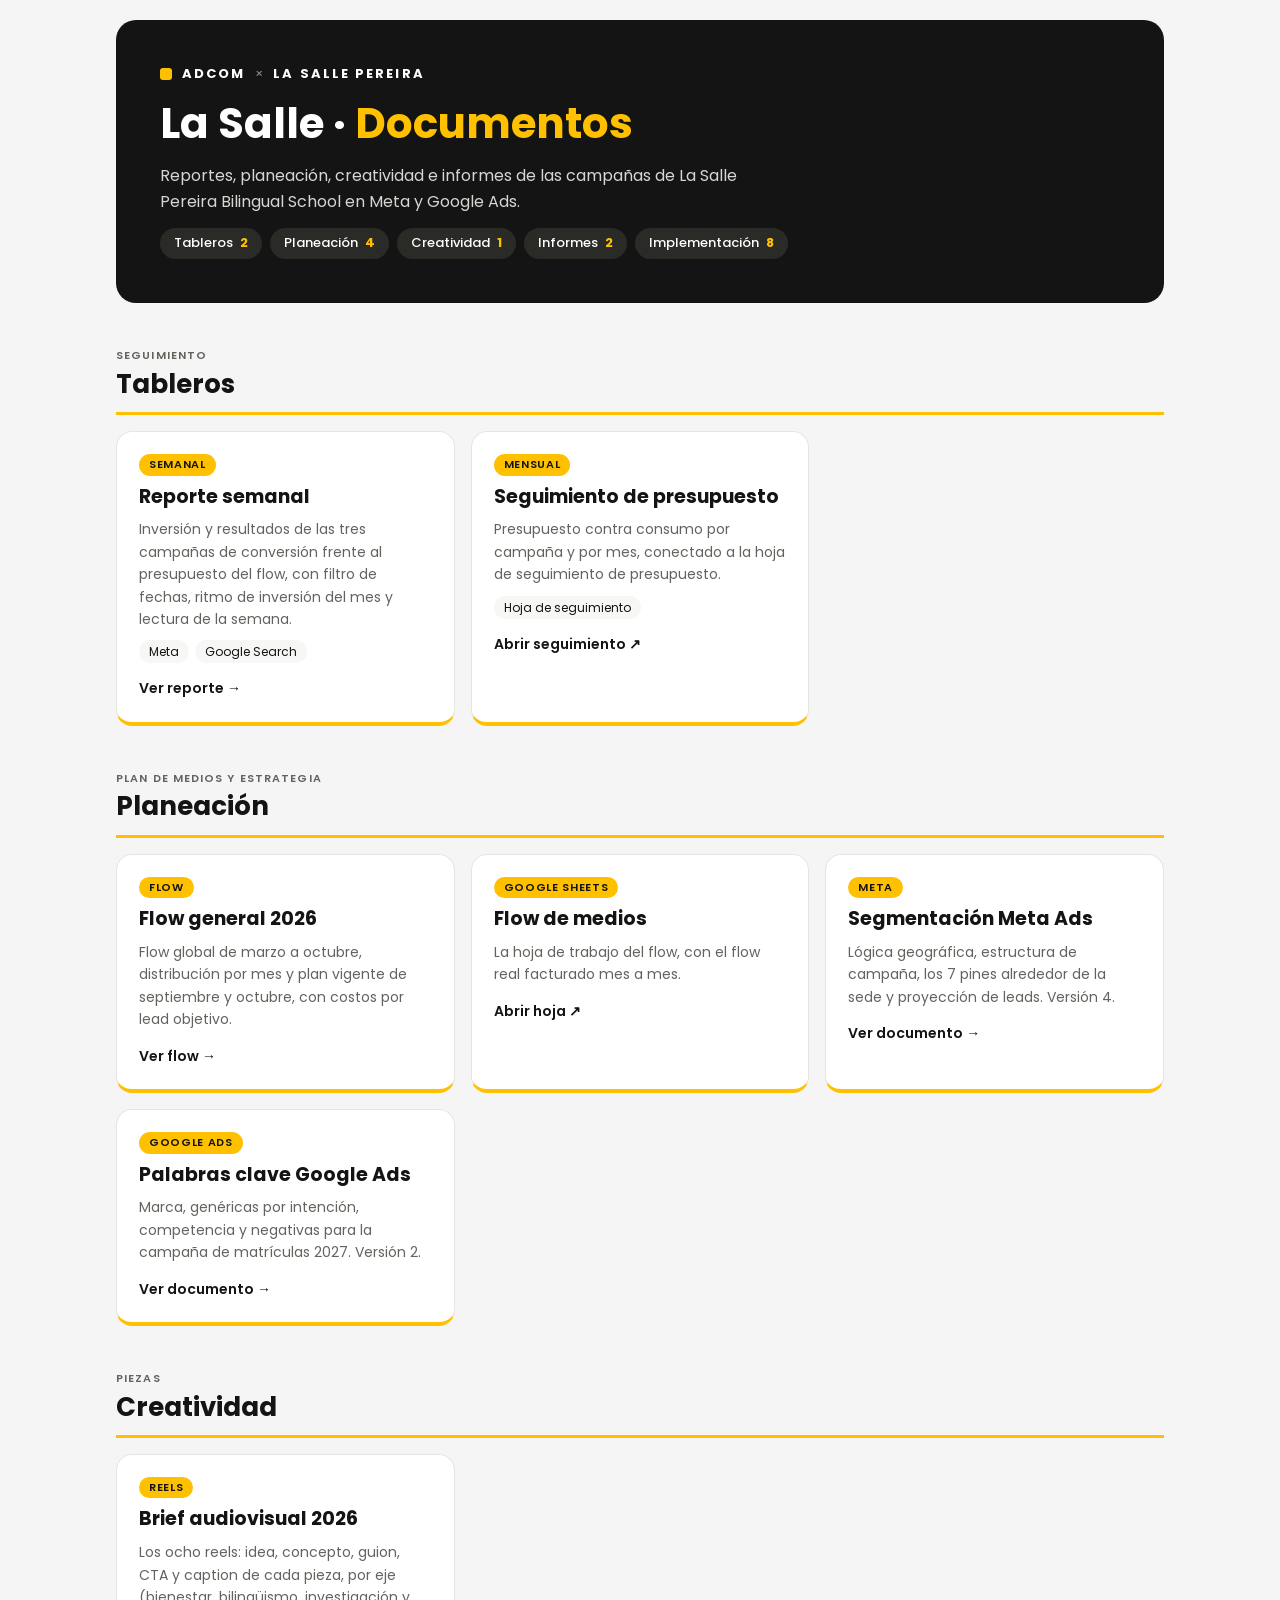
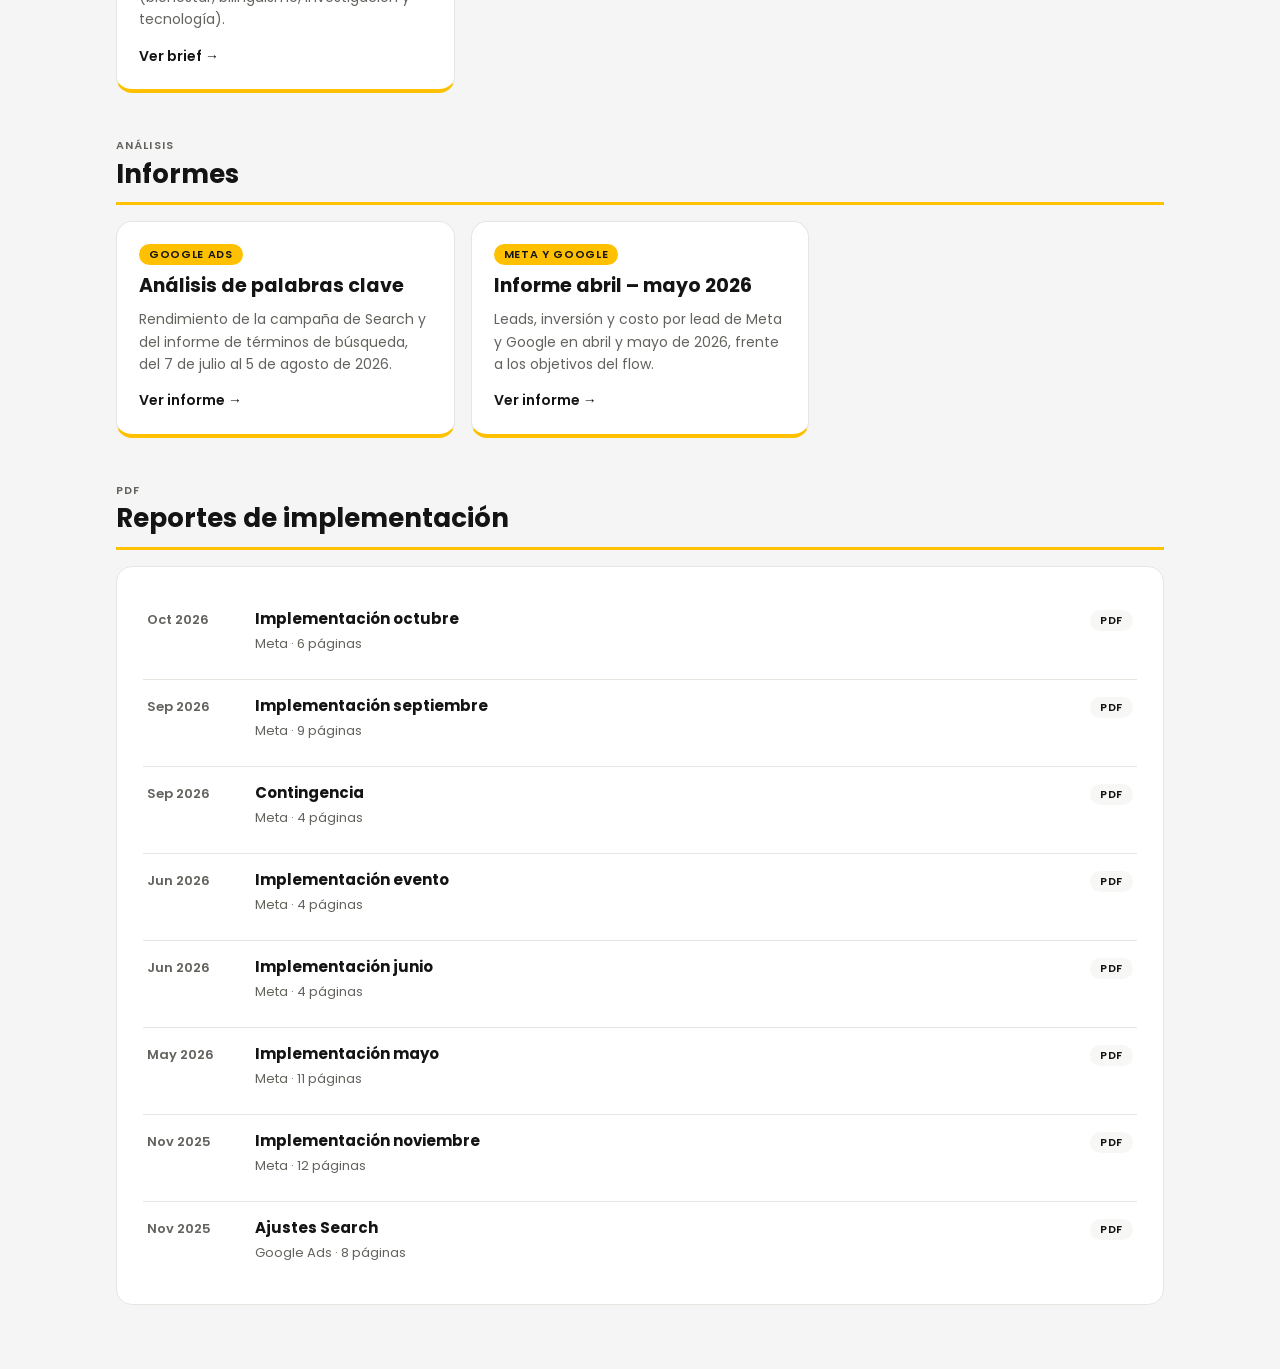
<file: index.html>
<!doctype html>
<html lang="es">
<head>
<meta charset="utf-8">
<meta name="viewport" content="width=device-width, initial-scale=1">
<title>La Salle · Documentos</title>
<link rel="preconnect" href="https://fonts.googleapis.com">
<link rel="stylesheet" href="https://fonts.googleapis.com/css2?family=Poppins:wght@400;500;600;700&display=swap">
<link rel="stylesheet" href="assets/css/adcom.css">
<style>
.jump { display: flex; flex-wrap: wrap; gap: 8px; }
.jump a { font-size: 13px; font-weight: 500; text-decoration: none; background: #2A2A27; color: var(--head-ink); border-radius: 99px; padding: 5px 14px; }
.jump a:hover, .jump a:focus-visible { background: var(--accent); color: var(--ink); outline: none; }
.jump b { color: var(--accent); margin-left: 4px; }
.jump a:hover b, .jump a:focus-visible b { color: var(--ink); }
.files { display: grid; }
.file { display: grid; grid-template-columns: 92px 1fr auto; gap: 4px 16px; align-items: baseline; padding: 14px 4px; border-top: 1px solid var(--line); text-decoration: none; color: var(--ink); }
.file:first-child { border-top: 0; }
.file:hover, .file:focus-visible { background: var(--accent-soft); outline: none; border-radius: 10px; }
.file .when { font-size: 13px; font-weight: 600; color: var(--muted); font-variant-numeric: tabular-nums; }
.file .what b { display: block; font-size: 15px; }
.file .what span { font-size: 13px; color: var(--muted); }
.file .kind { font-size: 11px; font-weight: 600; letter-spacing: .06em; background: var(--panel); border-radius: 99px; padding: 2px 10px; }
@media (max-width: 560px) { .file { grid-template-columns: 1fr auto; } .file .when { grid-column: 1 / -1; } }
</style>
</head>
<body>
<div class="wrap">

<header class="top">
  <div class="brand"><i></i>ADCOM <span class="sep">×</span> LA SALLE PEREIRA</div>
  <h1>La Salle · <span>Documentos</span></h1>
  <p>Reportes, planeación, creatividad e informes de las campañas de La Salle Pereira Bilingual School en Meta y Google Ads.</p>
  <nav class="jump" aria-label="Secciones">
    <a href="#tableros">Tableros <b>2</b></a>
    <a href="#planeacion">Planeación <b>4</b></a>
    <a href="#creatividad">Creatividad <b>1</b></a>
    <a href="#informes">Informes <b>2</b></a>
    <a href="#implementacion">Implementación <b>8</b></a>
  </nav>
</header>

<section class="section" id="tableros">
  <div class="section-head">
    <p class="eyebrow">Seguimiento</p>
    <h2>Tableros</h2>
  </div>
  <div class="grid">
    <a class="card" href="reporte-semanal.html">
      <span class="tag">Semanal</span>
      <h3>Reporte semanal</h3>
      <p>Inversión y resultados de las tres campañas de conversión frente al presupuesto del flow, con filtro de fechas, ritmo de inversión del mes y lectura de la semana.</p>
      <ul class="facts"><li>Meta</li><li>Google Search</li></ul>
      <span class="go">Ver reporte →</span>
    </a>
    <a class="card" href="https://adcomgroupco.github.io/seguimientos-eros/seguimiento-lasalle" target="_blank" rel="noopener">
      <span class="tag">Mensual</span>
      <h3>Seguimiento de presupuesto</h3>
      <p>Presupuesto contra consumo por campaña y por mes, conectado a la hoja de seguimiento de presupuesto.</p>
      <ul class="facts"><li>Hoja de seguimiento</li></ul>
      <span class="go">Abrir seguimiento ↗</span>
    </a>
  </div>
</section>

<section class="section" id="planeacion">
  <div class="section-head">
    <p class="eyebrow">Plan de medios y estrategia</p>
    <h2>Planeación</h2>
  </div>
  <div class="grid">
    <a class="card" href="flow-general.html">
      <span class="tag">Flow</span>
      <h3>Flow general 2026</h3>
      <p>Flow global de marzo a octubre, distribución por mes y plan vigente de septiembre y octubre, con costos por lead objetivo.</p>
      <span class="go">Ver flow →</span>
    </a>
    <a class="card" href="https://docs.google.com/spreadsheets/d/1eItWY7G0UAMiy8FIjpqEUT_m43j5wFbPhaVgrjh6Rvk/edit" target="_blank" rel="noopener">
      <span class="tag">Google Sheets</span>
      <h3>Flow de medios</h3>
      <p>La hoja de trabajo del flow, con el flow real facturado mes a mes.</p>
      <span class="go">Abrir hoja ↗</span>
    </a>
    <a class="card" href="segmentacion-meta.html">
      <span class="tag">Meta</span>
      <h3>Segmentación Meta Ads</h3>
      <p>Lógica geográfica, estructura de campaña, los 7 pines alrededor de la sede y proyección de leads. Versión 4.</p>
      <span class="go">Ver documento →</span>
    </a>
    <a class="card" href="palabras-clave-google-ads.html">
      <span class="tag">Google Ads</span>
      <h3>Palabras clave Google Ads</h3>
      <p>Marca, genéricas por intención, competencia y negativas para la campaña de matrículas 2027. Versión 2.</p>
      <span class="go">Ver documento →</span>
    </a>
  </div>
</section>

<section class="section" id="creatividad">
  <div class="section-head">
    <p class="eyebrow">Piezas</p>
    <h2>Creatividad</h2>
  </div>
  <div class="grid">
    <a class="card" href="brief-audiovisual.html">
      <span class="tag">Reels</span>
      <h3>Brief audiovisual 2026</h3>
      <p>Los ocho reels: idea, concepto, guion, CTA y caption de cada pieza, por eje (bienestar, bilingüismo, investigación y tecnología).</p>
      <span class="go">Ver brief →</span>
    </a>
  </div>
</section>

<section class="section" id="informes">
  <div class="section-head">
    <p class="eyebrow">Análisis</p>
    <h2>Informes</h2>
  </div>
  <div class="grid">
    <a class="card" href="analisis-palabras-clave-search.html">
      <span class="tag">Google Ads</span>
      <h3>Análisis de palabras clave</h3>
      <p>Rendimiento de la campaña de Search y del informe de términos de búsqueda, del 7 de julio al 5 de agosto de 2026.</p>
      <span class="go">Ver informe →</span>
    </a>
    <a class="card" href="informe-abril-mayo-2026.html">
      <span class="tag">Meta y Google</span>
      <h3>Informe abril – mayo 2026</h3>
      <p>Leads, inversión y costo por lead de Meta y Google en abril y mayo de 2026, frente a los objetivos del flow.</p>
      <span class="go">Ver informe →</span>
    </a>
  </div>
</section>

<section class="section" id="implementacion">
  <div class="section-head">
    <p class="eyebrow">PDF</p>
    <h2>Reportes de implementación</h2>
  </div>
  <div class="panel files">
    <a class="file" href="informes/2026-10-implementacion.pdf" target="_blank" rel="noopener"><span class="when">Oct 2026</span><span class="what"><b>Implementación octubre</b><span>Meta · 6 páginas</span></span><span class="kind">PDF</span></a>
    <a class="file" href="informes/2026-09-implementacion.pdf" target="_blank" rel="noopener"><span class="when">Sep 2026</span><span class="what"><b>Implementación septiembre</b><span>Meta · 9 páginas</span></span><span class="kind">PDF</span></a>
    <a class="file" href="informes/2026-09-contingencia.pdf" target="_blank" rel="noopener"><span class="when">Sep 2026</span><span class="what"><b>Contingencia</b><span>Meta · 4 páginas</span></span><span class="kind">PDF</span></a>
    <a class="file" href="informes/2026-06-implementacion-evento-meta.pdf" target="_blank" rel="noopener"><span class="when">Jun 2026</span><span class="what"><b>Implementación evento</b><span>Meta · 4 páginas</span></span><span class="kind">PDF</span></a>
    <a class="file" href="informes/2026-06-implementacion-meta.pdf" target="_blank" rel="noopener"><span class="when">Jun 2026</span><span class="what"><b>Implementación junio</b><span>Meta · 4 páginas</span></span><span class="kind">PDF</span></a>
    <a class="file" href="informes/2026-05-implementacion-meta.pdf" target="_blank" rel="noopener"><span class="when">May 2026</span><span class="what"><b>Implementación mayo</b><span>Meta · 11 páginas</span></span><span class="kind">PDF</span></a>
    <a class="file" href="informes/2025-11-implementacion-meta.pdf" target="_blank" rel="noopener"><span class="when">Nov 2025</span><span class="what"><b>Implementación noviembre</b><span>Meta · 12 páginas</span></span><span class="kind">PDF</span></a>
    <a class="file" href="informes/2025-11-ajustes-search.pdf" target="_blank" rel="noopener"><span class="when">Nov 2025</span><span class="what"><b>Ajustes Search</b><span>Google Ads · 8 páginas</span></span><span class="kind">PDF</span></a>
  </div>
</section>

</div>
</body>
</html>
</file>
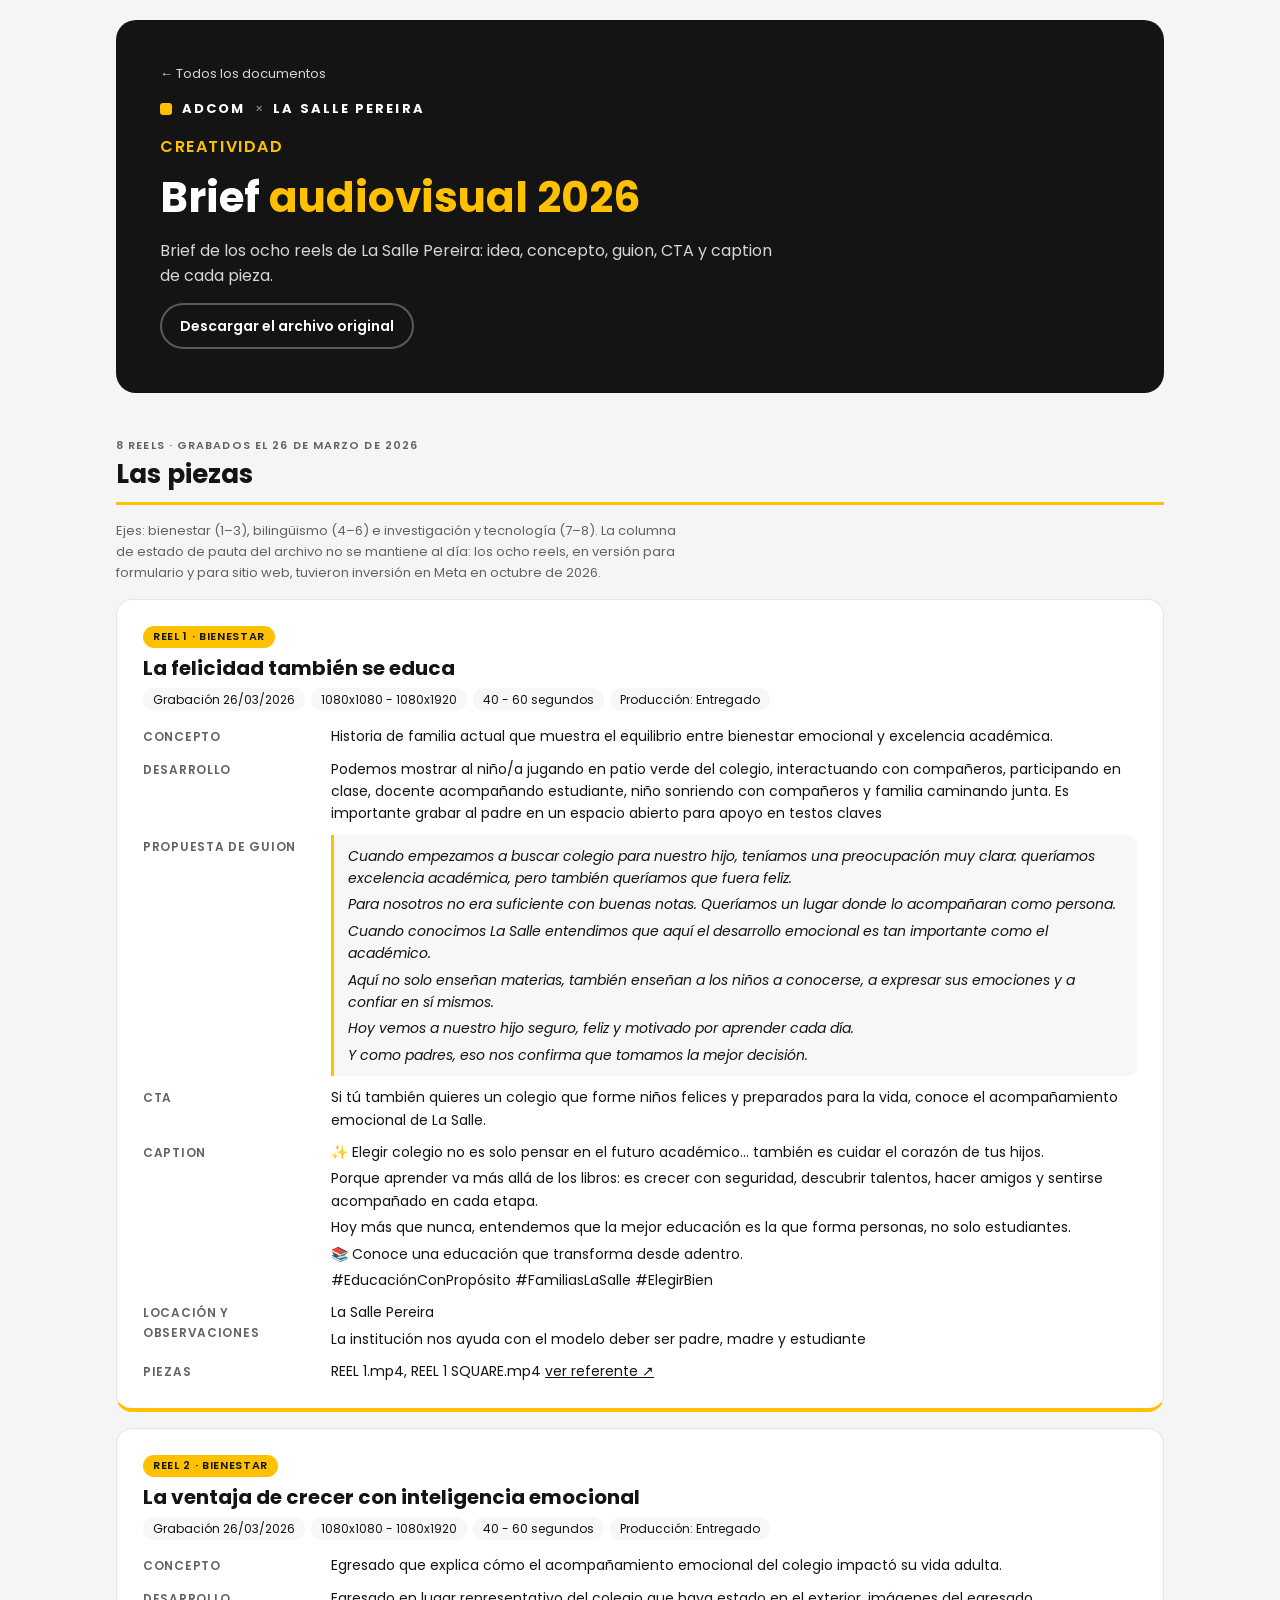
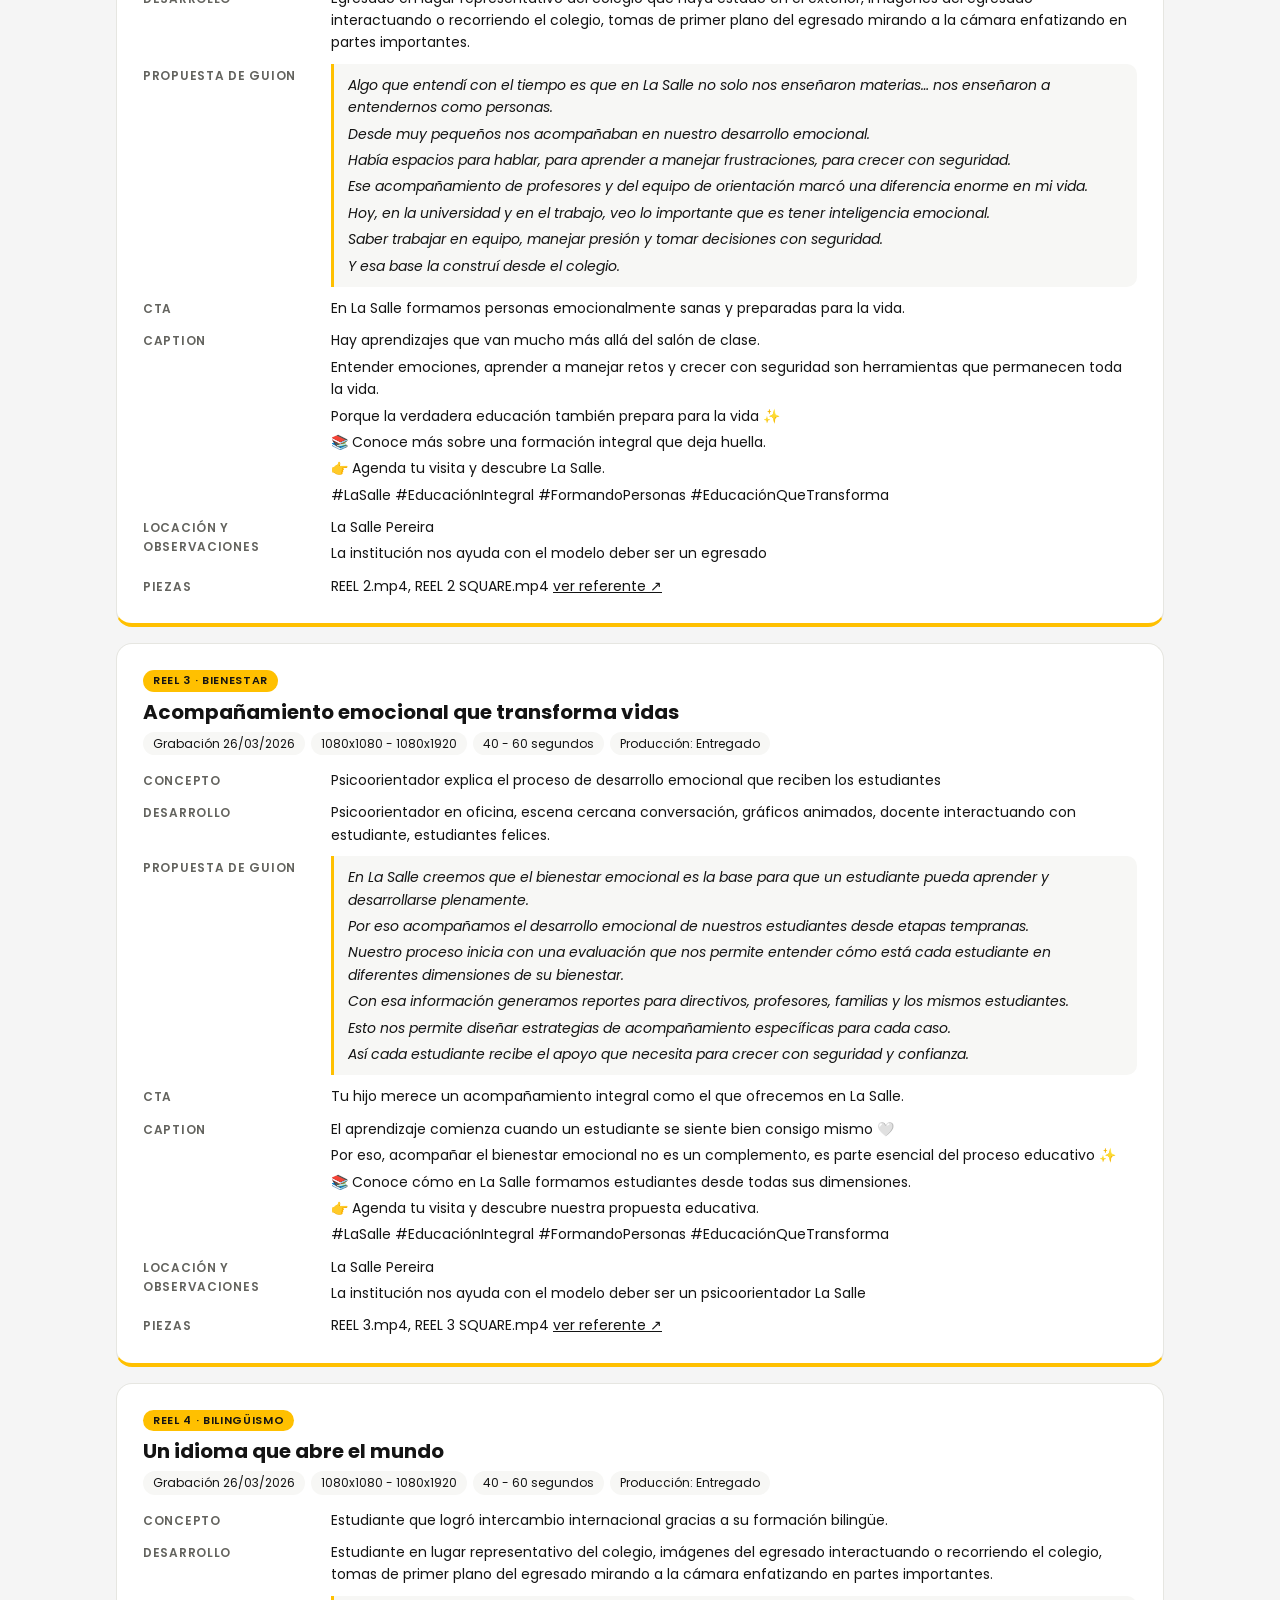
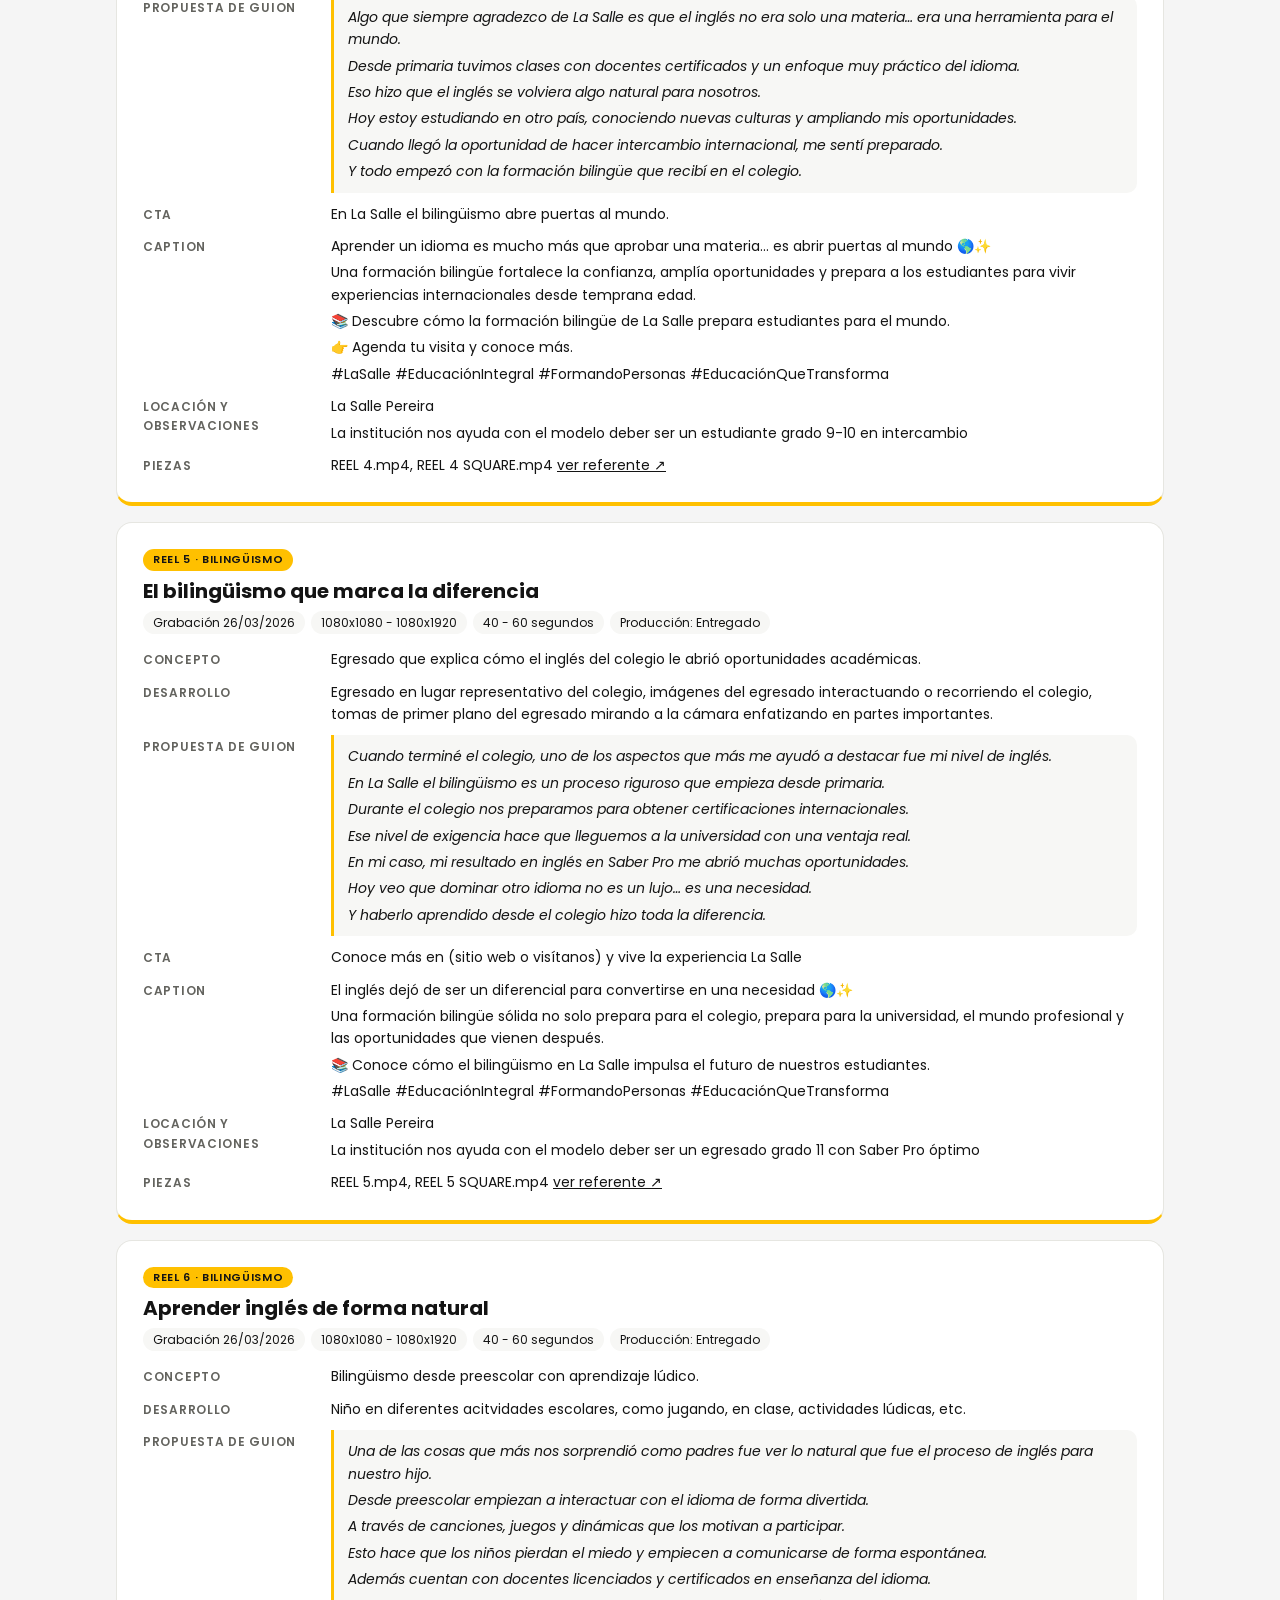
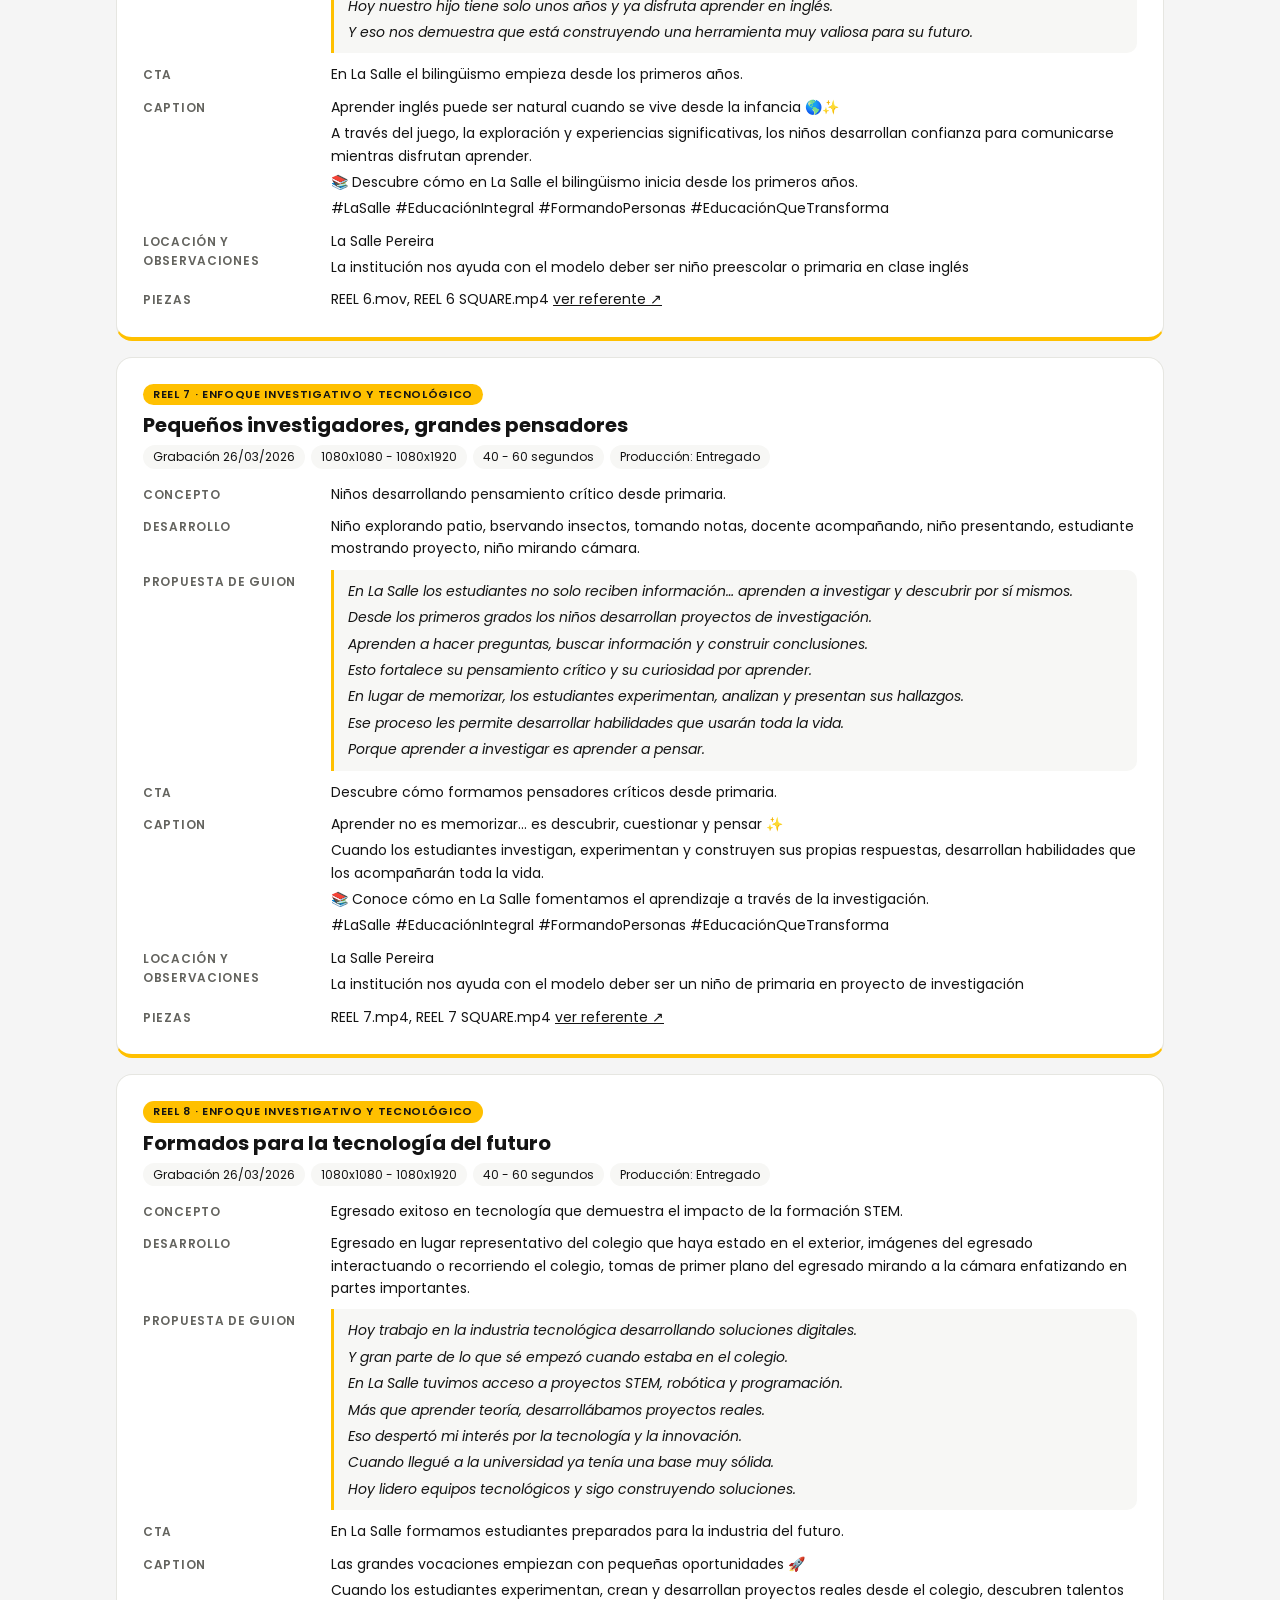
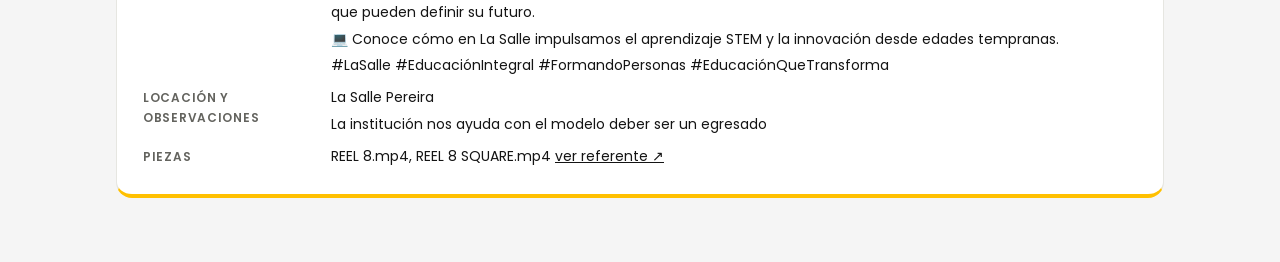
<file: brief-audiovisual.html>
<!doctype html>
<html lang="es">
<head>
<meta charset="utf-8">
<meta name="viewport" content="width=device-width, initial-scale=1">
<title>La Salle · Brief audiovisual</title>
<link rel="preconnect" href="https://fonts.googleapis.com">
<link rel="stylesheet" href="https://fonts.googleapis.com/css2?family=Poppins:wght@400;500;600;700&display=swap">
<link rel="stylesheet" href="assets/css/adcom.css">
<link rel="stylesheet" href="assets/css/documento.css">
</head>
<body>
<div class="wrap">

<header class="top">
  <a class="back" href="index.html">← Todos los documentos</a>
  <div class="brand"><i></i>ADCOM <span class="sep">×</span> LA SALLE PEREIRA</div>
  <p class="eyebrow on-dark">Creatividad</p>
  <h1>Brief <span>audiovisual 2026</span></h1>
  <p>Brief de los ocho reels de La Salle Pereira: idea, concepto, guion, CTA y caption de cada pieza.</p>
  <div class="actions"><a class="btn ghost" href="archivos/brief-audiovisual-2026.xlsx" download>Descargar el archivo original</a></div>
</header>


<section class="section">
  <div class="section-head"><p class="eyebrow">8 reels · grabados el 26 de marzo de 2026</p><h2>Las piezas</h2></div>
  <p class="note">Ejes: bienestar (1–3), bilingüismo (4–6) e investigación y tecnología (7–8). La columna de estado de pauta del archivo no se mantiene al día: los ocho reels, en versión para formulario y para sitio web, tuvieron inversión en Meta en octubre de 2026.</p>
  <div class="reels">
<article class="reel">
  <header>
    <span class="tag">Reel 1 · Bienestar</span>
    <h3>La felicidad también se educa</h3>
    <ul class="facts"><li>Grabación 26/03/2026</li><li>1080x1080 - 1080x1920</li><li>40 - 60 segundos</li><li>Producción: Entregado</li></ul>
  </header>
  <dl>
    <dt>Concepto</dt><dd><p>Historia de familia actual que muestra el equilibrio entre bienestar emocional y excelencia académica.</p></dd>
    <dt>Desarrollo</dt><dd><p>Podemos mostrar al niño/a jugando en patio verde del colegio, interactuando con compañeros, participando en clase, docente acompañando estudiante, niño sonriendo con compañeros y familia caminando junta. Es importante grabar al padre en un espacio abierto para apoyo en testos claves</p></dd>
    <dt>Propuesta de guion</dt><dd class="script"><p>Cuando empezamos a buscar colegio para nuestro hijo, teníamos una preocupación muy clara: queríamos excelencia académica, pero también queríamos que fuera feliz.</p><p>Para nosotros no era suficiente con buenas notas. Queríamos un lugar donde lo acompañaran como persona.</p><p>Cuando conocimos La Salle entendimos que aquí el desarrollo emocional es tan importante como el académico.</p><p>Aquí no solo enseñan materias, también enseñan a los niños a conocerse, a expresar sus emociones y a confiar en sí mismos.</p><p>Hoy vemos a nuestro hijo seguro, feliz y motivado por aprender cada día.</p><p>Y como padres, eso nos confirma que tomamos la mejor decisión.</p></dd>
    <dt>CTA</dt><dd><p>Si tú también quieres un colegio que forme niños felices y preparados para la vida, conoce el acompañamiento emocional de La Salle.</p></dd>
    <dt>Caption</dt><dd><p>✨ Elegir colegio no es solo pensar en el futuro académico… también es cuidar el corazón de tus hijos.</p><p>Porque aprender va más allá de los libros: es crecer con seguridad, descubrir talentos, hacer amigos y sentirse acompañado en cada etapa.</p><p>Hoy más que nunca, entendemos que la mejor educación es la que forma personas, no solo estudiantes.</p><p>📚 Conoce una educación que transforma desde adentro.</p><p>#EducaciónConPropósito #FamiliasLaSalle #ElegirBien</p></dd>
    <dt>Locación y observaciones</dt><dd><p>La Salle Pereira</p><p>La institución nos ayuda con el modelo deber ser padre, madre y estudiante</p></dd>
    <dt>Piezas</dt><dd><p>REEL 1.mp4, REEL 1  SQUARE.mp4 <a href="https://www.instagram.com/reel/DUYuj3pj6hJ/?utm_source=ig_web_copy_link&amp;igsh=MzRlODBiNWFlZA==" target="_blank" rel="noopener">ver referente ↗</a></p></dd>
  </dl>
</article>
<article class="reel">
  <header>
    <span class="tag">Reel 2 · Bienestar</span>
    <h3>La ventaja de crecer con inteligencia emocional</h3>
    <ul class="facts"><li>Grabación 26/03/2026</li><li>1080x1080 - 1080x1920</li><li>40 - 60 segundos</li><li>Producción: Entregado</li></ul>
  </header>
  <dl>
    <dt>Concepto</dt><dd><p>Egresado que explica cómo el acompañamiento emocional del colegio impactó su vida adulta.</p></dd>
    <dt>Desarrollo</dt><dd><p>Egresado en lugar representativo del colegio que haya estado en el exterior, imágenes del egresado interactuando o recorriendo el colegio, tomas de primer plano del egresado mirando a la cámara enfatizando en partes importantes.</p></dd>
    <dt>Propuesta de guion</dt><dd class="script"><p>Algo que entendí con el tiempo es que en La Salle no solo nos enseñaron materias… nos enseñaron a entendernos como personas.</p><p>Desde muy pequeños nos acompañaban en nuestro desarrollo emocional.</p><p>Había espacios para hablar, para aprender a manejar frustraciones, para crecer con seguridad.</p><p>Ese acompañamiento de profesores y del equipo de orientación marcó una diferencia enorme en mi vida.</p><p>Hoy, en la universidad y en el trabajo, veo lo importante que es tener inteligencia emocional.</p><p>Saber trabajar en equipo, manejar presión y tomar decisiones con seguridad.</p><p>Y esa base la construí desde el colegio.</p></dd>
    <dt>CTA</dt><dd><p>En La Salle formamos personas emocionalmente sanas y preparadas para la vida.</p></dd>
    <dt>Caption</dt><dd><p>Hay aprendizajes que van mucho más allá del salón de clase.</p><p>Entender emociones, aprender a manejar retos y crecer con seguridad son herramientas que permanecen toda la vida.</p><p>Porque la verdadera educación también prepara para la vida ✨</p><p>📚 Conoce más sobre una formación integral que deja huella.</p><p>👉 Agenda tu visita y descubre La Salle.</p><p>#LaSalle #EducaciónIntegral #FormandoPersonas #EducaciónQueTransforma</p></dd>
    <dt>Locación y observaciones</dt><dd><p>La Salle Pereira</p><p>La institución nos ayuda con el modelo deber ser un egresado</p></dd>
    <dt>Piezas</dt><dd><p>REEL 2.mp4, REEL 2 SQUARE.mp4 <a href="https://www.instagram.com/reel/DU9OlvPiY_e/?utm_source=ig_web_copy_link&amp;igsh=MzRlODBiNWFlZA==" target="_blank" rel="noopener">ver referente ↗</a></p></dd>
  </dl>
</article>
<article class="reel">
  <header>
    <span class="tag">Reel 3 · Bienestar</span>
    <h3>Acompañamiento emocional que transforma vidas</h3>
    <ul class="facts"><li>Grabación 26/03/2026</li><li>1080x1080 - 1080x1920</li><li>40 - 60 segundos</li><li>Producción: Entregado</li></ul>
  </header>
  <dl>
    <dt>Concepto</dt><dd><p>Psicoorientador explica el proceso de desarrollo emocional que reciben los estudiantes</p></dd>
    <dt>Desarrollo</dt><dd><p>Psicoorientador en oficina, escena cercana conversación, gráficos animados, docente interactuando con estudiante, estudiantes felices.</p></dd>
    <dt>Propuesta de guion</dt><dd class="script"><p>En La Salle creemos que el bienestar emocional es la base para que un estudiante pueda aprender y desarrollarse plenamente.</p><p>Por eso acompañamos el desarrollo emocional de nuestros estudiantes desde etapas tempranas.</p><p>Nuestro proceso inicia con una evaluación que nos permite entender cómo está cada estudiante en diferentes dimensiones de su bienestar.</p><p>Con esa información generamos reportes para directivos, profesores, familias y los mismos estudiantes.</p><p>Esto nos permite diseñar estrategias de acompañamiento específicas para cada caso.</p><p>Así cada estudiante recibe el apoyo que necesita para crecer con seguridad y confianza.</p></dd>
    <dt>CTA</dt><dd><p>Tu hijo merece un acompañamiento integral como el que ofrecemos en La Salle.</p></dd>
    <dt>Caption</dt><dd><p>El aprendizaje comienza cuando un estudiante se siente bien consigo mismo 🤍</p><p>Por eso, acompañar el bienestar emocional no es un complemento, es parte esencial del proceso educativo ✨</p><p>📚 Conoce cómo en La Salle formamos estudiantes desde todas sus dimensiones.</p><p>👉 Agenda tu visita y descubre nuestra propuesta educativa.</p><p>#LaSalle #EducaciónIntegral #FormandoPersonas #EducaciónQueTransforma</p></dd>
    <dt>Locación y observaciones</dt><dd><p>La Salle Pereira</p><p>La institución nos ayuda con el modelo deber ser un psicoorientador La Salle</p></dd>
    <dt>Piezas</dt><dd><p>REEL 3.mp4, REEL 3 SQUARE.mp4 <a href="https://www.instagram.com/reel/DUeBl9lkU53/?utm_source=ig_web_copy_link&amp;igsh=MzRlODBiNWFlZA==" target="_blank" rel="noopener">ver referente ↗</a></p></dd>
  </dl>
</article>
<article class="reel">
  <header>
    <span class="tag">Reel 4 · Bilingüismo</span>
    <h3>Un idioma que abre el mundo</h3>
    <ul class="facts"><li>Grabación 26/03/2026</li><li>1080x1080 - 1080x1920</li><li>40 - 60 segundos</li><li>Producción: Entregado</li></ul>
  </header>
  <dl>
    <dt>Concepto</dt><dd><p>Estudiante que logró intercambio internacional gracias a su formación bilingüe.</p></dd>
    <dt>Desarrollo</dt><dd><p>Estudiante en lugar representativo del colegio, imágenes del egresado interactuando o recorriendo el colegio, tomas de primer plano del egresado mirando a la cámara enfatizando en partes importantes.</p></dd>
    <dt>Propuesta de guion</dt><dd class="script"><p>Algo que siempre agradezco de La Salle es que el inglés no era solo una materia… era una herramienta para el mundo.</p><p>Desde primaria tuvimos clases con docentes certificados y un enfoque muy práctico del idioma.</p><p>Eso hizo que el inglés se volviera algo natural para nosotros.</p><p>Hoy estoy estudiando en otro país, conociendo nuevas culturas y ampliando mis oportunidades.</p><p>Cuando llegó la oportunidad de hacer intercambio internacional, me sentí preparado.</p><p>Y todo empezó con la formación bilingüe que recibí en el colegio.</p></dd>
    <dt>CTA</dt><dd><p>En La Salle el bilingüismo abre puertas al mundo.</p></dd>
    <dt>Caption</dt><dd><p>Aprender un idioma es mucho más que aprobar una materia… es abrir puertas al mundo 🌎✨</p><p>Una formación bilingüe fortalece la confianza, amplía oportunidades y prepara a los estudiantes para vivir experiencias internacionales desde temprana edad.</p><p>📚 Descubre cómo la formación bilingüe de La Salle prepara estudiantes para el mundo.</p><p>👉 Agenda tu visita y conoce más.</p><p>#LaSalle #EducaciónIntegral #FormandoPersonas #EducaciónQueTransforma</p></dd>
    <dt>Locación y observaciones</dt><dd><p>La Salle Pereira</p><p>La institución nos ayuda con el modelo deber ser un estudiante grado 9-10 en intercambio</p></dd>
    <dt>Piezas</dt><dd><p>REEL 4.mp4, REEL 4 SQUARE.mp4 <a href="https://www.instagram.com/reel/DRIpEHujztR/?utm_source=ig_web_copy_link&amp;igsh=MzRlODBiNWFlZA==" target="_blank" rel="noopener">ver referente ↗</a></p></dd>
  </dl>
</article>
<article class="reel">
  <header>
    <span class="tag">Reel 5 · Bilingüismo</span>
    <h3>El bilingüismo que marca la diferencia</h3>
    <ul class="facts"><li>Grabación 26/03/2026</li><li>1080x1080 - 1080x1920</li><li>40 - 60 segundos</li><li>Producción: Entregado</li></ul>
  </header>
  <dl>
    <dt>Concepto</dt><dd><p>Egresado que explica cómo el inglés del colegio le abrió oportunidades académicas.</p></dd>
    <dt>Desarrollo</dt><dd><p>Egresado en lugar representativo del colegio, imágenes del egresado interactuando o recorriendo el colegio, tomas de primer plano del egresado mirando a la cámara enfatizando en partes importantes.</p></dd>
    <dt>Propuesta de guion</dt><dd class="script"><p>Cuando terminé el colegio, uno de los aspectos que más me ayudó a destacar fue mi nivel de inglés.</p><p>En La Salle el bilingüismo es un proceso riguroso que empieza desde primaria.</p><p>Durante el colegio nos preparamos para obtener certificaciones internacionales.</p><p>Ese nivel de exigencia hace que lleguemos a la universidad con una ventaja real.</p><p>En mi caso, mi resultado en inglés en Saber Pro me abrió muchas oportunidades.</p><p>Hoy veo que dominar otro idioma no es un lujo… es una necesidad.</p><p>Y haberlo aprendido desde el colegio hizo toda la diferencia.</p></dd>
    <dt>CTA</dt><dd><p>Conoce más en (sitio web o visítanos) y vive la experiencia La Salle</p></dd>
    <dt>Caption</dt><dd><p>El inglés dejó de ser un diferencial para convertirse en una necesidad 🌎✨</p><p>Una formación bilingüe sólida no solo prepara para el colegio, prepara para la universidad, el mundo profesional y las oportunidades que vienen después.</p><p>📚 Conoce cómo el bilingüismo en La Salle impulsa el futuro de nuestros estudiantes.</p><p>#LaSalle #EducaciónIntegral #FormandoPersonas #EducaciónQueTransforma</p></dd>
    <dt>Locación y observaciones</dt><dd><p>La Salle Pereira</p><p>La institución nos ayuda con el modelo deber ser un egresado grado 11 con Saber Pro óptimo</p></dd>
    <dt>Piezas</dt><dd><p>REEL 5.mp4, REEL 5 SQUARE.mp4 <a href="https://www.instagram.com/reel/DTylpGVkU3_/?utm_source=ig_web_copy_link&amp;igsh=MzRlODBiNWFlZA==" target="_blank" rel="noopener">ver referente ↗</a></p></dd>
  </dl>
</article>
<article class="reel">
  <header>
    <span class="tag">Reel 6 · Bilingüismo</span>
    <h3>Aprender inglés de forma natural</h3>
    <ul class="facts"><li>Grabación 26/03/2026</li><li>1080x1080 - 1080x1920</li><li>40 - 60 segundos</li><li>Producción: Entregado</li></ul>
  </header>
  <dl>
    <dt>Concepto</dt><dd><p>Bilingüismo desde preescolar con aprendizaje lúdico.</p></dd>
    <dt>Desarrollo</dt><dd><p>Niño en diferentes acitvidades escolares, como jugando, en clase, actividades lúdicas, etc.</p></dd>
    <dt>Propuesta de guion</dt><dd class="script"><p>Una de las cosas que más nos sorprendió como padres fue ver lo natural que fue el proceso de inglés para nuestro hijo.</p><p>Desde preescolar empiezan a interactuar con el idioma de forma divertida.</p><p>A través de canciones, juegos y dinámicas que los motivan a participar.</p><p>Esto hace que los niños pierdan el miedo y empiecen a comunicarse de forma espontánea.</p><p>Además cuentan con docentes licenciados y certificados en enseñanza del idioma.</p><p>Hoy nuestro hijo tiene solo unos años y ya disfruta aprender en inglés.</p><p>Y eso nos demuestra que está construyendo una herramienta muy valiosa para su futuro.</p></dd>
    <dt>CTA</dt><dd><p>En La Salle el bilingüismo empieza desde los primeros años.</p></dd>
    <dt>Caption</dt><dd><p>Aprender inglés puede ser natural cuando se vive desde la infancia 🌎✨</p><p>A través del juego, la exploración y experiencias significativas, los niños desarrollan confianza para comunicarse mientras disfrutan aprender.</p><p>📚 Descubre cómo en La Salle el bilingüismo inicia desde los primeros años.</p><p>#LaSalle #EducaciónIntegral #FormandoPersonas #EducaciónQueTransforma</p></dd>
    <dt>Locación y observaciones</dt><dd><p>La Salle Pereira</p><p>La institución nos ayuda con el modelo deber ser niño preescolar o primaria en clase inglés</p></dd>
    <dt>Piezas</dt><dd><p>REEL 6.mov, REEL 6 SQUARE.mp4 <a href="https://www.instagram.com/reel/DKKYGEUxSCw/?utm_source=ig_web_copy_link&amp;igsh=MzRlODBiNWFlZA==" target="_blank" rel="noopener">ver referente ↗</a></p></dd>
  </dl>
</article>
<article class="reel">
  <header>
    <span class="tag">Reel 7 · Enfoque investigativo y tecnológico</span>
    <h3>Pequeños investigadores, grandes pensadores</h3>
    <ul class="facts"><li>Grabación 26/03/2026</li><li>1080x1080 - 1080x1920</li><li>40 - 60 segundos</li><li>Producción: Entregado</li></ul>
  </header>
  <dl>
    <dt>Concepto</dt><dd><p>Niños desarrollando pensamiento crítico desde primaria.</p></dd>
    <dt>Desarrollo</dt><dd><p>Niño explorando patio, bservando insectos, tomando notas, docente acompañando, niño presentando, estudiante mostrando proyecto, niño mirando cámara.</p></dd>
    <dt>Propuesta de guion</dt><dd class="script"><p>En La Salle los estudiantes no solo reciben información… aprenden a investigar y descubrir por sí mismos.</p><p>Desde los primeros grados los niños desarrollan proyectos de investigación.</p><p>Aprenden a hacer preguntas, buscar información y construir conclusiones.</p><p>Esto fortalece su pensamiento crítico y su curiosidad por aprender.</p><p>En lugar de memorizar, los estudiantes experimentan, analizan y presentan sus hallazgos.</p><p>Ese proceso les permite desarrollar habilidades que usarán toda la vida.</p><p>Porque aprender a investigar es aprender a pensar.</p></dd>
    <dt>CTA</dt><dd><p>Descubre cómo formamos pensadores críticos desde primaria.</p></dd>
    <dt>Caption</dt><dd><p>Aprender no es memorizar… es descubrir, cuestionar y pensar ✨</p><p>Cuando los estudiantes investigan, experimentan y construyen sus propias respuestas, desarrollan habilidades que los acompañarán toda la vida.</p><p>📚 Conoce cómo en La Salle fomentamos el aprendizaje a través de la investigación.</p><p>#LaSalle #EducaciónIntegral #FormandoPersonas #EducaciónQueTransforma</p></dd>
    <dt>Locación y observaciones</dt><dd><p>La Salle Pereira</p><p>La institución nos ayuda con el modelo deber ser un niño de primaria en proyecto de investigación</p></dd>
    <dt>Piezas</dt><dd><p>REEL 7.mp4, REEL 7 SQUARE.mp4 <a href="https://www.instagram.com/reel/DUy2g9fkRDt/?utm_source=ig_web_copy_link&amp;igsh=MzRlODBiNWFlZA==" target="_blank" rel="noopener">ver referente ↗</a></p></dd>
  </dl>
</article>
<article class="reel">
  <header>
    <span class="tag">Reel 8 · Enfoque investigativo y tecnológico</span>
    <h3>Formados para la tecnología del futuro</h3>
    <ul class="facts"><li>Grabación 26/03/2026</li><li>1080x1080 - 1080x1920</li><li>40 - 60 segundos</li><li>Producción: Entregado</li></ul>
  </header>
  <dl>
    <dt>Concepto</dt><dd><p>Egresado exitoso en tecnología que demuestra el impacto de la formación STEM.</p></dd>
    <dt>Desarrollo</dt><dd><p>Egresado en lugar representativo del colegio que haya estado en el exterior, imágenes del egresado interactuando o recorriendo el colegio, tomas de primer plano del egresado mirando a la cámara enfatizando en partes importantes.</p></dd>
    <dt>Propuesta de guion</dt><dd class="script"><p>Hoy trabajo en la industria tecnológica desarrollando soluciones digitales.</p><p>Y gran parte de lo que sé empezó cuando estaba en el colegio.</p><p>En La Salle tuvimos acceso a proyectos STEM, robótica y programación.</p><p>Más que aprender teoría, desarrollábamos proyectos reales.</p><p>Eso despertó mi interés por la tecnología y la innovación.</p><p>Cuando llegué a la universidad ya tenía una base muy sólida.</p><p>Hoy lidero equipos tecnológicos y sigo construyendo soluciones.</p></dd>
    <dt>CTA</dt><dd><p>En La Salle formamos estudiantes preparados para la industria del futuro.</p></dd>
    <dt>Caption</dt><dd><p>Las grandes vocaciones empiezan con pequeñas oportunidades 🚀</p><p>Cuando los estudiantes experimentan, crean y desarrollan proyectos reales desde el colegio, descubren talentos que pueden definir su futuro.</p><p>💻 Conoce cómo en La Salle impulsamos el aprendizaje STEM y la innovación desde edades tempranas.</p><p>#LaSalle #EducaciónIntegral #FormandoPersonas #EducaciónQueTransforma</p></dd>
    <dt>Locación y observaciones</dt><dd><p>La Salle Pereira</p><p>La institución nos ayuda con el modelo deber ser un egresado</p></dd>
    <dt>Piezas</dt><dd><p>REEL 8.mp4, REEL 8 SQUARE.mp4 <a href="https://www.instagram.com/reel/DTyI-ifCHLQ/?utm_source=ig_web_copy_link&amp;igsh=MzRlODBiNWFlZA==" target="_blank" rel="noopener">ver referente ↗</a></p></dd>
  </dl>
</article></div>
</section>


</div>
</body>
</html>
</file>
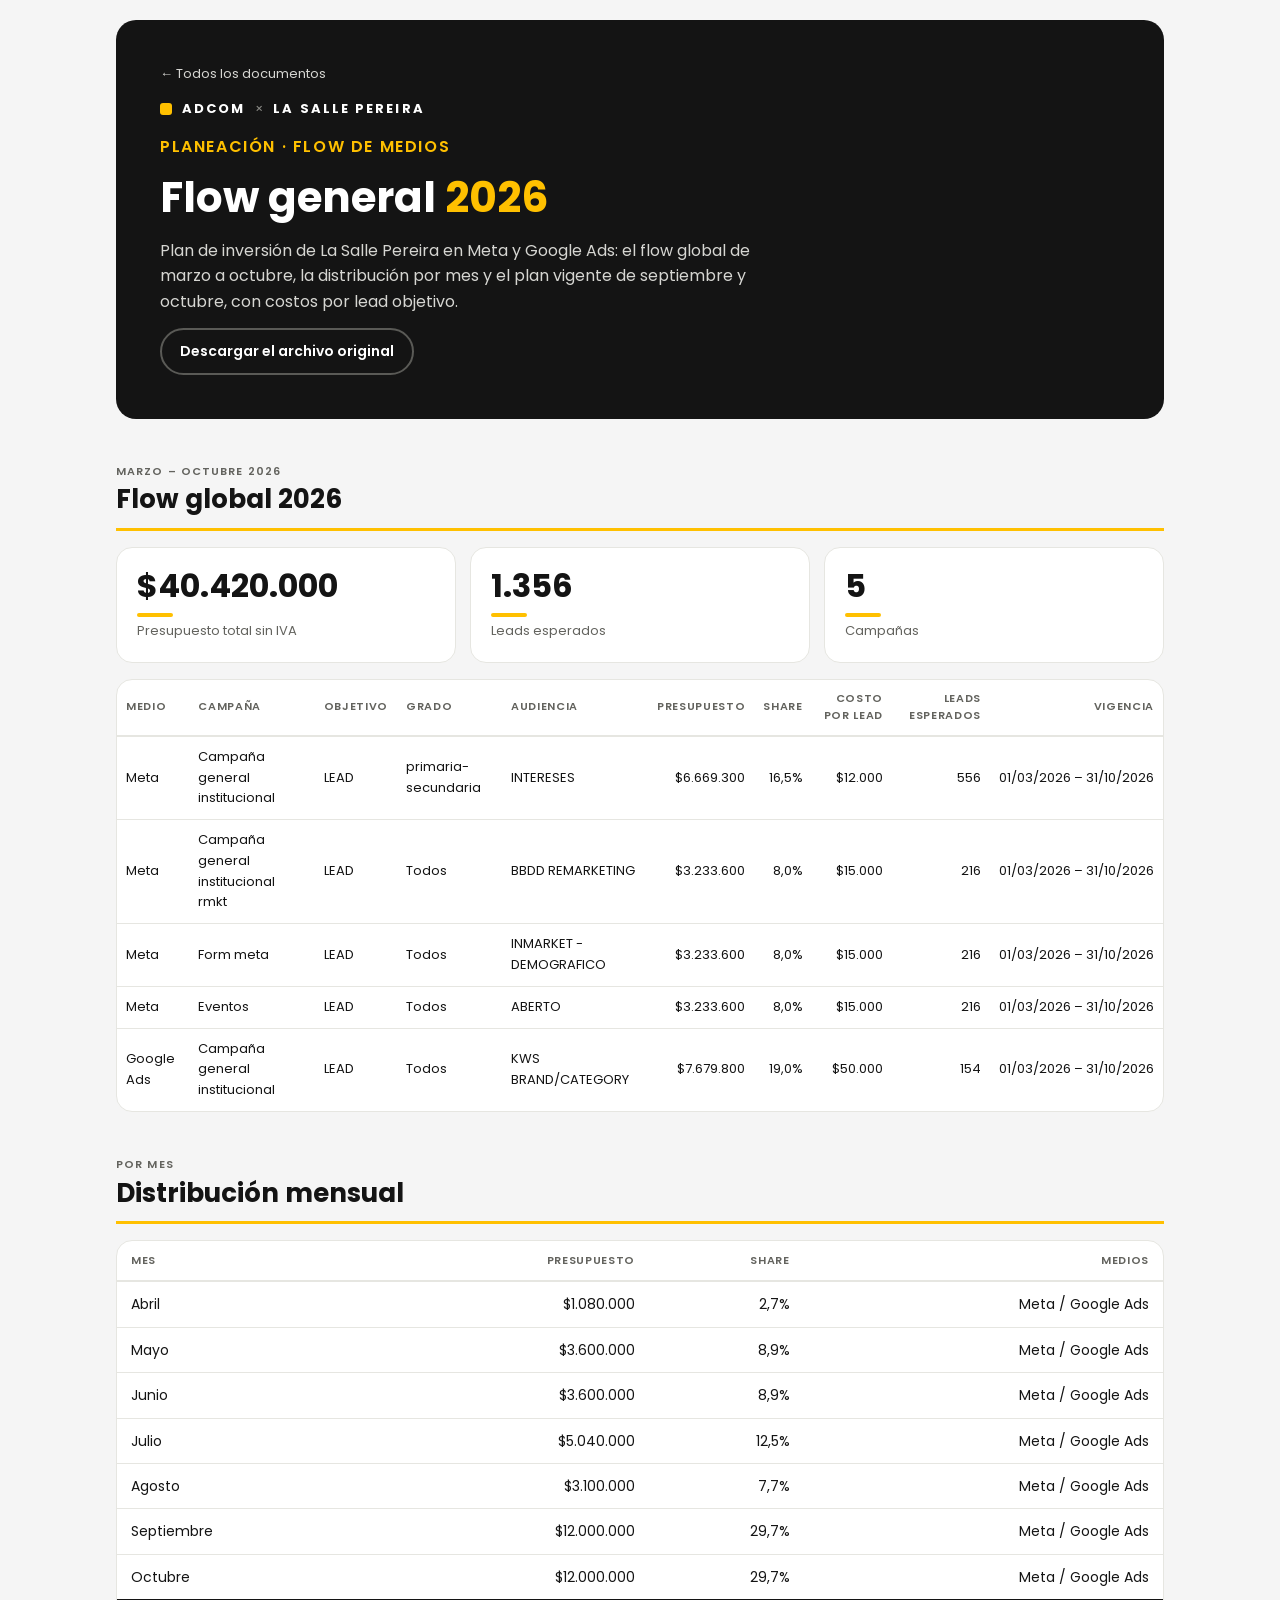
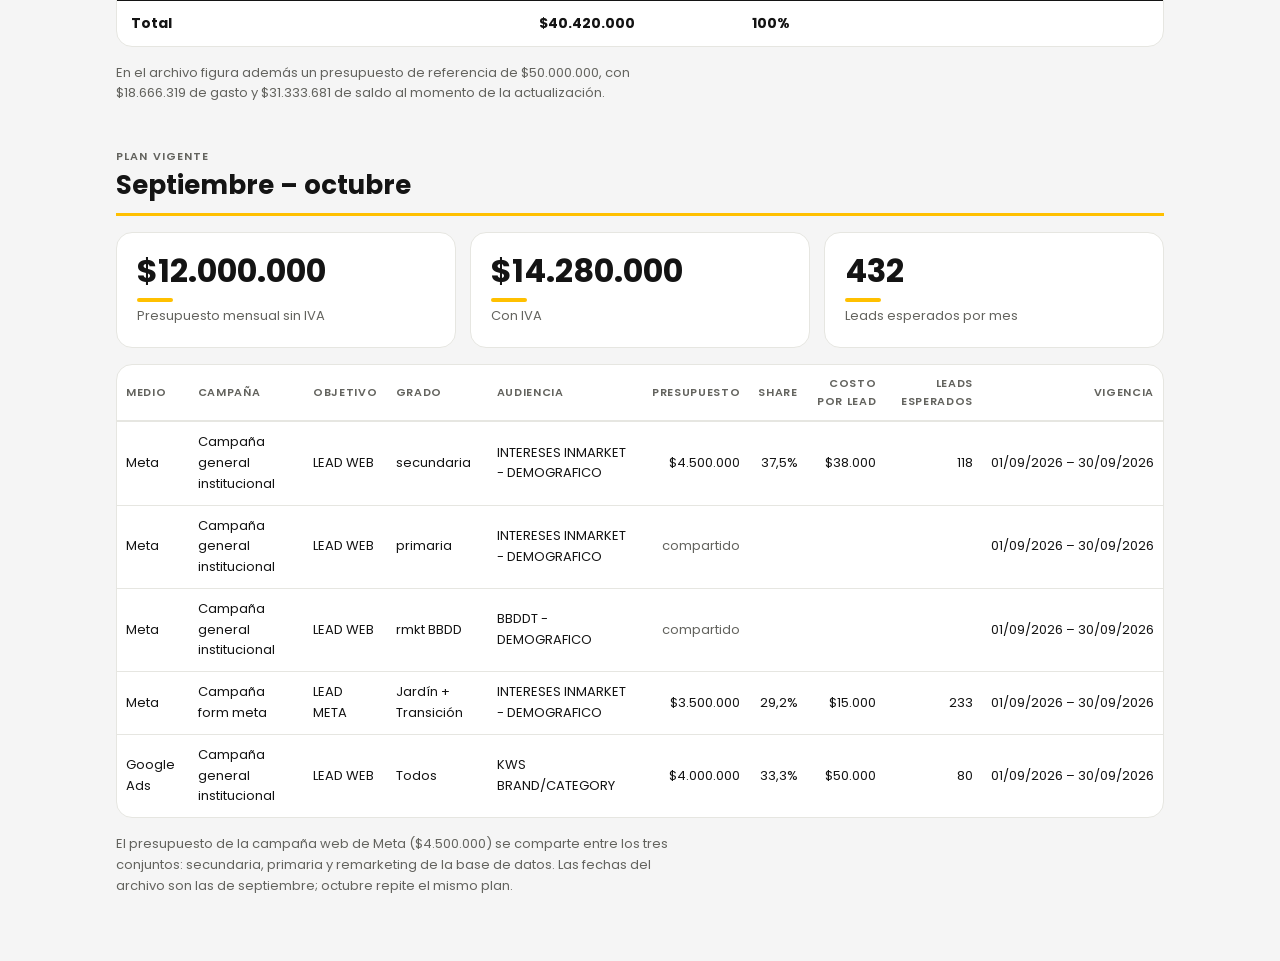
<file: flow-general.html>
<!doctype html>
<html lang="es">
<head>
<meta charset="utf-8">
<meta name="viewport" content="width=device-width, initial-scale=1">
<title>La Salle · Flow general</title>
<link rel="preconnect" href="https://fonts.googleapis.com">
<link rel="stylesheet" href="https://fonts.googleapis.com/css2?family=Poppins:wght@400;500;600;700&display=swap">
<link rel="stylesheet" href="assets/css/adcom.css">
<link rel="stylesheet" href="assets/css/documento.css">
</head>
<body>
<div class="wrap">

<header class="top">
  <a class="back" href="index.html">← Todos los documentos</a>
  <div class="brand"><i></i>ADCOM <span class="sep">×</span> LA SALLE PEREIRA</div>
  <p class="eyebrow on-dark">Planeación · Flow de medios</p>
  <h1>Flow general <span>2026</span></h1>
  <p>Plan de inversión de La Salle Pereira en Meta y Google Ads: el flow global de marzo a octubre, la distribución por mes y el plan vigente de septiembre y octubre, con costos por lead objetivo.</p>
  <div class="actions"><a class="btn ghost" href="archivos/flow-general-2026.xlsx" download>Descargar el archivo original</a></div>
</header>


<section class="section">
  <div class="section-head"><p class="eyebrow">Marzo – octubre 2026</p><h2>Flow global 2026</h2></div>
  <div class="kpis"><div class=kpi><b>$40.420.000</b><span>Presupuesto total sin IVA</span></div><div class=kpi><b>1.356</b><span>Leads esperados</span></div><div class=kpi><b>5</b><span>Campañas</span></div></div>
  <div class="table-wrap"><table class="tight"><thead><tr><th>Medio</th><th>Campaña</th><th>Objetivo</th><th>Grado</th><th>Audiencia</th><th>Presupuesto</th><th>Share</th><th>Costo por lead</th><th>Leads esperados</th><th>Vigencia</th></tr></thead><tbody><tr><td>Meta</td><td>Campaña general institucional</td><td>LEAD</td><td>primaria-secundaria</td><td>INTERESES</td><td>$6.669.300</td><td>16,5%</td><td>$12.000</td><td>556</td><td>01/03/2026 – 31/10/2026</td></tr><tr><td>Meta</td><td>Campaña general institucional rmkt</td><td>LEAD</td><td>Todos</td><td>BBDD REMARKETING</td><td>$3.233.600</td><td>8,0%</td><td>$15.000</td><td>216</td><td>01/03/2026 – 31/10/2026</td></tr><tr><td>Meta</td><td>Form meta</td><td>LEAD</td><td>Todos</td><td>INMARKET - DEMOGRAFICO</td><td>$3.233.600</td><td>8,0%</td><td>$15.000</td><td>216</td><td>01/03/2026 – 31/10/2026</td></tr><tr><td>Meta</td><td>Eventos</td><td>LEAD</td><td>Todos</td><td>ABERTO</td><td>$3.233.600</td><td>8,0%</td><td>$15.000</td><td>216</td><td>01/03/2026 – 31/10/2026</td></tr><tr><td>Google Ads</td><td>Campaña general institucional</td><td>LEAD</td><td>Todos</td><td>KWS  BRAND/CATEGORY</td><td>$7.679.800</td><td>19,0%</td><td>$50.000</td><td>154</td><td>01/03/2026 – 31/10/2026</td></tr></tbody></table></div>
</section>

<section class="section">
  <div class="section-head"><p class="eyebrow">Por mes</p><h2>Distribución mensual</h2></div>
  <div class="table-wrap"><table>
    <thead><tr><th>Mes</th><th>Presupuesto</th><th>Share</th><th>Medios</th></tr></thead>
    <tbody><tr><td>Abril</td><td>$1.080.000</td><td>2,7%</td><td>Meta / Google Ads</td></tr><tr><td>Mayo</td><td>$3.600.000</td><td>8,9%</td><td>Meta / Google Ads</td></tr><tr><td>Junio</td><td>$3.600.000</td><td>8,9%</td><td>Meta / Google Ads</td></tr><tr><td>Julio</td><td>$5.040.000</td><td>12,5%</td><td>Meta / Google Ads</td></tr><tr><td>Agosto</td><td>$3.100.000</td><td>7,7%</td><td>Meta / Google Ads</td></tr><tr><td>Septiembre</td><td>$12.000.000</td><td>29,7%</td><td>Meta / Google Ads</td></tr><tr><td>Octubre</td><td>$12.000.000</td><td>29,7%</td><td>Meta / Google Ads</td></tr></tbody>
    <tfoot><tr><td>Total</td><td>$40.420.000</td><td>100%</td><td></td></tr></tfoot>
  </table></div>
  <p class="note">En el archivo figura además un presupuesto de referencia de $50.000.000, con $18.666.319 de gasto y $31.333.681 de saldo al momento de la actualización.</p>
</section>

<section class="section">
  <div class="section-head"><p class="eyebrow">Plan vigente</p><h2>Septiembre – octubre</h2></div>
  <div class="kpis"><div class=kpi><b>$12.000.000</b><span>Presupuesto mensual sin IVA</span></div><div class=kpi><b>$14.280.000</b><span>Con IVA</span></div><div class=kpi><b>432</b><span>Leads esperados por mes</span></div></div>
  <div class="table-wrap"><table class="tight"><thead><tr><th>Medio</th><th>Campaña</th><th>Objetivo</th><th>Grado</th><th>Audiencia</th><th>Presupuesto</th><th>Share</th><th>Costo por lead</th><th>Leads esperados</th><th>Vigencia</th></tr></thead><tbody><tr><td>Meta</td><td>Campaña general institucional</td><td>LEAD WEB</td><td>secundaria</td><td>INTERESES INMARKET - DEMOGRAFICO</td><td>$4.500.000</td><td>37,5%</td><td>$38.000</td><td>118</td><td>01/09/2026 – 30/09/2026</td></tr><tr><td>Meta</td><td>Campaña general institucional</td><td>LEAD WEB</td><td>primaria</td><td>INTERESES INMARKET - DEMOGRAFICO</td><td><span class=muted>compartido</span></td><td></td><td></td><td></td><td>01/09/2026 – 30/09/2026</td></tr><tr><td>Meta</td><td>Campaña general institucional</td><td>LEAD WEB</td><td>rmkt BBDD</td><td>BBDDT - DEMOGRAFICO</td><td><span class=muted>compartido</span></td><td></td><td></td><td></td><td>01/09/2026 – 30/09/2026</td></tr><tr><td>Meta</td><td>Campaña form meta</td><td>LEAD META</td><td>Jardín + Transición</td><td>INTERESES INMARKET - DEMOGRAFICO</td><td>$3.500.000</td><td>29,2%</td><td>$15.000</td><td>233</td><td>01/09/2026 – 30/09/2026</td></tr><tr><td>Google Ads</td><td>Campaña general institucional</td><td>LEAD WEB</td><td>Todos</td><td>KWS  BRAND/CATEGORY</td><td>$4.000.000</td><td>33,3%</td><td>$50.000</td><td>80</td><td>01/09/2026 – 30/09/2026</td></tr></tbody></table></div>
  <p class="note">El presupuesto de la campaña web de Meta ($4.500.000) se comparte entre los tres conjuntos: secundaria, primaria y remarketing de la base de datos. Las fechas del archivo son las de septiembre; octubre repite el mismo plan.</p>
</section>


</div>
</body>
</html>
</file>
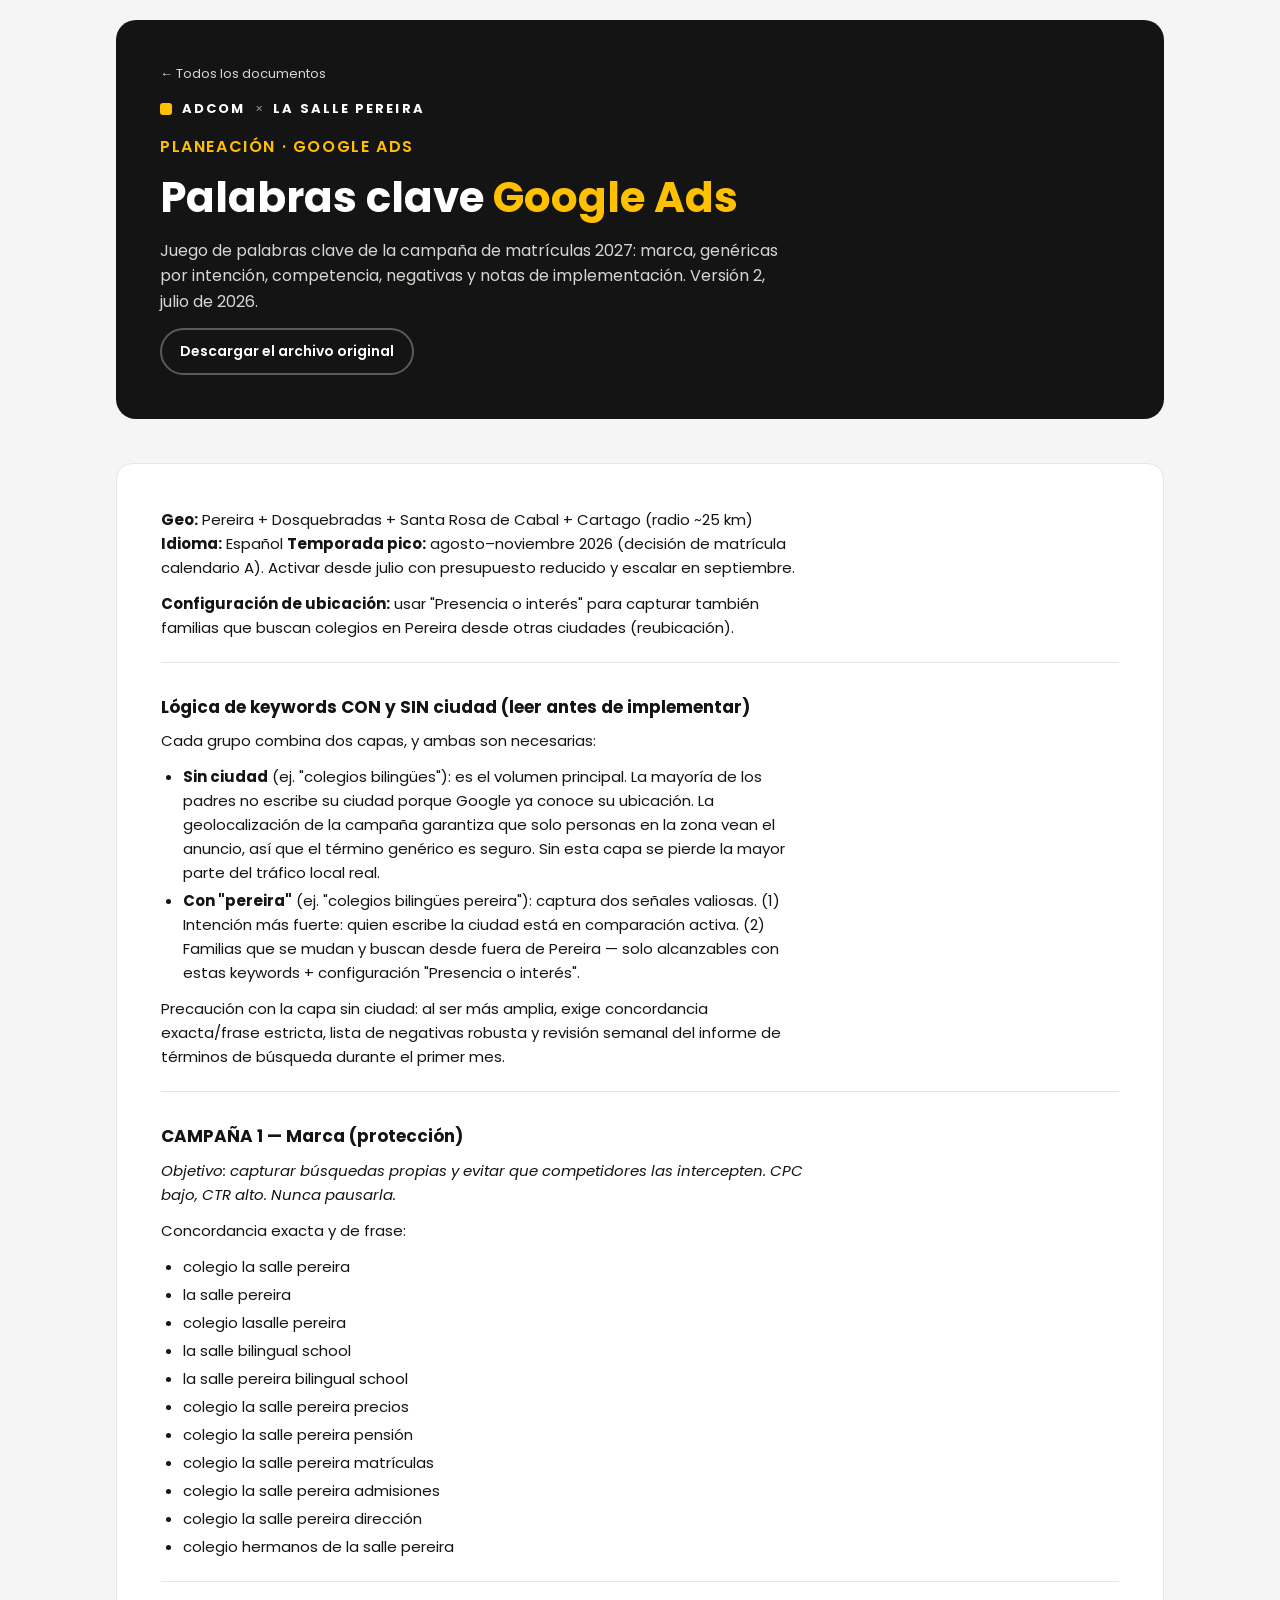
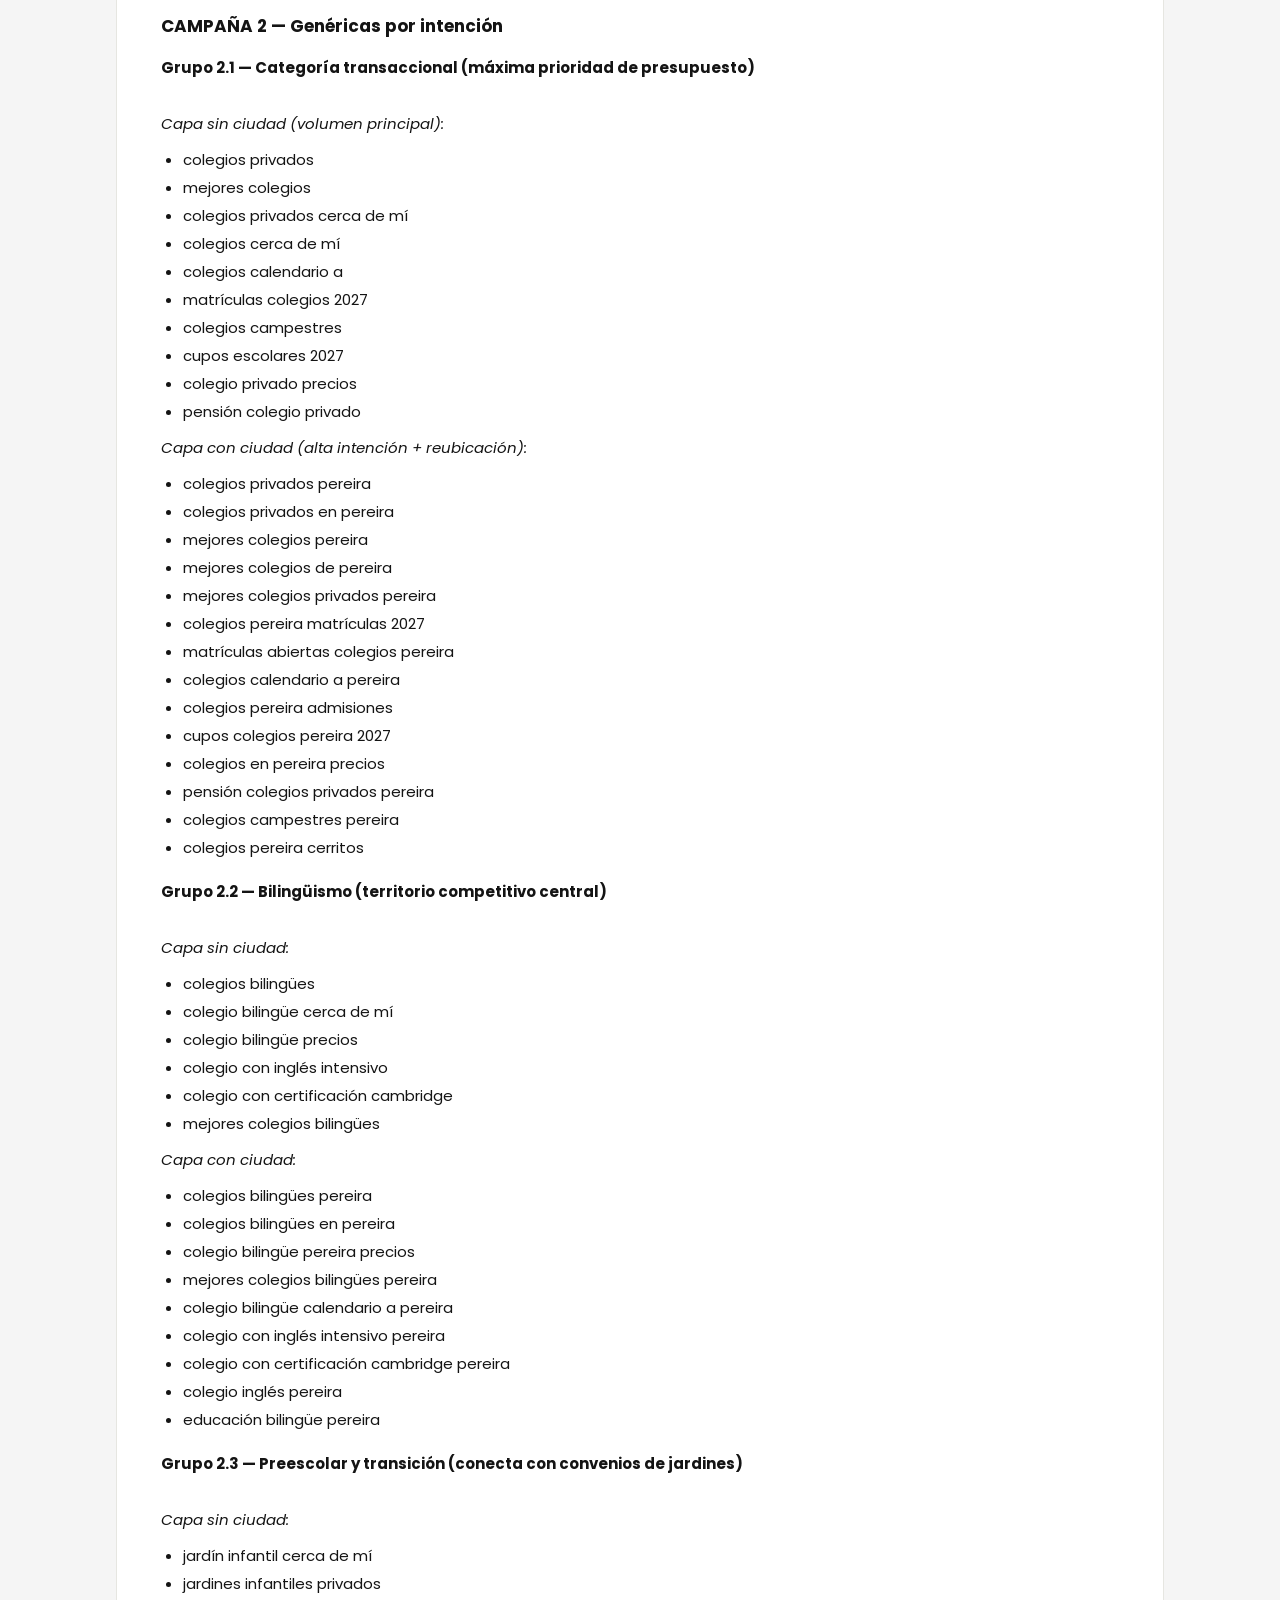
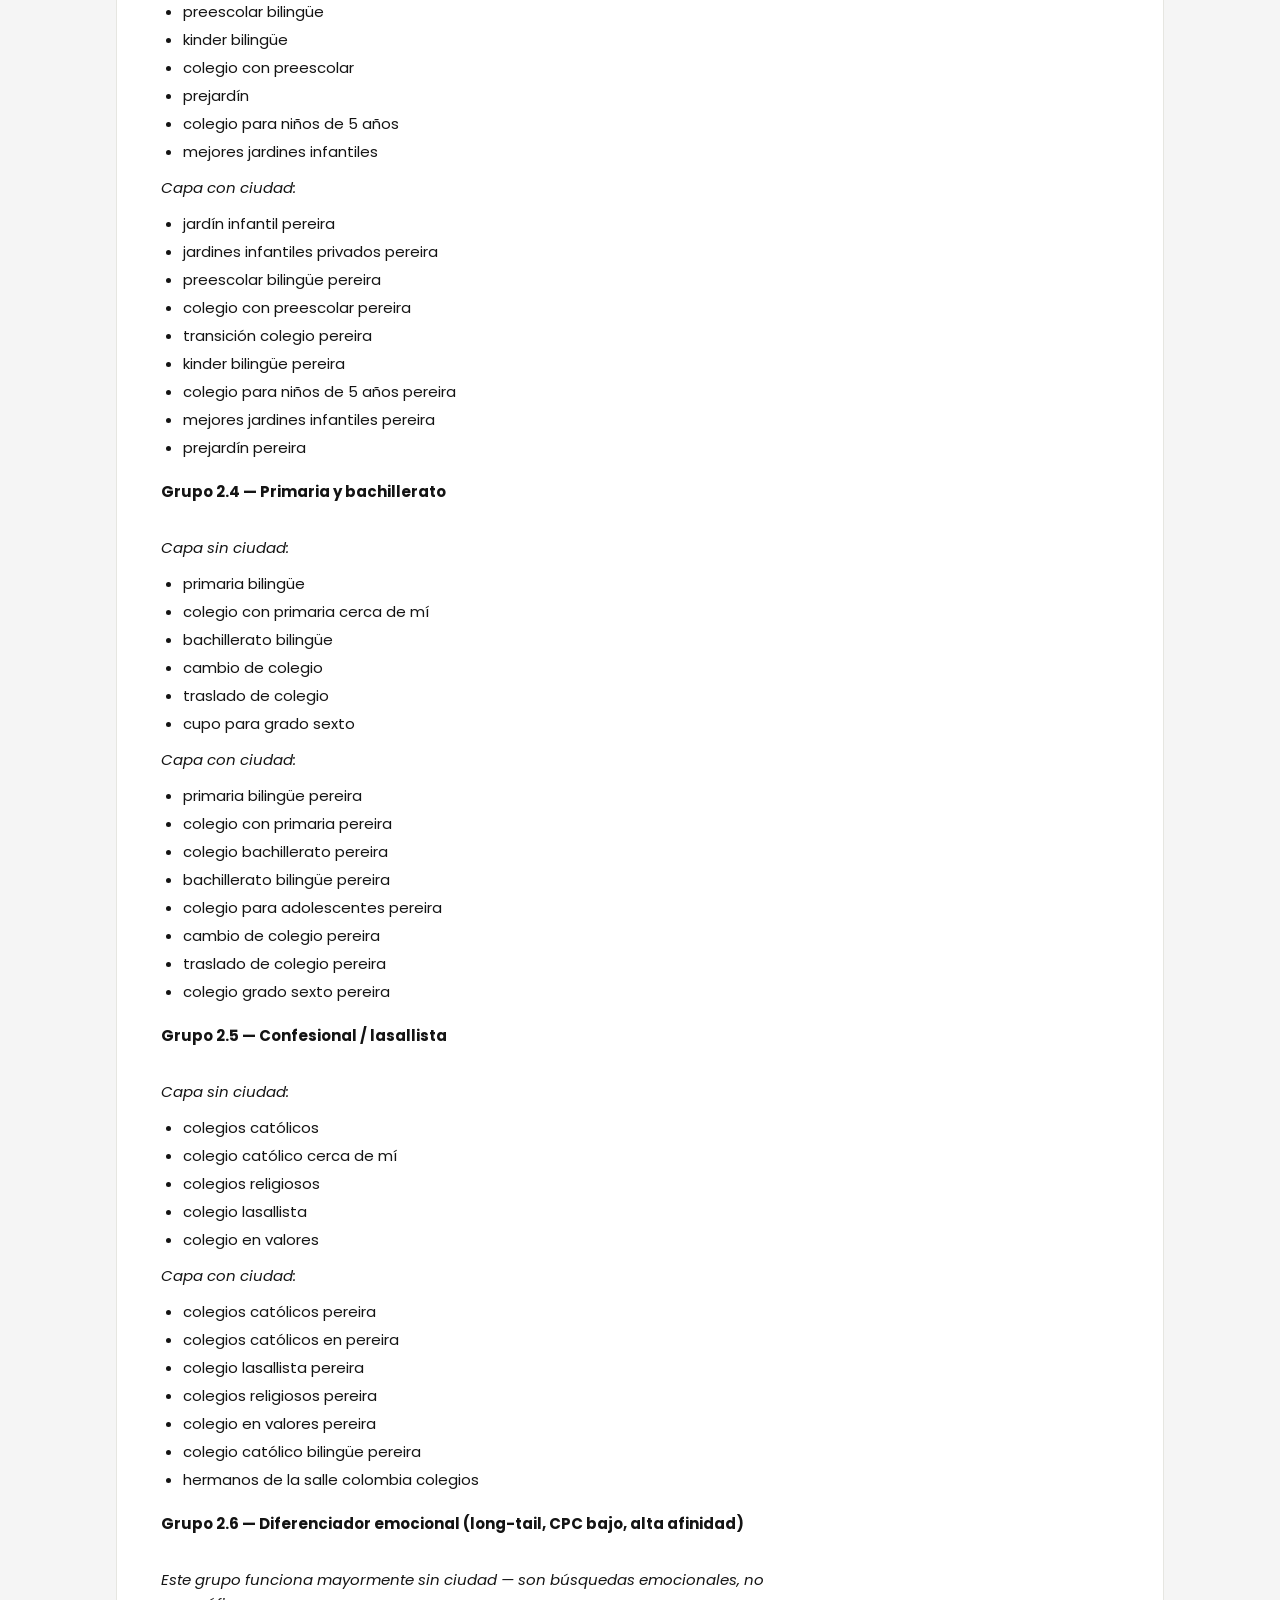
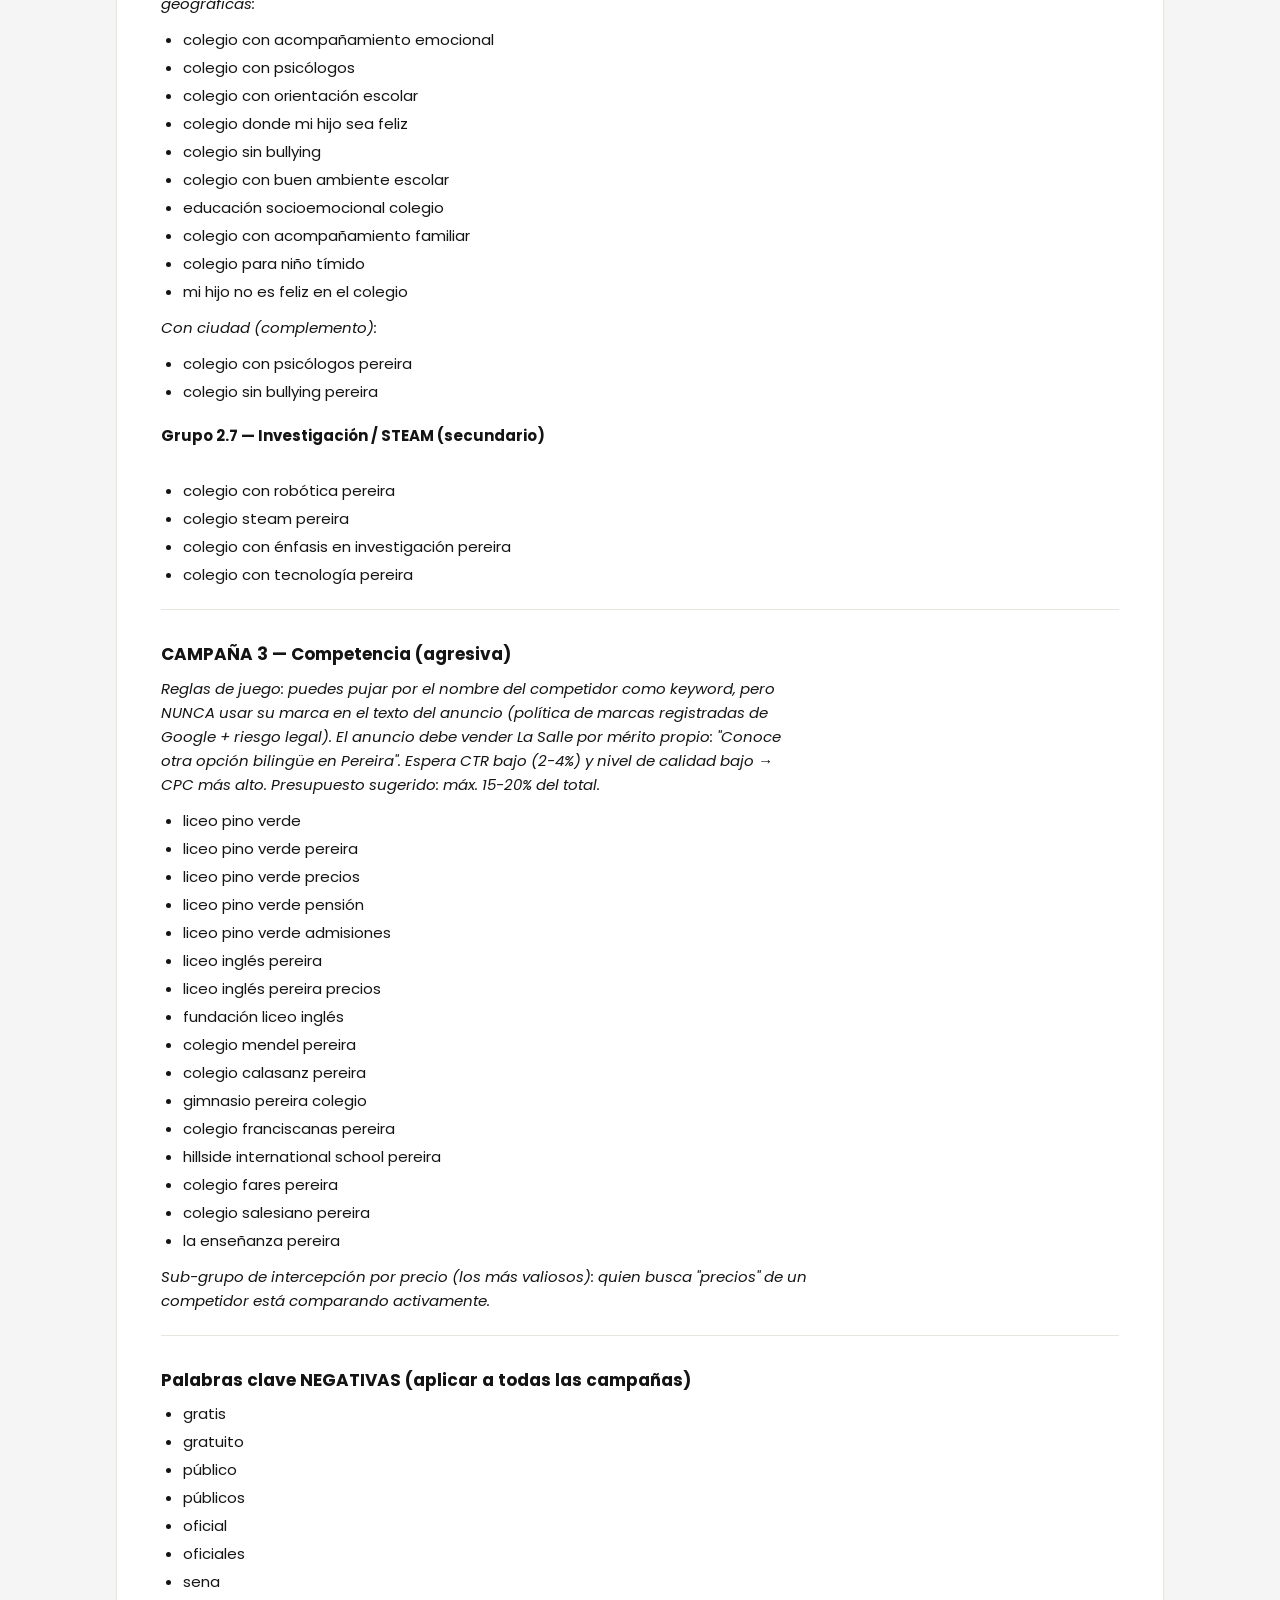
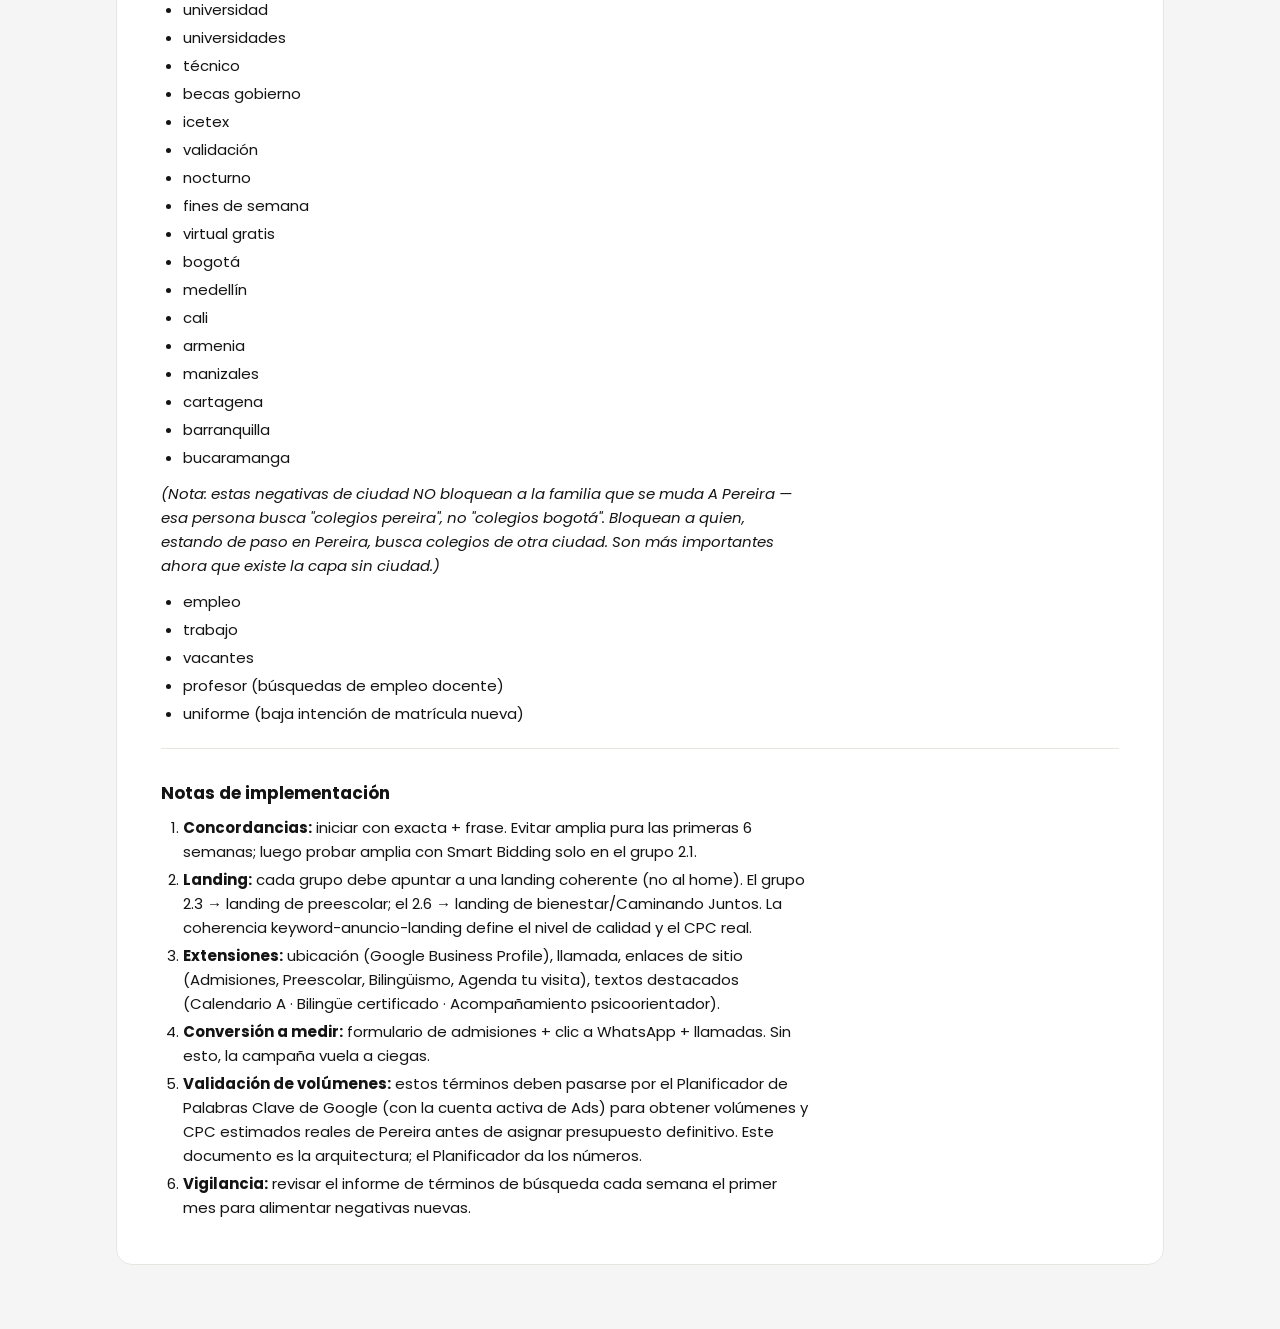
<file: palabras-clave-google-ads.html>
<!doctype html>
<html lang="es">
<head>
<meta charset="utf-8">
<meta name="viewport" content="width=device-width, initial-scale=1">
<title>La Salle · Palabras clave Google Ads</title>
<link rel="preconnect" href="https://fonts.googleapis.com">
<link rel="stylesheet" href="https://fonts.googleapis.com/css2?family=Poppins:wght@400;500;600;700&display=swap">
<link rel="stylesheet" href="assets/css/adcom.css">
<link rel="stylesheet" href="assets/css/documento.css">
</head>
<body>
<div class="wrap">

<header class="top">
  <a class="back" href="index.html">← Todos los documentos</a>
  <div class="brand"><i></i>ADCOM <span class="sep">×</span> LA SALLE PEREIRA</div>
  <p class="eyebrow on-dark">Planeación · Google Ads</p>
  <h1>Palabras clave <span>Google Ads</span></h1>
  <p>Juego de palabras clave de la campaña de matrículas 2027: marca, genéricas por intención, competencia, negativas y notas de implementación. Versión 2, julio de 2026.</p>
  <div class="actions"><a class="btn ghost" href="archivos/palabras-clave-google-ads-v2.md" download>Descargar el archivo original</a></div>
</header>

<article class="doc"><p><b>Geo:</b> Pereira + Dosquebradas + Santa Rosa de Cabal + Cartago (radio ~25 km) <b>Idioma:</b> Español <b>Temporada pico:</b> agosto–noviembre 2026 (decisión de matrícula calendario A). Activar desde julio con presupuesto reducido y escalar en septiembre.</p>
<p><b>Configuración de ubicación:</b> usar "Presencia o interés" para capturar también familias que buscan colegios en Pereira desde otras ciudades (reubicación).</p>
<hr>
<h3>Lógica de keywords CON y SIN ciudad (leer antes de implementar)</h3>
<p>Cada grupo combina dos capas, y ambas son necesarias:</p>
<ul>
<li><b>Sin ciudad</b> (ej. "colegios bilingües"): es el volumen principal. La mayoría de los padres no escribe su ciudad porque Google ya conoce su ubicación. La geolocalización de la campaña garantiza que solo personas en la zona vean el anuncio, así que el término genérico es seguro. Sin esta capa se pierde la mayor parte del tráfico local real.</li>
<li><b>Con "pereira"</b> (ej. "colegios bilingües pereira"): captura dos señales valiosas. (1) Intención más fuerte: quien escribe la ciudad está en comparación activa. (2) Familias que se mudan y buscan desde fuera de Pereira — solo alcanzables con estas keywords + configuración "Presencia o interés".</li>
</ul>
<p>Precaución con la capa sin ciudad: al ser más amplia, exige concordancia exacta/frase estricta, lista de negativas robusta y revisión semanal del informe de términos de búsqueda durante el primer mes.</p>
<hr>
<h3>CAMPAÑA 1 — Marca (protección)</h3>
<p><i>Objetivo: capturar búsquedas propias y evitar que competidores las intercepten. CPC bajo, CTR alto. Nunca pausarla.</i></p>
<p>Concordancia exacta y de frase:</p>
<ul>
<li>colegio la salle pereira</li>
<li>la salle pereira</li>
<li>colegio lasalle pereira</li>
<li>la salle bilingual school</li>
<li>la salle pereira bilingual school</li>
<li>colegio la salle pereira precios</li>
<li>colegio la salle pereira pensión</li>
<li>colegio la salle pereira matrículas</li>
<li>colegio la salle pereira admisiones</li>
<li>colegio la salle pereira dirección</li>
<li>colegio hermanos de la salle pereira</li>
</ul>
<hr>
<h3>CAMPAÑA 2 — Genéricas por intención</h3>
<h4>Grupo 2.1 — Categoría transaccional (máxima prioridad de presupuesto)</h4>
<p><i>Capa sin ciudad (volumen principal):</i></p>
<ul>
<li>colegios privados</li>
<li>mejores colegios</li>
<li>colegios privados cerca de mí</li>
<li>colegios cerca de mí</li>
<li>colegios calendario a</li>
<li>matrículas colegios 2027</li>
<li>colegios campestres</li>
<li>cupos escolares 2027</li>
<li>colegio privado precios</li>
<li>pensión colegio privado</li>
</ul>
<p><i>Capa con ciudad (alta intención + reubicación):</i></p>
<ul>
<li>colegios privados pereira</li>
<li>colegios privados en pereira</li>
<li>mejores colegios pereira</li>
<li>mejores colegios de pereira</li>
<li>mejores colegios privados pereira</li>
<li>colegios pereira matrículas 2027</li>
<li>matrículas abiertas colegios pereira</li>
<li>colegios calendario a pereira</li>
<li>colegios pereira admisiones</li>
<li>cupos colegios pereira 2027</li>
<li>colegios en pereira precios</li>
<li>pensión colegios privados pereira</li>
<li>colegios campestres pereira</li>
<li>colegios pereira cerritos</li>
</ul>
<h4>Grupo 2.2 — Bilingüismo (territorio competitivo central)</h4>
<p><i>Capa sin ciudad:</i></p>
<ul>
<li>colegios bilingües</li>
<li>colegio bilingüe cerca de mí</li>
<li>colegio bilingüe precios</li>
<li>colegio con inglés intensivo</li>
<li>colegio con certificación cambridge</li>
<li>mejores colegios bilingües</li>
</ul>
<p><i>Capa con ciudad:</i></p>
<ul>
<li>colegios bilingües pereira</li>
<li>colegios bilingües en pereira</li>
<li>colegio bilingüe pereira precios</li>
<li>mejores colegios bilingües pereira</li>
<li>colegio bilingüe calendario a pereira</li>
<li>colegio con inglés intensivo pereira</li>
<li>colegio con certificación cambridge pereira</li>
<li>colegio inglés pereira</li>
<li>educación bilingüe pereira</li>
</ul>
<h4>Grupo 2.3 — Preescolar y transición (conecta con convenios de jardines)</h4>
<p><i>Capa sin ciudad:</i></p>
<ul>
<li>jardín infantil cerca de mí</li>
<li>jardines infantiles privados</li>
<li>preescolar bilingüe</li>
<li>kinder bilingüe</li>
<li>colegio con preescolar</li>
<li>prejardín</li>
<li>colegio para niños de 5 años</li>
<li>mejores jardines infantiles</li>
</ul>
<p><i>Capa con ciudad:</i></p>
<ul>
<li>jardín infantil pereira</li>
<li>jardines infantiles privados pereira</li>
<li>preescolar bilingüe pereira</li>
<li>colegio con preescolar pereira</li>
<li>transición colegio pereira</li>
<li>kinder bilingüe pereira</li>
<li>colegio para niños de 5 años pereira</li>
<li>mejores jardines infantiles pereira</li>
<li>prejardín pereira</li>
</ul>
<h4>Grupo 2.4 — Primaria y bachillerato</h4>
<p><i>Capa sin ciudad:</i></p>
<ul>
<li>primaria bilingüe</li>
<li>colegio con primaria cerca de mí</li>
<li>bachillerato bilingüe</li>
<li>cambio de colegio</li>
<li>traslado de colegio</li>
<li>cupo para grado sexto</li>
</ul>
<p><i>Capa con ciudad:</i></p>
<ul>
<li>primaria bilingüe pereira</li>
<li>colegio con primaria pereira</li>
<li>colegio bachillerato pereira</li>
<li>bachillerato bilingüe pereira</li>
<li>colegio para adolescentes pereira</li>
<li>cambio de colegio pereira</li>
<li>traslado de colegio pereira</li>
<li>colegio grado sexto pereira</li>
</ul>
<h4>Grupo 2.5 — Confesional / lasallista</h4>
<p><i>Capa sin ciudad:</i></p>
<ul>
<li>colegios católicos</li>
<li>colegio católico cerca de mí</li>
<li>colegios religiosos</li>
<li>colegio lasallista</li>
<li>colegio en valores</li>
</ul>
<p><i>Capa con ciudad:</i></p>
<ul>
<li>colegios católicos pereira</li>
<li>colegios católicos en pereira</li>
<li>colegio lasallista pereira</li>
<li>colegios religiosos pereira</li>
<li>colegio en valores pereira</li>
<li>colegio católico bilingüe pereira</li>
<li>hermanos de la salle colombia colegios</li>
</ul>
<h4>Grupo 2.6 — Diferenciador emocional (long-tail, CPC bajo, alta afinidad)</h4>
<p><i>Este grupo funciona mayormente sin ciudad — son búsquedas emocionales, no geográficas:</i></p>
<ul>
<li>colegio con acompañamiento emocional</li>
<li>colegio con psicólogos</li>
<li>colegio con orientación escolar</li>
<li>colegio donde mi hijo sea feliz</li>
<li>colegio sin bullying</li>
<li>colegio con buen ambiente escolar</li>
<li>educación socioemocional colegio</li>
<li>colegio con acompañamiento familiar</li>
<li>colegio para niño tímido</li>
<li>mi hijo no es feliz en el colegio</li>
</ul>
<p><i>Con ciudad (complemento):</i></p>
<ul>
<li>colegio con psicólogos pereira</li>
<li>colegio sin bullying pereira</li>
</ul>
<h4>Grupo 2.7 — Investigación / STEAM (secundario)</h4>
<ul>
<li>colegio con robótica pereira</li>
<li>colegio steam pereira</li>
<li>colegio con énfasis en investigación pereira</li>
<li>colegio con tecnología pereira</li>
</ul>
<hr>
<h3>CAMPAÑA 3 — Competencia (agresiva)</h3>
<p><i>Reglas de juego: puedes pujar por el nombre del competidor como keyword, pero NUNCA usar su marca en el texto del anuncio (política de marcas registradas de Google + riesgo legal). El anuncio debe vender La Salle por mérito propio: "Conoce otra opción bilingüe en Pereira". Espera CTR bajo (2-4%) y nivel de calidad bajo → CPC más alto. Presupuesto sugerido: máx. 15-20% del total.</i></p>
<ul>
<li>liceo pino verde</li>
<li>liceo pino verde pereira</li>
<li>liceo pino verde precios</li>
<li>liceo pino verde pensión</li>
<li>liceo pino verde admisiones</li>
<li>liceo inglés pereira</li>
<li>liceo inglés pereira precios</li>
<li>fundación liceo inglés</li>
<li>colegio mendel pereira</li>
<li>colegio calasanz pereira</li>
<li>gimnasio pereira colegio</li>
<li>colegio franciscanas pereira</li>
<li>hillside international school pereira</li>
<li>colegio fares pereira</li>
<li>colegio salesiano pereira</li>
<li>la enseñanza pereira</li>
</ul>
<p><i>Sub-grupo de intercepción por precio (los más valiosos): quien busca "precios" de un competidor está comparando activamente.</i></p>
<hr>
<h3>Palabras clave NEGATIVAS (aplicar a todas las campañas)</h3>
<ul>
<li>gratis</li>
<li>gratuito</li>
<li>público</li>
<li>públicos</li>
<li>oficial</li>
<li>oficiales</li>
<li>sena</li>
<li>universidad</li>
<li>universidades</li>
<li>técnico</li>
<li>becas gobierno</li>
<li>icetex</li>
<li>validación</li>
<li>nocturno</li>
<li>fines de semana</li>
<li>virtual gratis</li>
<li>bogotá</li>
<li>medellín</li>
<li>cali</li>
<li>armenia</li>
<li>manizales</li>
<li>cartagena</li>
<li>barranquilla</li>
<li>bucaramanga</li>
</ul>
<p><i>(Nota: estas negativas de ciudad NO bloquean a la familia que se muda A Pereira — esa persona busca "colegios pereira", no "colegios bogotá". Bloquean a quien, estando de paso en Pereira, busca colegios de otra ciudad. Son más importantes ahora que existe la capa sin ciudad.)</i></p>
<ul>
<li>empleo</li>
<li>trabajo</li>
<li>vacantes</li>
<li>profesor (búsquedas de empleo docente)</li>
<li>uniforme (baja intención de matrícula nueva)</li>
</ul>
<hr>
<h3>Notas de implementación</h3>
<ol>
<li><b>Concordancias:</b> iniciar con exacta + frase. Evitar amplia pura las primeras 6 semanas; luego probar amplia con Smart Bidding solo en el grupo 2.1.</li>
<li><b>Landing:</b> cada grupo debe apuntar a una landing coherente (no al home). El grupo 2.3 → landing de preescolar; el 2.6 → landing de bienestar/Caminando Juntos. La coherencia keyword-anuncio-landing define el nivel de calidad y el CPC real.</li>
<li><b>Extensiones:</b> ubicación (Google Business Profile), llamada, enlaces de sitio (Admisiones, Preescolar, Bilingüismo, Agenda tu visita), textos destacados (Calendario A · Bilingüe certificado · Acompañamiento psicoorientador).</li>
<li><b>Conversión a medir:</b> formulario de admisiones + clic a WhatsApp + llamadas. Sin esto, la campaña vuela a ciegas.</li>
<li><b>Validación de volúmenes:</b> estos términos deben pasarse por el Planificador de Palabras Clave de Google (con la cuenta activa de Ads) para obtener volúmenes y CPC estimados reales de Pereira antes de asignar presupuesto definitivo. Este documento es la arquitectura; el Planificador da los números.</li>
<li><b>Vigilancia:</b> revisar el informe de términos de búsqueda cada semana el primer mes para alimentar negativas nuevas.</li>
</ol></article>

</div>
</body>
</html>
</file>
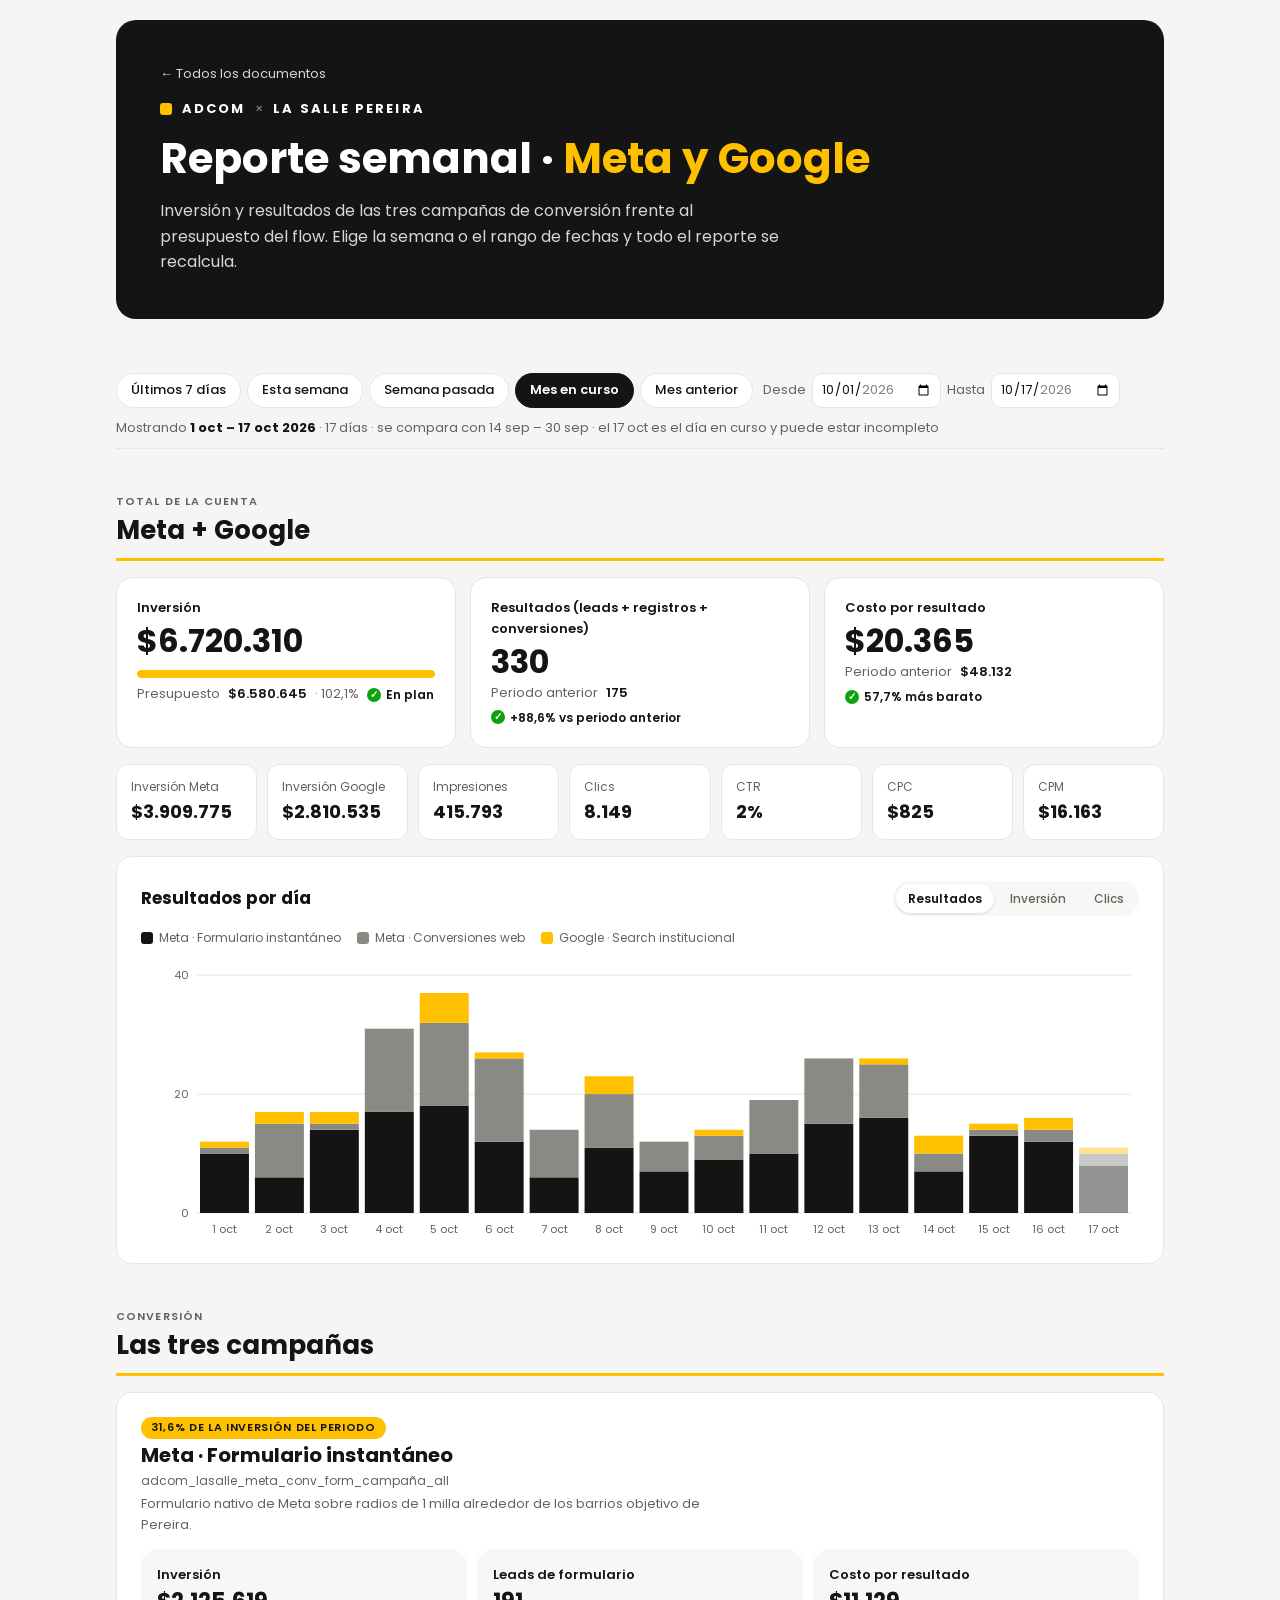
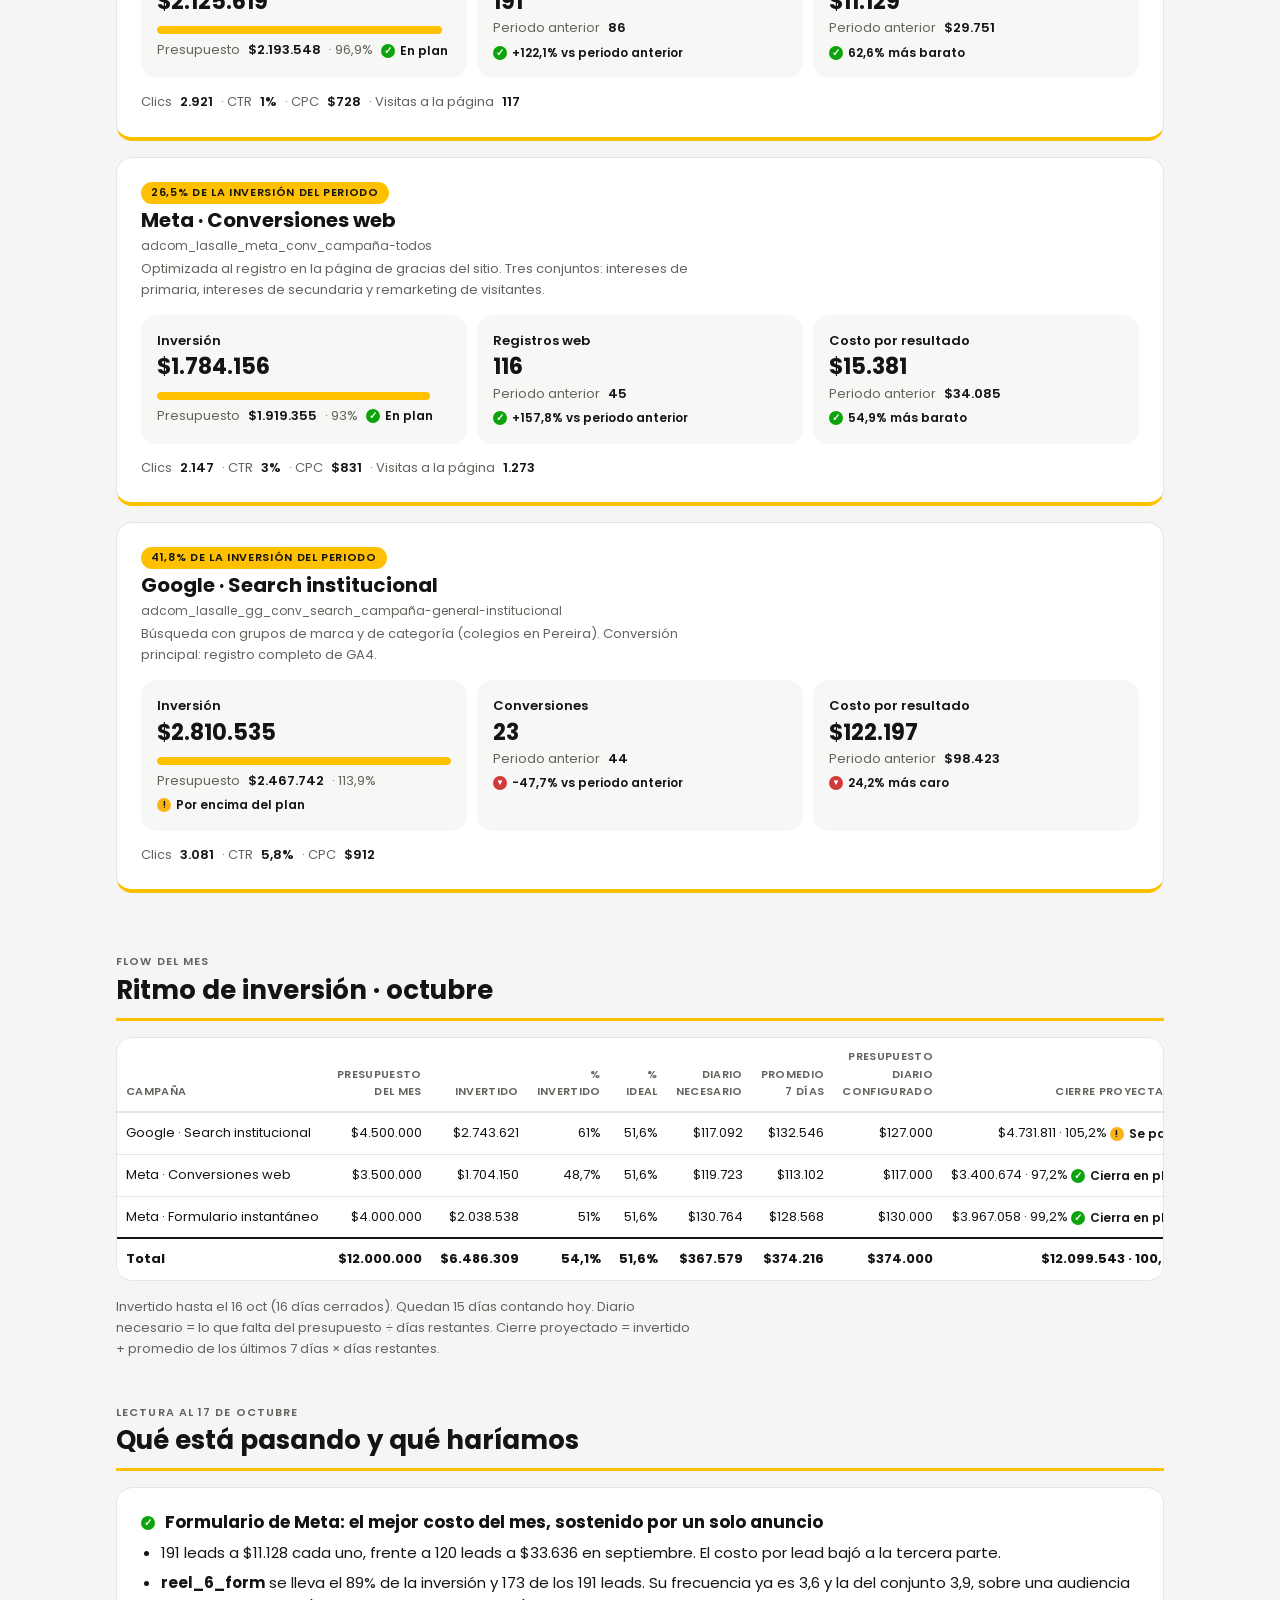
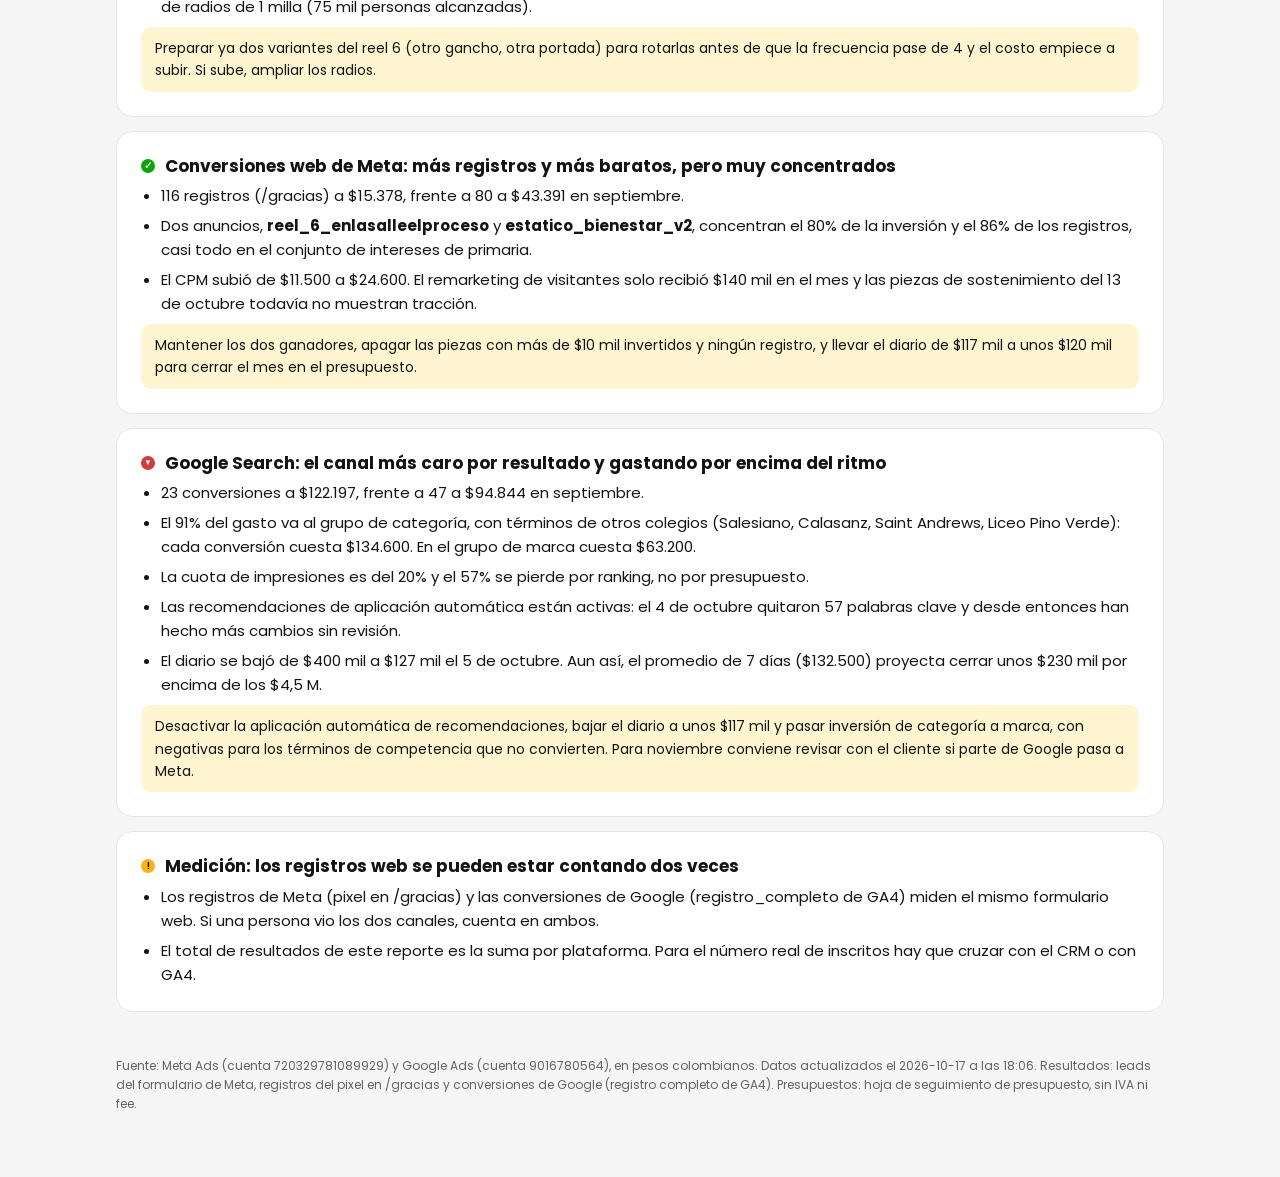
<file: reporte-semanal.html>
<!doctype html>
<html lang="es">
<head>
<meta charset="utf-8">
<meta name="viewport" content="width=device-width, initial-scale=1">
<title>La Salle · Reporte semanal</title>
<link rel="preconnect" href="https://fonts.googleapis.com">
<link rel="stylesheet" href="https://fonts.googleapis.com/css2?family=Poppins:wght@400;500;600;700&display=swap">
<link rel="stylesheet" href="assets/css/adcom.css">
<style>
.filters { position: sticky; top: 0; z-index: 5; background: var(--bg); padding-block: 10px; display: flex; flex-wrap: wrap; gap: 10px; align-items: center; border-bottom: 1px solid var(--line); }
@media (max-width: 700px) { .filters { position: static; } }
.presets { display: flex; flex-wrap: wrap; gap: 6px; }
.chip { font: inherit; font-size: 13px; font-weight: 500; border: 1px solid var(--line); background: var(--card); color: var(--ink); border-radius: 99px; padding: 6px 14px; cursor: pointer; }
.chip:hover { background: var(--accent-soft); }
.chip[aria-pressed="true"] { background: var(--head); color: var(--head-ink); border-color: var(--head); font-weight: 600; }
.chip:focus-visible, .range input:focus-visible { outline: 2px solid var(--accent); outline-offset: 2px; }
.range { display: flex; flex-wrap: wrap; align-items: center; gap: 6px; font-size: 13px; color: var(--muted); }
.range input { font: inherit; font-size: 13px; border: 1px solid var(--line); border-radius: 10px; padding: 5px 8px; background: var(--card); color: var(--ink); }
.period { font-size: 13px; color: var(--muted); width: 100%; }
.period b { color: var(--ink); }

.kpis.goal { grid-template-columns: repeat(auto-fit, minmax(230px, 1fr)); }
.gk { background: var(--card); border-radius: 16px; padding: 20px; display: grid; gap: 4px; align-content: start; border: 1px solid var(--line); }
.gk .lbl { font-size: 13px; font-weight: 600; color: var(--ink); }
.gk .val { font-size: clamp(26px, 3.4vw, 32px); font-weight: 700; line-height: 1.1; font-variant-numeric: tabular-nums; }
.meter { height: 8px; border-radius: 99px; background: var(--panel); overflow: hidden; margin: 8px 0 2px; }
.meter i { display: block; height: 100%; border-radius: 99px; background: var(--accent); }
.line { font-size: 13px; color: var(--muted); display: flex; flex-wrap: wrap; gap: 4px 8px; align-items: center; font-variant-numeric: tabular-nums; }
.line b { color: var(--ink); font-weight: 600; }
.st { display: inline-flex; align-items: center; gap: 5px; font-size: 12px; font-weight: 600; color: var(--ink); }
.st::before { content: ""; width: 14px; height: 14px; border-radius: 50%; display: inline-grid; place-items: center; font-size: 10px; line-height: 14px; text-align: center; color: #fff; }
.st.good::before { content: "✓"; background: #0ca30c; }
.st.warn::before { content: "!"; background: #fab219; color: var(--ink); }
.st.bad::before { content: "▼"; background: #d03b3b; font-size: 8px; }
.st.none::before { content: "–"; background: #A9A9A4; }
.gk.compact { padding: 16px; background: var(--panel); border: 0; }
.gk.compact .val { font-size: 22px; }

.minis { display: grid; grid-template-columns: repeat(auto-fit, minmax(130px, 1fr)); gap: 10px; }
.mini { background: var(--card); border: 1px solid var(--line); border-radius: 12px; padding: 12px 14px; display: grid; gap: 2px; }
.mini span { font-size: 12px; color: var(--muted); }
.mini b { font-size: 18px; font-variant-numeric: tabular-nums; }

.chart-card { background: var(--card); border: 1px solid var(--line); border-radius: 16px; padding: clamp(16px, 3vw, 24px); display: grid; gap: 12px; }
.chart-head { display: flex; flex-wrap: wrap; justify-content: space-between; gap: 10px; align-items: center; }
.chart-head h3 { font-size: 17px; }
.seg { display: inline-flex; flex-wrap: wrap; gap: 4px; background: var(--panel); border-radius: 99px; padding: 3px; }
.seg button { font: inherit; font-size: 12px; font-weight: 500; border: 0; background: transparent; color: var(--muted); border-radius: 99px; padding: 5px 12px; cursor: pointer; }
.seg button[aria-pressed="true"] { background: var(--card); color: var(--ink); font-weight: 600; box-shadow: 0 1px 3px rgba(20,20,20,.12); }
.seg button:focus-visible { outline: 2px solid var(--accent); }
.chart { position: relative; }
.chart svg { display: block; width: 100%; height: 280px; overflow: visible; }
.chart .grid line { stroke: var(--line); stroke-width: 1; }
.chart .axis text { fill: var(--muted); font-size: 11px; font-family: var(--f); }
.chart .s0 { fill: #141414; } .chart .s1 { fill: #8A8A85; } .chart .s2 { fill: #FFC000; }
.chart .col.off { opacity: .45; }
.chart .col.on { opacity: .8; }
.chart .goal { fill: none; stroke: #B38600; stroke-width: 2; stroke-dasharray: 5 4; }
.legend { display: flex; flex-wrap: wrap; gap: 16px; font-size: 12px; color: var(--muted); }
.legend span { display: inline-flex; align-items: center; gap: 6px; }
.legend i { width: 12px; height: 12px; border-radius: 3px; }
.legend .sw-goal { width: 18px; height: 0; border-radius: 0; border-top: 2px dashed #B38600; }
.tip { position: absolute; pointer-events: none; background: var(--head); color: var(--head-ink); font-size: 12px; border-radius: 10px; padding: 8px 10px; white-space: nowrap; transform: translate(-50%, calc(-100% - 10px)); opacity: 0; transition: opacity .1s; }
.tip b { color: var(--accent); }

.camp-card { background: var(--card); border: 1px solid var(--line); border-bottom: 4px solid var(--accent); border-radius: 16px; padding: clamp(18px, 3vw, 24px); display: grid; gap: 14px; }
.camp-card header { display: grid; gap: 4px; }
.camp-card h3 { font-size: 20px; }
.camp-card .real { font-size: 12px; color: var(--muted); overflow-wrap: anywhere; }
.camp-card .kpis { grid-template-columns: repeat(auto-fit, minmax(190px, 1fr)); gap: 10px; }
.camps { display: grid; gap: 16px; }
td.dim { color: var(--muted); }
table.tight { font-size: 13px; }
table.tight th, table.tight td { padding: 10px 9px; }
table.tight thead th { white-space: normal; vertical-align: bottom; letter-spacing: .03em; }

.reads { display: grid; gap: 14px; }
.read { background: var(--card); border: 1px solid var(--line); border-radius: 16px; padding: clamp(18px, 3vw, 24px); display: grid; gap: 8px; }
.read h3 { font-size: 17px; display: flex; gap: 10px; align-items: center; }
.read ul { padding-left: 20px; display: grid; gap: 6px; }
.read .do { background: var(--accent-soft); border-radius: 10px; padding: 10px 14px; font-size: 14px; }
</style>
</head>
<body>
<div class="wrap">

<header class="top">
  <a class="back" href="index.html">← Todos los documentos</a>
  <div class="brand"><i></i>ADCOM <span class="sep">×</span> LA SALLE PEREIRA</div>
  <h1>Reporte semanal · <span>Meta y Google</span></h1>
  <p>Inversión y resultados de las tres campañas de conversión frente al presupuesto del flow. Elige la semana o el rango de fechas y todo el reporte se recalcula.</p>
</header>

<div class="filters" role="group" aria-label="Filtro de fechas">
  <div class="presets" id="presets"></div>
  <div class="range">
    <label for="since">Desde</label><input type="date" id="since">
    <label for="until">Hasta</label><input type="date" id="until">
  </div>
  <p class="period" id="period"></p>
</div>

<section class="section">
  <div class="section-head">
    <p class="eyebrow">Total de la cuenta</p>
    <h2>Meta + Google</h2>
  </div>
  <div class="kpis goal" id="tot-kpis"></div>
  <div class="minis" id="tot-minis"></div>
  <div class="chart-card">
    <div class="chart-head">
      <h3 id="chart-title">Resultados por día</h3>
      <div class="seg" id="metric-seg" role="group" aria-label="Métrica del gráfico"></div>
    </div>
    <div class="legend" id="legend"></div>
    <div class="chart" id="chart"></div>
  </div>
</section>

<section class="section">
  <div class="section-head">
    <p class="eyebrow">Conversión</p>
    <h2>Las tres campañas</h2>
  </div>
  <div class="camps" id="camps"></div>
  <p class="note" id="others"></p>
</section>

<section class="section">
  <div class="section-head">
    <p class="eyebrow">Flow del mes</p>
    <h2 id="pace-title">Ritmo de inversión</h2>
  </div>
  <div class="table-wrap">
    <table id="pace" class="tight">
      <thead><tr><th>Campaña</th><th>Presupuesto del mes</th><th>Invertido</th><th>% invertido</th><th>% ideal</th><th>Diario necesario</th><th>Promedio 7 días</th><th>Presupuesto diario configurado</th><th>Cierre proyectado</th></tr></thead>
      <tbody></tbody><tfoot></tfoot>
    </table>
  </div>
  <p class="note" id="pace-note"></p>
</section>

<section class="section">
  <div class="section-head">
    <p class="eyebrow">Lectura al 17 de octubre</p>
    <h2>Qué está pasando y qué haríamos</h2>
  </div>
  <div class="reads">
    <article class="read">
      <h3><span class="st good"></span>Formulario de Meta: el mejor costo del mes, sostenido por un solo anuncio</h3>
      <ul>
        <li>191 leads a $11.128 cada uno, frente a 120 leads a $33.636 en septiembre. El costo por lead bajó a la tercera parte.</li>
        <li><b>reel_6_form</b> se lleva el 89% de la inversión y 173 de los 191 leads. Su frecuencia ya es 3,6 y la del conjunto 3,9, sobre una audiencia de radios de 1 milla (75 mil personas alcanzadas).</li>
      </ul>
      <p class="do">Preparar ya dos variantes del reel 6 (otro gancho, otra portada) para rotarlas antes de que la frecuencia pase de 4 y el costo empiece a subir. Si sube, ampliar los radios.</p>
    </article>
    <article class="read">
      <h3><span class="st good"></span>Conversiones web de Meta: más registros y más baratos, pero muy concentrados</h3>
      <ul>
        <li>116 registros (/gracias) a $15.378, frente a 80 a $43.391 en septiembre.</li>
        <li>Dos anuncios, <b>reel_6_enlasalleelproceso</b> y <b>estatico_bienestar_v2</b>, concentran el 80% de la inversión y el 86% de los registros, casi todo en el conjunto de intereses de primaria.</li>
        <li>El CPM subió de $11.500 a $24.600. El remarketing de visitantes solo recibió $140 mil en el mes y las piezas de sostenimiento del 13 de octubre todavía no muestran tracción.</li>
      </ul>
      <p class="do">Mantener los dos ganadores, apagar las piezas con más de $10 mil invertidos y ningún registro, y llevar el diario de $117 mil a unos $120 mil para cerrar el mes en el presupuesto.</p>
    </article>
    <article class="read">
      <h3><span class="st bad"></span>Google Search: el canal más caro por resultado y gastando por encima del ritmo</h3>
      <ul>
        <li>23 conversiones a $122.197, frente a 47 a $94.844 en septiembre.</li>
        <li>El 91% del gasto va al grupo de categoría, con términos de otros colegios (Salesiano, Calasanz, Saint Andrews, Liceo Pino Verde): cada conversión cuesta $134.600. En el grupo de marca cuesta $63.200.</li>
        <li>La cuota de impresiones es del 20% y el 57% se pierde por ranking, no por presupuesto.</li>
        <li>Las recomendaciones de aplicación automática están activas: el 4 de octubre quitaron 57 palabras clave y desde entonces han hecho más cambios sin revisión.</li>
        <li>El diario se bajó de $400 mil a $127 mil el 5 de octubre. Aun así, el promedio de 7 días ($132.500) proyecta cerrar unos $230 mil por encima de los $4,5 M.</li>
      </ul>
      <p class="do">Desactivar la aplicación automática de recomendaciones, bajar el diario a unos $117 mil y pasar inversión de categoría a marca, con negativas para los términos de competencia que no convierten. Para noviembre conviene revisar con el cliente si parte de Google pasa a Meta.</p>
    </article>
    <article class="read">
      <h3><span class="st warn"></span>Medición: los registros web se pueden estar contando dos veces</h3>
      <ul>
        <li>Los registros de Meta (pixel en /gracias) y las conversiones de Google (registro_completo de GA4) miden el mismo formulario web. Si una persona vio los dos canales, cuenta en ambos.</li>
        <li>El total de resultados de este reporte es la suma por plataforma. Para el número real de inscritos hay que cruzar con el CRM o con GA4.</li>
      </ul>
    </article>
  </div>
</section>

<footer id="foot"></footer>
</div>

<script src="data/lasalle_daily.js"></script>
<script>
(() => {
  const D = window.LS_DATA;

  // Presupuesto de campañas por mes (hoja "seguimiento de presupuesto", pestaña La Salle), sin IVA ni fee.
  const FLOW = {
    "2026-08": {
      "adcom_lasalle_gg_conv_search_campaña-general-institucional": 850000,
      "adcom_lasalle_meta_conv_campaña-todos": 900000,
      "adcom_lasalle_meta_conv_form_campaña_all": 900000,
      "adcom_lasalle_meta_conv_evento": 407360,
    },
    "2026-09": {
      "adcom_lasalle_gg_conv_search_campaña-general-institucional": 4500000,
      "adcom_lasalle_meta_conv_campaña-todos": 3500000,
      "adcom_lasalle_meta_conv_form_campaña_all": 4000000,
    },
    "2026-10": {
      "adcom_lasalle_gg_conv_search_campaña-general-institucional": 4500000,
      "adcom_lasalle_meta_conv_campaña-todos": 3500000,
      "adcom_lasalle_meta_conv_form_campaña_all": 4000000,
    },
  };
  const CAMPS = [
    { name: "adcom_lasalle_meta_conv_form_campaña_all", title: "Meta · Formulario instantáneo", result: "Leads de formulario",
      about: "Formulario nativo de Meta sobre radios de 1 milla alrededor de los barrios objetivo de Pereira." },
    { name: "adcom_lasalle_meta_conv_campaña-todos", title: "Meta · Conversiones web", result: "Registros web",
      about: "Optimizada al registro en la página de gracias del sitio. Tres conjuntos: intereses de primaria, intereses de secundaria y remarketing de visitantes." },
    { name: "adcom_lasalle_gg_conv_search_campaña-general-institucional", title: "Google · Search institucional", result: "Conversiones",
      about: "Búsqueda con grupos de marca y de categoría (colegios en Pereira). Conversión principal: registro completo de GA4." },
  ];
  const idOf = name => Object.keys(D.campaigns).find(id => D.campaigns[id].name === name);
  CAMPS.forEach(c => { c.id = idOf(c.name); c.info = D.campaigns[c.id] || {}; });
  const METRICS = [
    { key: "results", label: "Resultados" },
    { key: "spend", label: "Inversión" },
    { key: "clicks", label: "Clics" },
  ];

  // ---------- dates (UTC, ISO strings) ----------
  const DAY = 864e5;
  const toT = s => Date.parse(s + "T00:00:00Z");
  const toS = t => new Date(t).toISOString().slice(0, 10);
  const addD = (s, n) => toS(toT(s) + n * DAY);
  const daysIn = ym => new Date(Date.UTC(+ym.slice(0, 4), +ym.slice(5, 7), 0)).getUTCDate();
  const eachDay = (a, b) => { const out = []; for (let t = toT(a); t <= toT(b); t += DAY) out.push(toS(t)); return out; };
  const monday = s => { const wd = (new Date(toT(s)).getUTCDay() + 6) % 7; return addD(s, -wd); };
  const MES = ["ene", "feb", "mar", "abr", "may", "jun", "jul", "ago", "sep", "oct", "nov", "dic"];
  const MESL = ["enero", "febrero", "marzo", "abril", "mayo", "junio", "julio", "agosto", "septiembre", "octubre", "noviembre", "diciembre"];
  const fmtD = s => `${+s.slice(8)} ${MES[+s.slice(5, 7) - 1]}`;
  const MIN = D.since, MAX = D.until;

  // ---------- numbers ----------
  const nf = new Intl.NumberFormat("es-CO", { maximumFractionDigits: 0 });
  const n = v => nf.format(Math.round(v));
  const cop = v => "$" + n(v);
  const pct = v => new Intl.NumberFormat("es-CO", { maximumFractionDigits: 1 }).format(v * 100) + "%";

  // ---------- aggregation ----------
  const ZERO = () => ({ spend: 0, impr: 0, clicks: 0, visits: 0, results: 0 });
  function actual(a, b, ids) {
    const s = ZERO();
    for (const r of D.days) {
      if (r.d < a || r.d > b || (ids && !ids.includes(r.c))) continue;
      for (const k in s) s[k] += r[k];
    }
    return s;
  }
  const budgetDay = (d, names) => {
    const m = FLOW[d.slice(0, 7)];
    if (!m) return null;
    return (names || Object.keys(m)).reduce((t, k) => t + (m[k] || 0), 0) / daysIn(d.slice(0, 7));
  };
  function budget(a, b, names) {
    let v = 0, days = 0;
    for (const d of eachDay(a, b)) { const x = budgetDay(d, names); if (x == null) continue; v += x; days++; }
    return { spend: v, days };
  }
  // Previous period of the same length, only if the data covers it.
  const prevRange = (a, b) => { const len = eachDay(a, b).length; const pa = addD(a, -len), pb = addD(a, -1); return pa < MIN ? null : [pa, pb]; };

  // ---------- status ----------
  const st = (cls, txt) => `<span class="st ${cls}">${txt}</span>`;
  const spendStatus = r => r > 1.05 ? st("warn", "Por encima del plan") : r >= .9 ? st("good", "En plan") : st("warn", "Por debajo del plan");
  const volDelta = (v, p) => { if (!p) return ""; const r = v / p - 1; return r >= 0 ? st("good", `+${pct(r)} vs periodo anterior`) : r > -.1 ? st("warn", `${pct(r)} vs periodo anterior`) : st("bad", `${pct(r)} vs periodo anterior`); };
  const costDelta = (c, p) => { if (!p) return ""; const r = c / p - 1; return r <= 0 ? st("good", `${pct(-r)} más barato`) : r <= .1 ? st("warn", `${pct(r)} más caro`) : st("bad", `${pct(r)} más caro`); };

  function tiles(act, prev, bud, label, compact) {
    const cls = `gk${compact ? " compact" : ""}`;
    const r = bud.days ? act.spend / bud.spend : 0;
    const spendBody = bud.days
      ? `<div class="meter"><i style="width:${Math.min(r, 1) * 100}%"></i></div><div class="line">Presupuesto <b>${cop(bud.spend)}</b> · ${pct(r)} ${spendStatus(r)}</div>`
      : `<div class="line">${st("none", "Sin presupuesto en el flow para estas fechas")}</div>`;
    const cpr = act.results ? act.spend / act.results : 0, pcpr = prev && prev.results ? prev.spend / prev.results : 0;
    const prevLine = p => prev ? `<div class="line">Periodo anterior <b>${p}</b></div>` : "";
    return `<div class="${cls}"><span class="lbl">Inversión</span><span class="val">${cop(act.spend)}</span>${spendBody}</div>
      <div class="${cls}"><span class="lbl">${label}</span><span class="val">${n(act.results)}</span>${prevLine(n(prev ? prev.results : 0))}<div class="line">${volDelta(act.results, prev && prev.results)}</div></div>
      <div class="${cls}"><span class="lbl">Costo por resultado</span><span class="val">${act.results ? cop(cpr) : "—"}</span>${prevLine(pcpr ? cop(pcpr) : "—")}<div class="line">${act.results ? costDelta(cpr, pcpr) : ""}</div></div>`;
  }

  // ---------- chart (stacked by campaign) ----------
  let metric = "results";
  const chartEl = document.getElementById("chart");
  function drawChart(a, b) {
    const m = METRICS.find(x => x.key === metric);
    document.getElementById("chart-title").textContent = `${m.label} por día`;
    document.getElementById("legend").innerHTML = CAMPS.map((c, i) => `<span><i class="s${i}" style="background:${["#141414", "#8A8A85", "#FFC000"][i]}"></i>${c.title}</span>`).join("")
      + (metric === "spend" ? `<span><i class="sw-goal"></i>Presupuesto diario del flow</span>` : "");
    const keys = eachDay(a, b);
    const vals = keys.map(d => CAMPS.map(c => D.days.filter(r => r.d === d && r.c === c.id).reduce((t, r) => t + r[metric], 0)));
    const goals = keys.map(d => metric === "spend" ? budgetDay(d) : null);
    const W = Math.max(chartEl.clientWidth, 280), H = 280, P = { l: 56, r: 8, t: 12, b: 26 };
    const max = Math.max(1, ...vals.map(v => v.reduce((x, y) => x + y, 0)), ...goals.filter(x => x != null)) * 1.1;
    const iw = W - P.l - P.r, ih = H - P.t - P.b, bw = iw / keys.length;
    const y = v => P.t + ih - (v / max) * ih;
    const step = (() => { const raw = max / 4, p = 10 ** Math.floor(Math.log10(raw)); return [1, 2, 2.5, 5, 10].map(k => k * p).find(k => k >= raw); })();
    const fmtAx = v => metric === "spend" ? (v >= 1e6 ? "$" + v / 1e6 + " M" : "$" + n(v / 1e3) + " mil") : n(v);
    let svg = `<svg viewBox="0 0 ${W} ${H}" role="img" aria-label="${m.label} por día y por campaña">`;
    svg += `<g class="grid axis">`;
    for (let v = 0; v <= max; v += step) svg += `<line x1="${P.l}" x2="${W - P.r}" y1="${y(v)}" y2="${y(v)}"/><text x="${P.l - 8}" y="${y(v) + 4}" text-anchor="end">${fmtAx(v)}</text>`;
    svg += `</g><g class="axis">`;
    const every = Math.ceil(keys.length / Math.max(1, Math.floor(iw / 44)));
    keys.forEach((d, i) => { if (i % every === 0) svg += `<text x="${P.l + bw * i + bw / 2}" y="${H - 6}" text-anchor="middle">${fmtD(d)}</text>`; });
    svg += `</g>`;
    const gap = Math.min(6, bw * .25), w = Math.max(bw - gap, 1);
    keys.forEach((d, i) => {
      const x = P.l + bw * i + gap / 2;
      let acc = 0, rects = "";
      vals[i].forEach((v, s) => { if (v <= 0) return; const top = y(acc + v), bot = y(acc); rects += `<rect class="s${s}" x="${x}" y="${top}" width="${w}" height="${Math.max(bot - top, 0)}"/>`; acc += v; });
      svg += `<rect class="hit" data-i="${i}" x="${P.l + bw * i}" y="${P.t}" width="${bw}" height="${ih}" fill="transparent"/><g class="col${d === MAX ? " off" : ""}">${rects}</g>`;
    });
    let gp = "";
    goals.forEach((g, i) => { if (g == null) return; const x0 = P.l + bw * i, yy = y(g); gp += (i && goals[i - 1] != null ? `L${x0},${yy}` : `M${x0},${yy}`) + `H${x0 + bw}`; });
    if (gp) svg += `<path class="goal" d="${gp}"/>`;
    svg += `</svg><div class="tip" id="tip"></div>`;
    chartEl.innerHTML = svg;
    const tip = chartEl.querySelector("#tip");
    const fmtV = v => metric === "spend" ? cop(v) : n(v);
    chartEl.querySelectorAll(".hit").forEach(h => {
      const i = +h.dataset.i, d = keys[i], tot = vals[i].reduce((x, z) => x + z, 0), g = goals[i];
      const show = () => {
        h.nextSibling.classList.add("on");
        tip.innerHTML = `${fmtD(d)}${d === MAX ? " (día en curso)" : ""}<br><b>${fmtV(tot)}</b> ${m.label.toLowerCase()}`
          + CAMPS.map((c, s) => `<br>${c.title}: ${fmtV(vals[i][s])}`).join("") + (g != null ? `<br>Presupuesto diario ${cop(g)}` : "");
        const r = chartEl.getBoundingClientRect(), hb = h.getBoundingClientRect();
        tip.style.left = Math.min(Math.max(hb.left - r.left + hb.width / 2, 110), r.width - 110) + "px";
        tip.style.top = (y(Math.max(tot, g || 0)) * r.height / H) + "px";
        tip.style.opacity = 1;
      };
      const hide = () => { h.nextSibling.classList.remove("on"); tip.style.opacity = 0; };
      h.addEventListener("mouseenter", show); h.addEventListener("mouseleave", hide);
      h.addEventListener("touchstart", show, { passive: true });
    });
  }

  // ---------- render ----------
  const $ = id => document.getElementById(id);
  function render(a, b) {
    const nd = eachDay(a, b).length, pr = prevRange(a, b);
    $("period").innerHTML = `Mostrando <b>${fmtD(a)} – ${fmtD(b)} ${b.slice(0, 4)}</b> · ${nd} ${nd === 1 ? "día" : "días"}`
      + (pr ? ` · se compara con ${fmtD(pr[0])} – ${fmtD(pr[1])}` : "")
      + (b === MAX ? ` · el ${fmtD(MAX)} es el día en curso y puede estar incompleto` : "");

    const ids = CAMPS.map(c => c.id).concat(Object.keys(D.campaigns).filter(id => !CAMPS.some(c => c.id === id)));
    const act = actual(a, b, ids), prev = pr ? actual(...pr, ids) : null;
    $("tot-kpis").innerHTML = tiles(act, prev, budget(a, b), "Resultados (leads + registros + conversiones)");
    const byP = p => actual(a, b, Object.keys(D.campaigns).filter(id => D.campaigns[id].p === p));
    const meta = byP("meta"), goog = byP("google");
    $("tot-minis").innerHTML = [
      ["Inversión Meta", cop(meta.spend)], ["Inversión Google", cop(goog.spend)],
      ["Impresiones", n(act.impr)], ["Clics", n(act.clicks)], ["CTR", act.impr ? pct(act.clicks / act.impr) : "—"],
      ["CPC", act.clicks ? cop(act.spend / act.clicks) : "—"], ["CPM", act.impr ? cop(act.spend / act.impr * 1000) : "—"],
    ].map(([k, v]) => `<div class="mini"><span>${k}</span><b>${v}</b></div>`).join("");

    $("camps").innerHTML = CAMPS.map(c => {
      const ca = actual(a, b, [c.id]), cp = pr ? actual(...pr, [c.id]) : null, cb = budget(a, b, [c.name]);
      const sh = act.spend ? ca.spend / act.spend : 0;
      const ctr = ca.impr ? pct(ca.clicks / ca.impr) : "—";
      return `<article class="camp-card"><header>
          <span class="tag">${pct(sh)} de la inversión del periodo</span>
          <h3>${c.title}</h3><p class="real">${c.name}</p><p class="note">${c.about}</p>
        </header><div class="kpis">${tiles(ca, cp, cb, c.result, true)}</div>
        <div class="line">Clics <b>${n(ca.clicks)}</b> · CTR <b>${ctr}</b> · CPC <b>${ca.clicks ? cop(ca.spend / ca.clicks) : "—"}</b>${c.info.p === "meta" ? ` · Visitas a la página <b>${n(ca.visits)}</b>` : ""}</div></article>`;
    }).join("");
    const others = Object.keys(D.campaigns).filter(id => !CAMPS.some(c => c.id === id))
      .map(id => [id, actual(a, b, [id])]).filter(([, x]) => x.spend > 0);
    $("others").textContent = others.length
      ? "También tuvo inversión en estas fechas: " + others.map(([id, x]) => `${D.campaigns[id].name} (${cop(x.spend)})`).join(", ") + ". Está incluida en el total."
      : "";

    drawChart(a, b);
  }

  // Pacing of the month in course. Today is left out because it is incomplete.
  function renderPace() {
    const ym = MAX.slice(0, 7), F = FLOW[ym];
    if (!F) { $("pace-title").textContent = "Ritmo de inversión"; $("pace-note").textContent = "No hay presupuesto del flow para el mes en curso."; return; }
    const first = ym + "-01", last = ym + "-" + daysIn(ym), done = addD(MAX, -1);
    const elapsed = eachDay(first, done).length, left = eachDay(MAX, last).length, total = daysIn(ym);
    $("pace-title").textContent = `Ritmo de inversión · ${MESL[+ym.slice(5) - 1]}`;
    const tot = { b: 0, s: 0, need: 0, avg: 0, cfg: 0, proj: 0 };
    const rows = Object.entries(F).map(([name, b]) => {
      const id = idOf(name), info = D.campaigns[id] || {};
      const s = id && elapsed ? actual(first, done, [id]).spend : 0;
      const avg = id ? actual(addD(MAX, -7), done, [id]).spend / 7 : 0;
      const need = Math.max(b - s, 0) / left, proj = s + avg * left, cfg = info.status === "ACTIVE" ? info.daily_budget : 0;
      Object.entries({ b, s, need, avg, cfg, proj }).forEach(([k, v]) => tot[k] += v);
      const pr = proj / b;
      const ps = pr > 1.03 ? st("warn", "Se pasa") : pr >= .97 ? st("good", "Cierra en plan") : st("warn", "Queda corto");
      const camp = CAMPS.find(c => c.name === name);
      return `<tr><td>${camp ? camp.title : name}</td><td>${cop(b)}</td><td>${cop(s)}</td><td>${pct(s / b)}</td><td>${pct(elapsed / total)}</td>
        <td>${cop(need)}</td><td>${cop(avg)}</td><td>${cfg ? cop(cfg) : "—"}</td><td>${cop(proj)} · ${pct(pr)} ${ps}</td></tr>`;
    });
    $("pace").querySelector("tbody").innerHTML = rows.join("");
    $("pace").querySelector("tfoot").innerHTML = `<tr><td>Total</td><td>${cop(tot.b)}</td><td>${cop(tot.s)}</td><td>${pct(tot.s / tot.b)}</td><td>${pct(elapsed / total)}</td>
      <td>${cop(tot.need)}</td><td>${cop(tot.avg)}</td><td>${cop(tot.cfg)}</td><td>${cop(tot.proj)} · ${pct(tot.proj / tot.b)}</td></tr>`;
    $("pace-note").textContent = `Invertido hasta el ${fmtD(done)} (${elapsed} días cerrados). Quedan ${left} días contando hoy. Diario necesario = lo que falta del presupuesto ÷ días restantes. Cierre proyectado = invertido + promedio de los últimos 7 días × días restantes.`;
  }

  // ---------- filter ----------
  const clampS = s => s < MIN ? MIN : s > MAX ? MAX : s;
  const mStart = s => s.slice(0, 8) + "01";
  const prevMonthEnd = s => addD(mStart(s), -1);
  const PRESETS = [
    ["Últimos 7 días", () => [addD(MAX, -6), MAX]],
    ["Esta semana", () => [monday(MAX), MAX]],
    ["Semana pasada", () => [addD(monday(MAX), -7), addD(monday(MAX), -1)]],
    ["Mes en curso", () => [mStart(MAX), MAX]],
    ["Mes anterior", () => [mStart(prevMonthEnd(MAX)), prevMonthEnd(MAX)]],
  ];
  const sinceEl = $("since"), untilEl = $("until");
  [sinceEl, untilEl].forEach(el => { el.min = MIN; el.max = MAX; });
  let active = 3;
  $("presets").innerHTML = PRESETS.map(([l], i) => `<button type="button" class="chip" data-i="${i}">${l}</button>`).join("");
  const markPresets = () => $("presets").querySelectorAll(".chip").forEach(b => b.setAttribute("aria-pressed", +b.dataset.i === active));
  function apply(a, b) {
    a = clampS(a); b = clampS(b); if (a > b) [a, b] = [b, a];
    sinceEl.value = a; untilEl.value = b; markPresets(); render(a, b);
  }
  $("presets").addEventListener("click", e => { const b = e.target.closest(".chip"); if (!b) return; active = +b.dataset.i; apply(...PRESETS[active][1]()); });
  [sinceEl, untilEl].forEach(el => el.addEventListener("change", () => { if (!sinceEl.value || !untilEl.value) return; active = -1; apply(sinceEl.value, untilEl.value); }));
  $("metric-seg").innerHTML = METRICS.map(m => `<button type="button" data-k="${m.key}">${m.label}</button>`).join("");
  const markSeg = () => $("metric-seg").querySelectorAll("button").forEach(b => b.setAttribute("aria-pressed", b.dataset.k === metric));
  $("metric-seg").addEventListener("click", e => { const b = e.target.closest("button"); if (!b) return; metric = b.dataset.k; markSeg(); drawChart(sinceEl.value, untilEl.value); });
  markSeg();
  let rt; addEventListener("resize", () => { clearTimeout(rt); rt = setTimeout(() => drawChart(sinceEl.value, untilEl.value), 120); });

  const gen = D.generated_at.replace("T", " a las ");
  $("foot").innerHTML = `Fuente: Meta Ads (cuenta ${D.accounts.meta}) y Google Ads (cuenta ${D.accounts.google}), en pesos colombianos. Datos actualizados el ${gen}. Resultados: leads del formulario de Meta, registros del pixel en /gracias y conversiones de Google (registro completo de GA4). Presupuestos: hoja de seguimiento de presupuesto, sin IVA ni fee.`;

  renderPace();
  apply(...PRESETS[active][1]());
})();
</script>
</body>
</html>
</file>
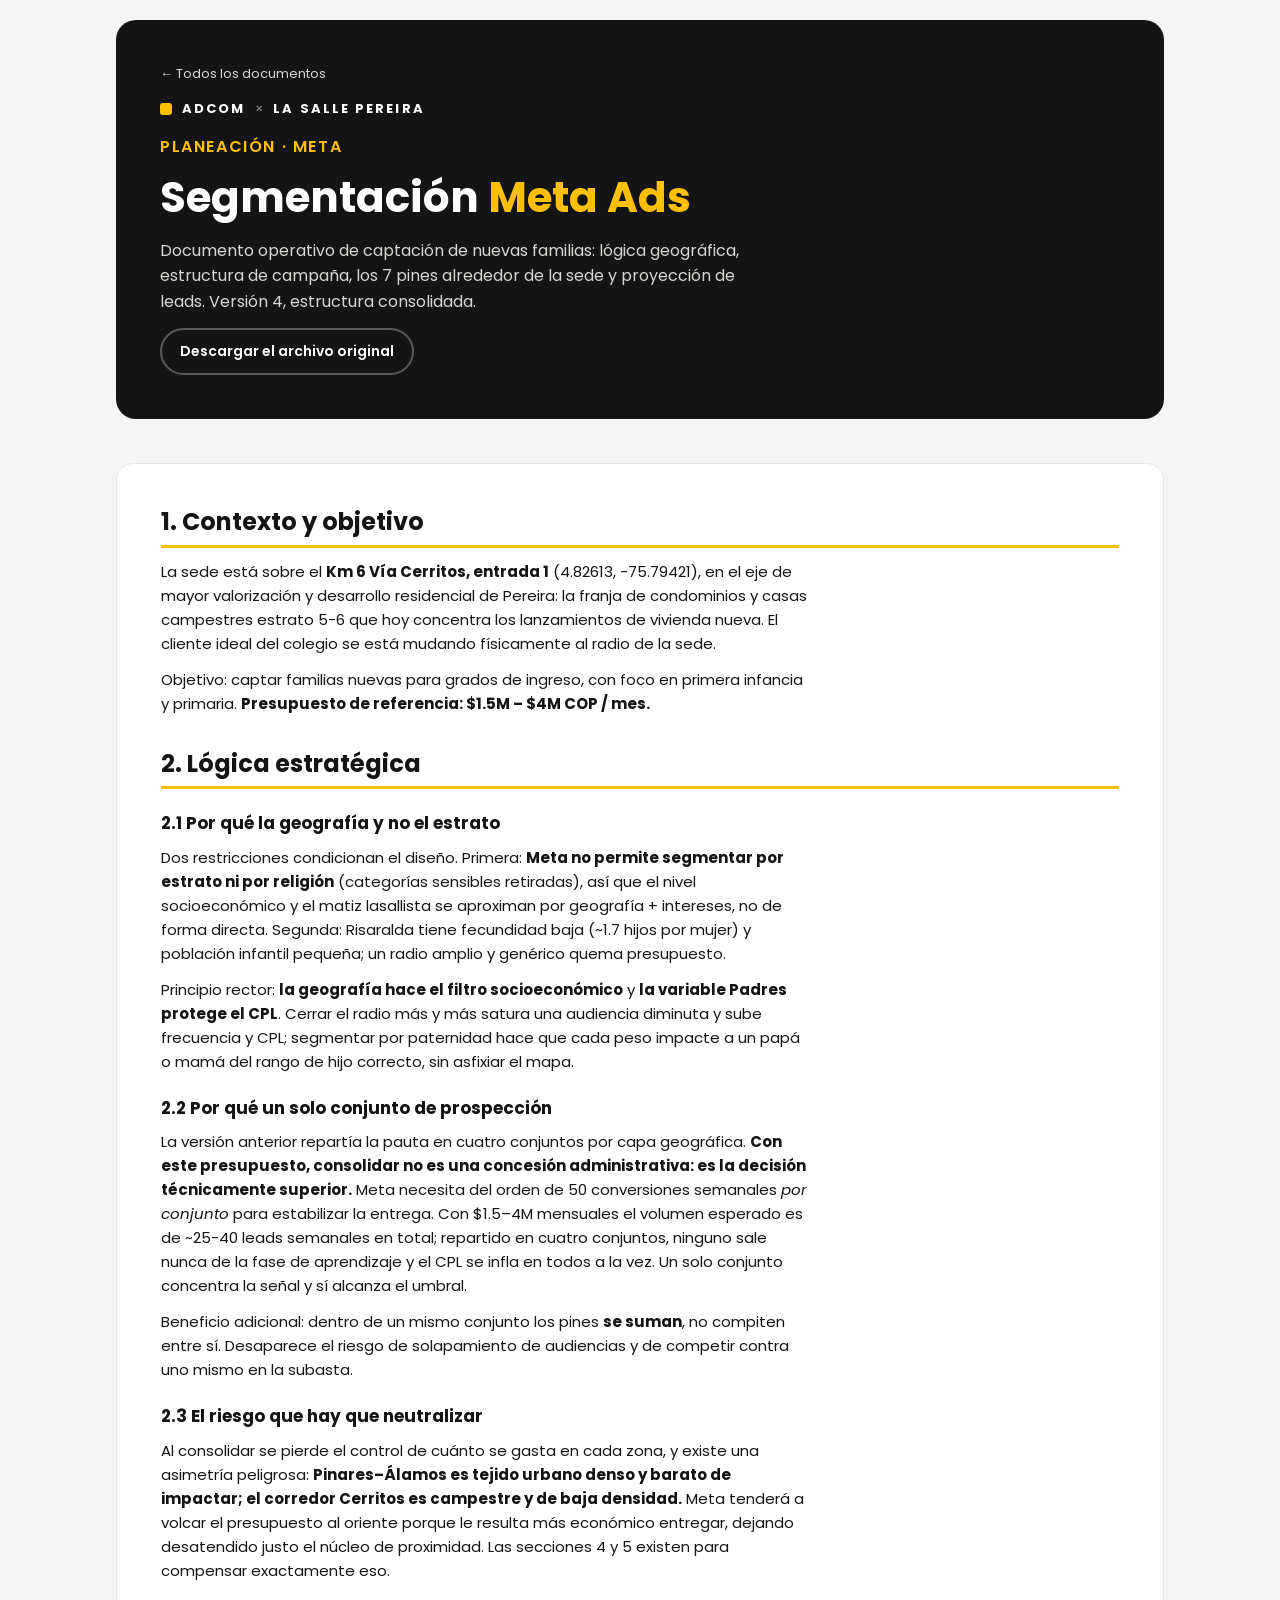
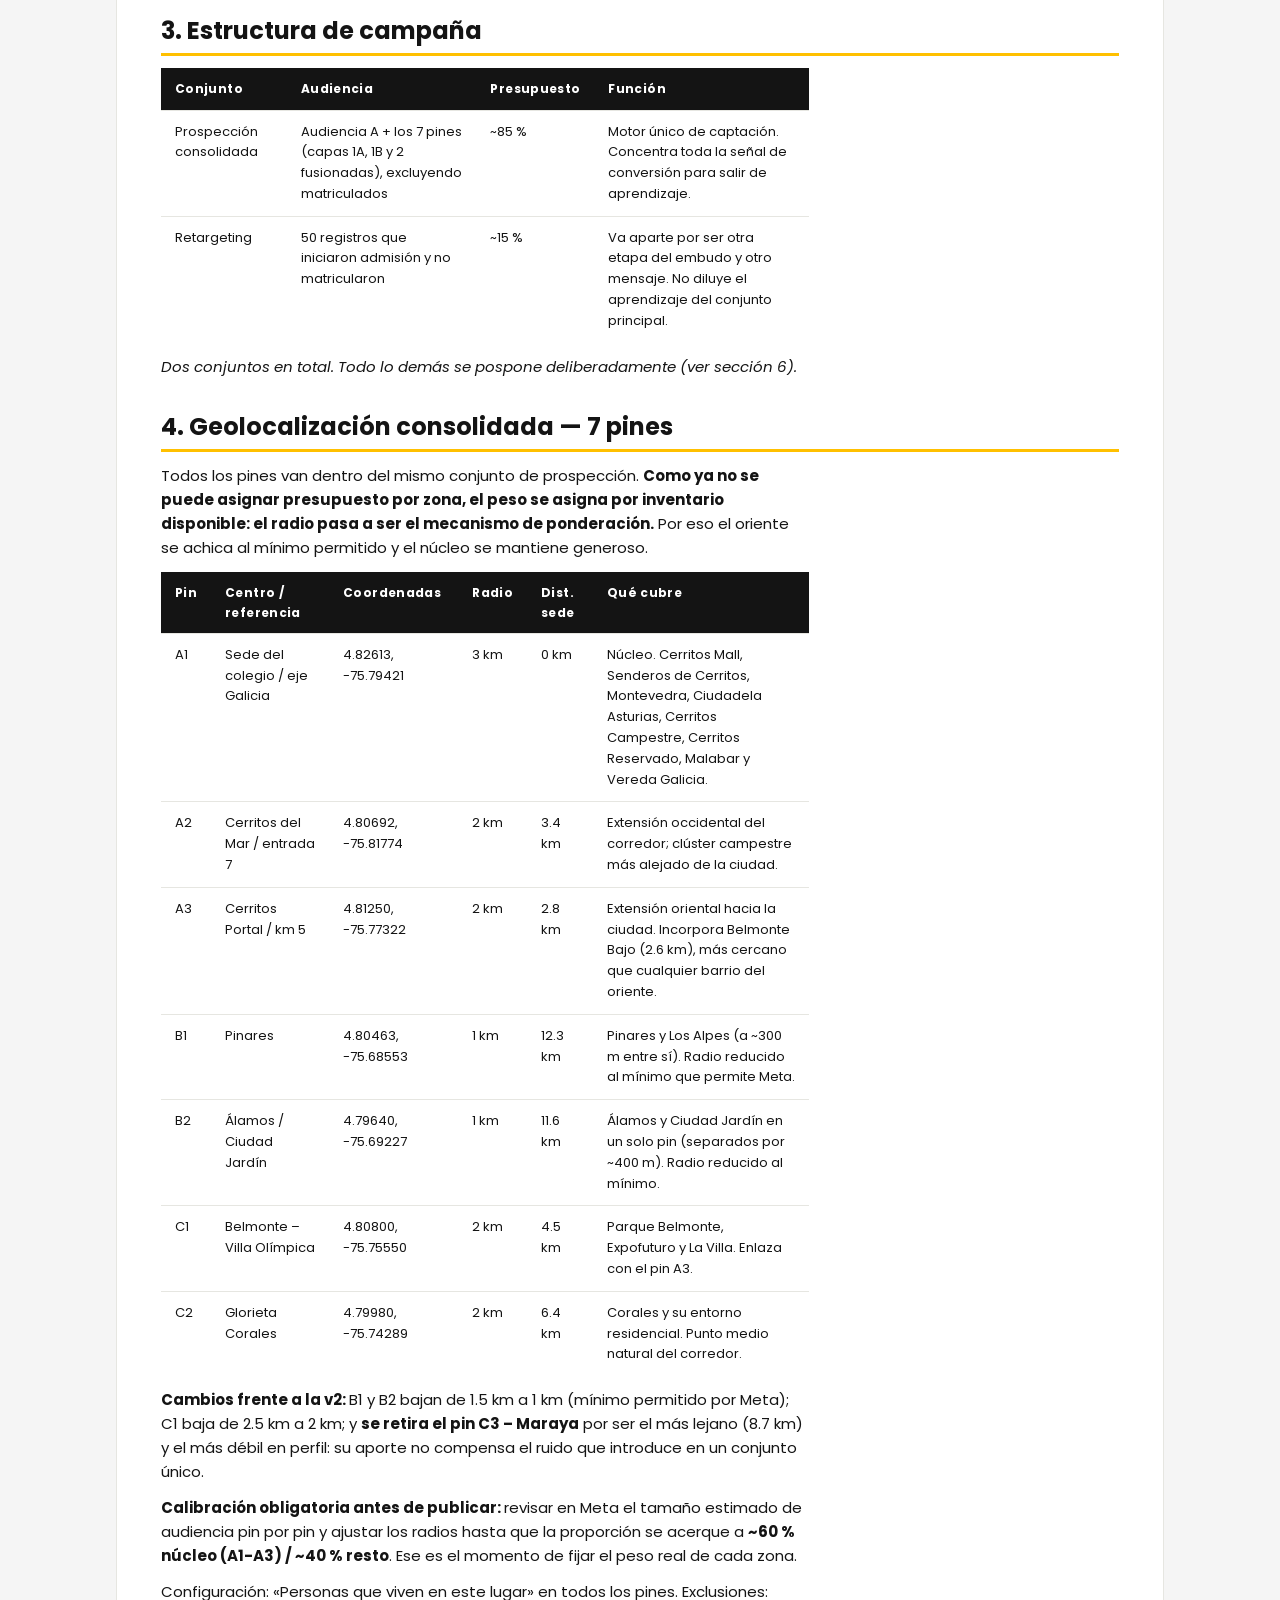
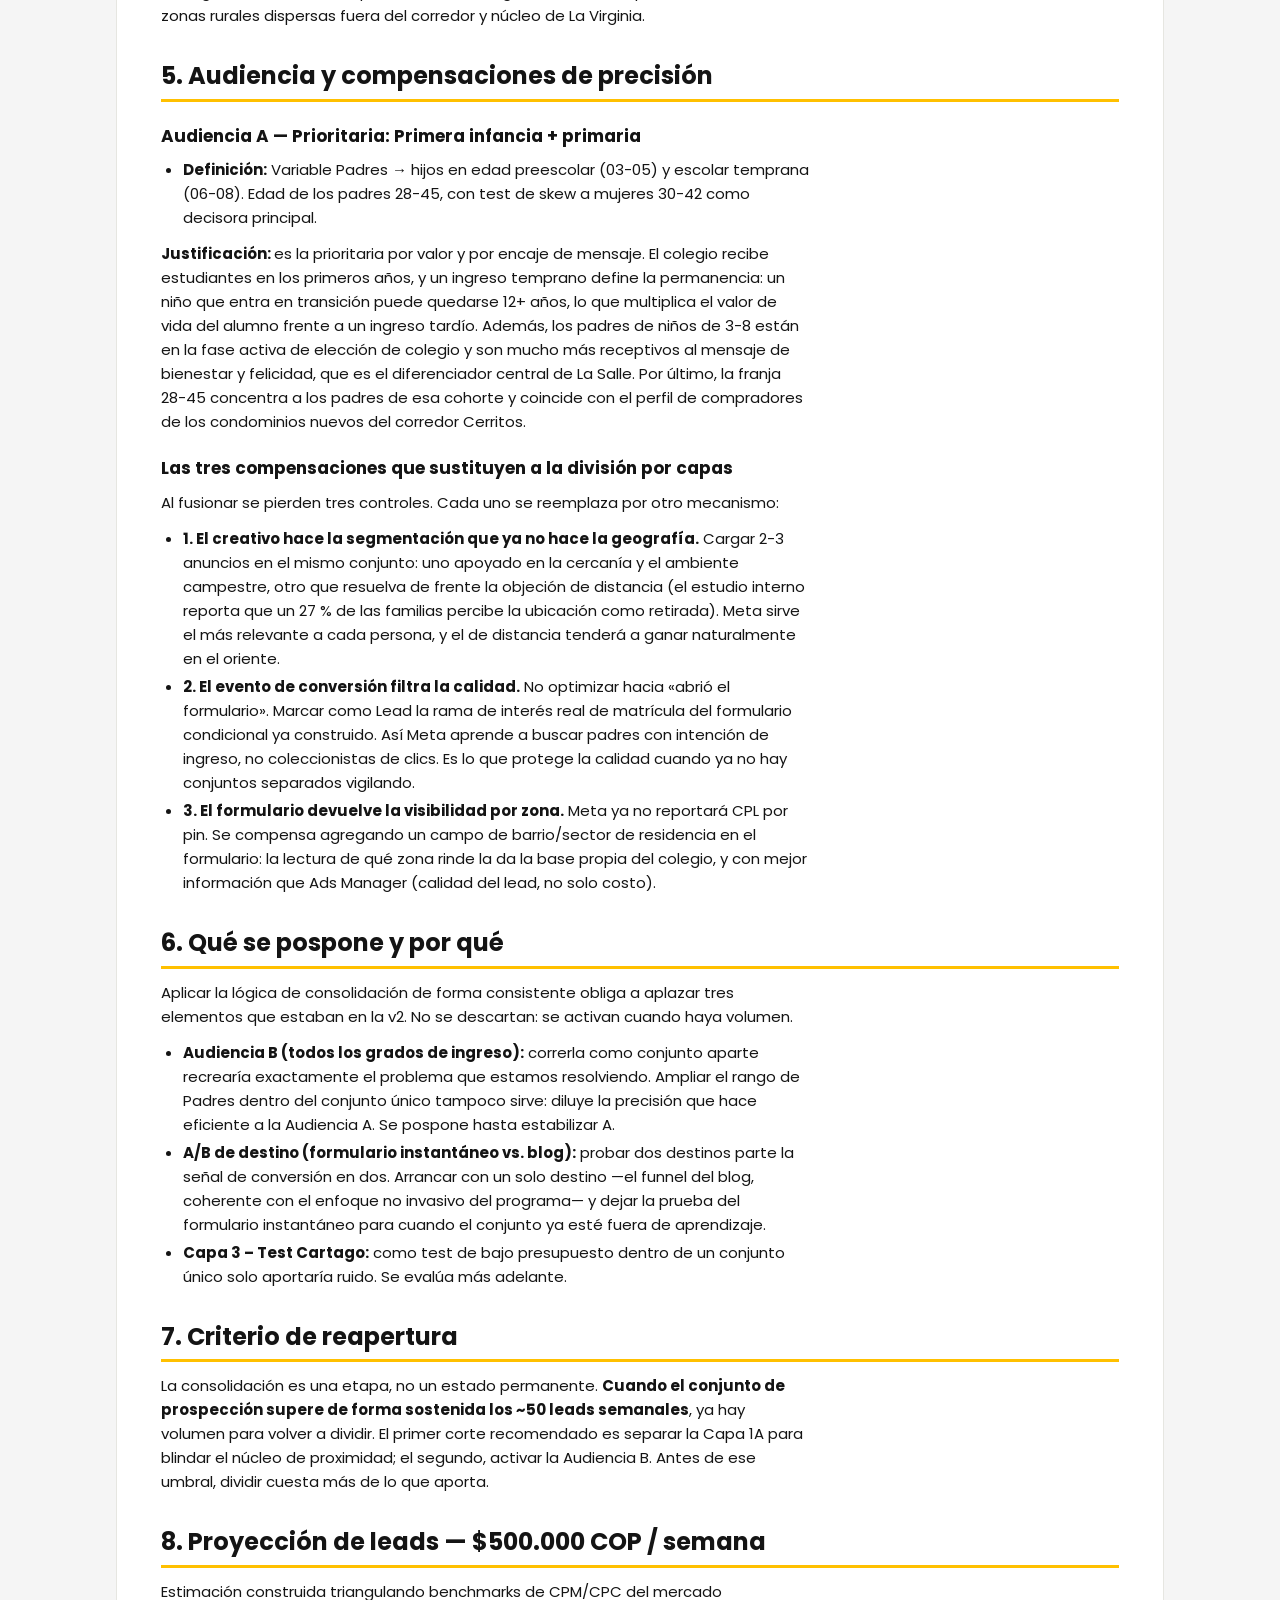
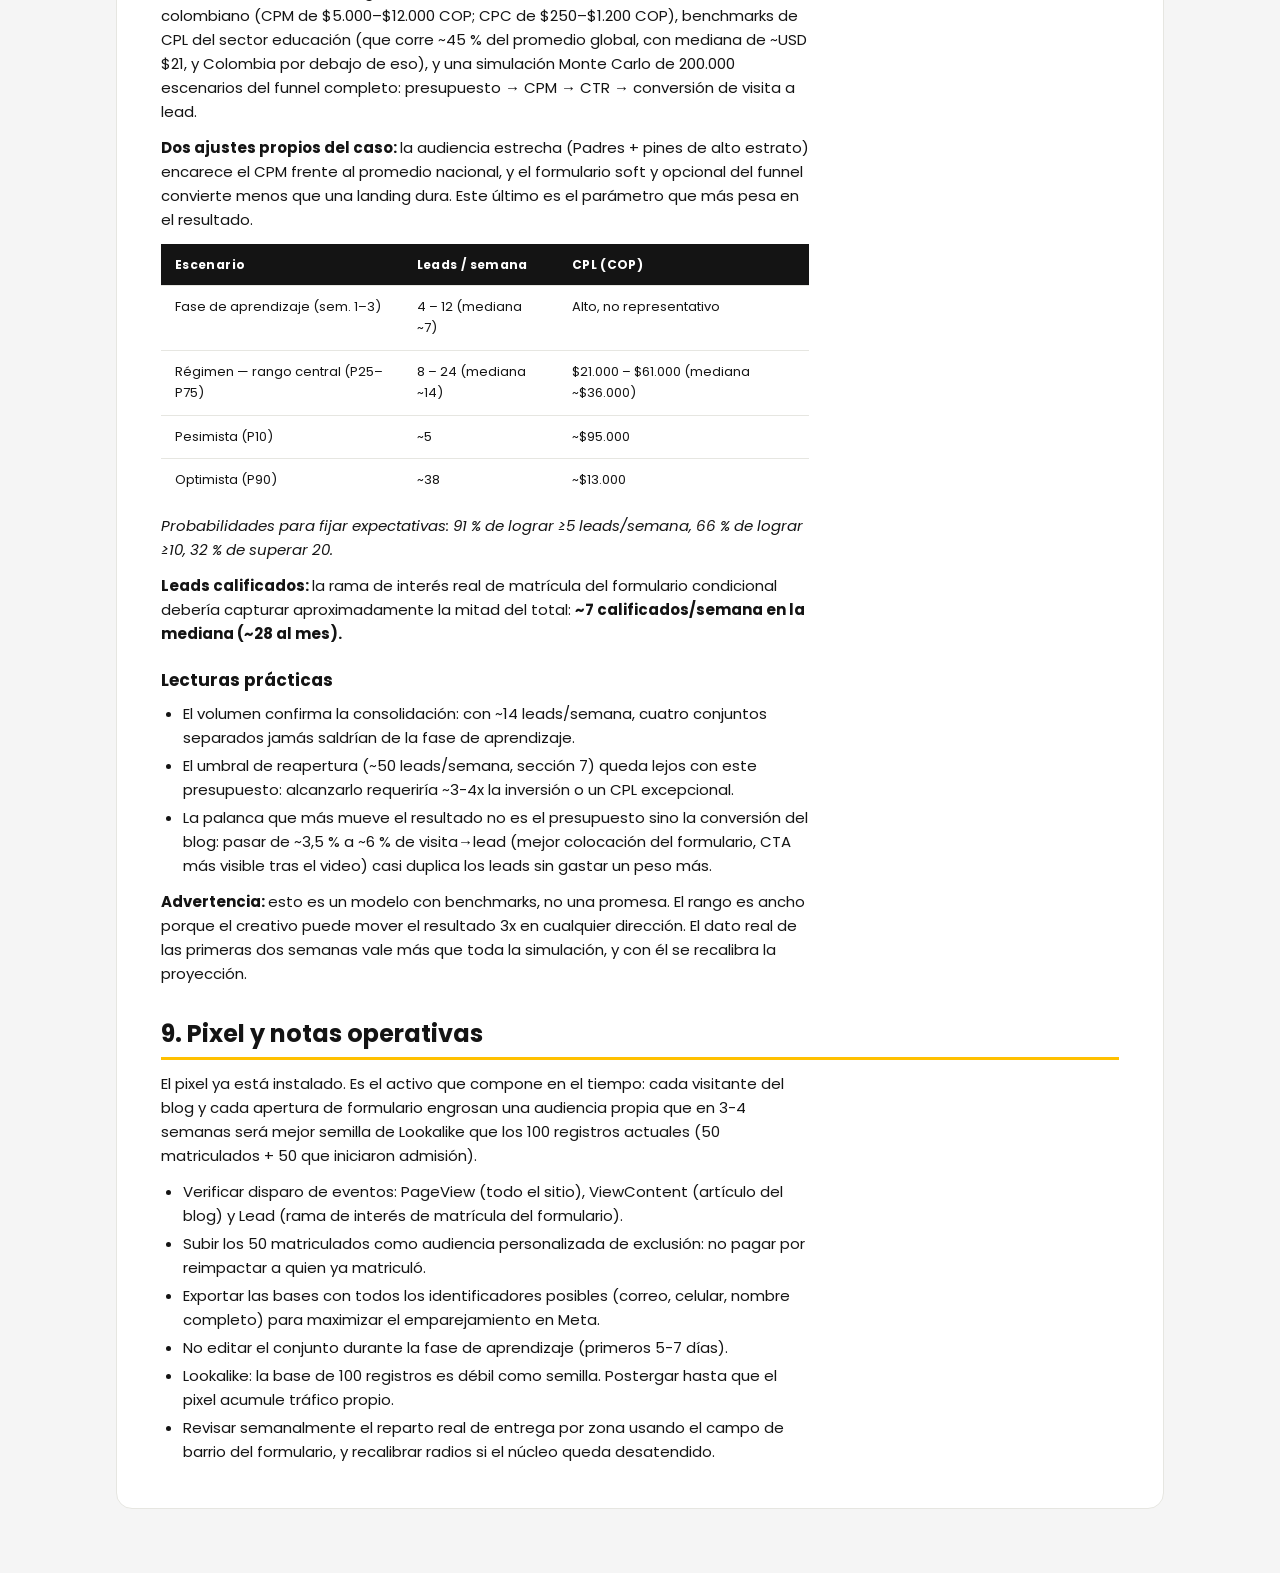
<file: segmentacion-meta.html>
<!doctype html>
<html lang="es">
<head>
<meta charset="utf-8">
<meta name="viewport" content="width=device-width, initial-scale=1">
<title>La Salle · Segmentación Meta Ads</title>
<link rel="preconnect" href="https://fonts.googleapis.com">
<link rel="stylesheet" href="https://fonts.googleapis.com/css2?family=Poppins:wght@400;500;600;700&display=swap">
<link rel="stylesheet" href="assets/css/adcom.css">
<link rel="stylesheet" href="assets/css/documento.css">
</head>
<body>
<div class="wrap">

<header class="top">
  <a class="back" href="index.html">← Todos los documentos</a>
  <div class="brand"><i></i>ADCOM <span class="sep">×</span> LA SALLE PEREIRA</div>
  <p class="eyebrow on-dark">Planeación · Meta</p>
  <h1>Segmentación <span>Meta Ads</span></h1>
  <p>Documento operativo de captación de nuevas familias: lógica geográfica, estructura de campaña, los 7 pines alrededor de la sede y proyección de leads. Versión 4, estructura consolidada.</p>
  <div class="actions"><a class="btn ghost" href="archivos/segmentacion-meta-v4.docx" download>Descargar el archivo original</a></div>
</header>

<article class="doc">
<h2>1. Contexto y objetivo</h2>
<p>La sede está sobre el <b>Km 6 Vía Cerritos, entrada 1</b> (4.82613, -75.79421), en el eje de mayor valorización y desarrollo residencial de Pereira: la franja de condominios y casas campestres estrato 5-6 que hoy concentra los lanzamientos de vivienda nueva. El cliente ideal del colegio se está mudando físicamente al radio de la sede.</p>
<p>Objetivo: captar familias nuevas para grados de ingreso, con foco en primera infancia y primaria. <b>Presupuesto de referencia: $1.5M – $4M COP / mes.</b></p>
<h2>2. Lógica estratégica</h2>
<h3>2.1 Por qué la geografía y no el estrato</h3>
<p>Dos restricciones condicionan el diseño. Primera: <b>Meta no permite segmentar por estrato ni por religión</b> (categorías sensibles retiradas), así que el nivel socioeconómico y el matiz lasallista se aproximan por geografía + intereses, no de forma directa. Segunda: Risaralda tiene fecundidad baja (~1.7 hijos por mujer) y población infantil pequeña; un radio amplio y genérico quema presupuesto.</p>
<p>Principio rector: <b>la geografía hace el filtro socioeconómico</b> y <b>la variable Padres protege el CPL</b>. Cerrar el radio más y más satura una audiencia diminuta y sube frecuencia y CPL; segmentar por paternidad hace que cada peso impacte a un papá o mamá del rango de hijo correcto, sin asfixiar el mapa.</p>
<h3>2.2 Por qué un solo conjunto de prospección</h3>
<p>La versión anterior repartía la pauta en cuatro conjuntos por capa geográfica. <b>Con este presupuesto, consolidar no es una concesión administrativa: es la decisión técnicamente superior.</b> Meta necesita del orden de 50 conversiones semanales <i>por conjunto</i> para estabilizar la entrega. Con $1.5–4M mensuales el volumen esperado es de ~25-40 leads semanales en total; repartido en cuatro conjuntos, ninguno sale nunca de la fase de aprendizaje y el CPL se infla en todos a la vez. Un solo conjunto concentra la señal y sí alcanza el umbral.</p>
<p>Beneficio adicional: dentro de un mismo conjunto los pines <b>se suman</b>, no compiten entre sí. Desaparece el riesgo de solapamiento de audiencias y de competir contra uno mismo en la subasta.</p>
<h3>2.3 El riesgo que hay que neutralizar</h3>
<p>Al consolidar se pierde el control de cuánto se gasta en cada zona, y existe una asimetría peligrosa: <b>Pinares–Álamos es tejido urbano denso y barato de impactar; el corredor Cerritos es campestre y de baja densidad.</b> Meta tenderá a volcar el presupuesto al oriente porque le resulta más económico entregar, dejando desatendido justo el núcleo de proximidad. Las secciones 4 y 5 existen para compensar exactamente eso.</p>
<h2>3. Estructura de campaña</h2>
<div><table>
  <tbody>
    <tr>
      <th>Conjunto</th>
      <th>Audiencia</th>
      <th>Presupuesto</th>
      <th>Función</th>
    </tr>
    <tr>
      <td>Prospección consolidada</td>
      <td>Audiencia A + los 7 pines (capas 1A, 1B y 2 fusionadas), excluyendo matriculados</td>
      <td>~85 %</td>
      <td>Motor único de captación. Concentra toda la señal de conversión para salir de aprendizaje.</td>
    </tr>
    <tr>
      <td>Retargeting</td>
      <td>50 registros que iniciaron admisión y no matricularon</td>
      <td>~15 %</td>
      <td>Va aparte por ser otra etapa del embudo y otro mensaje. No diluye el aprendizaje del conjunto principal.</td>
    </tr>
  </tbody>
</table></div>
<p><i>Dos conjuntos en total. Todo lo demás se pospone deliberadamente (ver sección 6).</i></p>
<h2>4. Geolocalización consolidada — 7 pines</h2>
<p>Todos los pines van dentro del mismo conjunto de prospección. <b>Como ya no se puede asignar presupuesto por zona, el peso se asigna por inventario disponible: el radio pasa a ser el mecanismo de ponderación.</b> Por eso el oriente se achica al mínimo permitido y el núcleo se mantiene generoso.</p>
<div><table>
  <tbody>
    <tr>
      <th>Pin</th>
      <th>Centro / referencia</th>
      <th>Coordenadas</th>
      <th>Radio</th>
      <th>Dist. sede</th>
      <th>Qué cubre</th>
    </tr>
    <tr>
      <td>A1</td>
      <td>Sede del colegio / eje Galicia</td>
      <td>4.82613, -75.79421</td>
      <td>3 km</td>
      <td>0 km</td>
      <td>Núcleo. Cerritos Mall, Senderos de Cerritos, Montevedra, Ciudadela Asturias, Cerritos Campestre, Cerritos Reservado, Malabar y Vereda Galicia.</td>
    </tr>
    <tr>
      <td>A2</td>
      <td>Cerritos del Mar / entrada 7</td>
      <td>4.80692, -75.81774</td>
      <td>2 km</td>
      <td>3.4 km</td>
      <td>Extensión occidental del corredor; clúster campestre más alejado de la ciudad.</td>
    </tr>
    <tr>
      <td>A3</td>
      <td>Cerritos Portal / km 5</td>
      <td>4.81250, -75.77322</td>
      <td>2 km</td>
      <td>2.8 km</td>
      <td>Extensión oriental hacia la ciudad. Incorpora Belmonte Bajo (2.6 km), más cercano que cualquier barrio del oriente.</td>
    </tr>
    <tr>
      <td>B1</td>
      <td>Pinares</td>
      <td>4.80463, -75.68553</td>
      <td>1 km</td>
      <td>12.3 km</td>
      <td>Pinares y Los Alpes (a ~300 m entre sí). Radio reducido al mínimo que permite Meta.</td>
    </tr>
    <tr>
      <td>B2</td>
      <td>Álamos / Ciudad Jardín</td>
      <td>4.79640, -75.69227</td>
      <td>1 km</td>
      <td>11.6 km</td>
      <td>Álamos y Ciudad Jardín en un solo pin (separados por ~400 m). Radio reducido al mínimo.</td>
    </tr>
    <tr>
      <td>C1</td>
      <td>Belmonte – Villa Olímpica</td>
      <td>4.80800, -75.75550</td>
      <td>2 km</td>
      <td>4.5 km</td>
      <td>Parque Belmonte, Expofuturo y La Villa. Enlaza con el pin A3.</td>
    </tr>
    <tr>
      <td>C2</td>
      <td>Glorieta Corales</td>
      <td>4.79980, -75.74289</td>
      <td>2 km</td>
      <td>6.4 km</td>
      <td>Corales y su entorno residencial. Punto medio natural del corredor.</td>
    </tr>
  </tbody>
</table></div>
<p><b>Cambios frente a la v2: </b>B1 y B2 bajan de 1.5 km a 1 km (mínimo permitido por Meta); C1 baja de 2.5 km a 2 km; y <b>se retira el pin C3 – Maraya</b> por ser el más lejano (8.7 km) y el más débil en perfil: su aporte no compensa el ruido que introduce en un conjunto único.</p>
<p><b>Calibración obligatoria antes de publicar: </b>revisar en Meta el tamaño estimado de audiencia pin por pin y ajustar los radios hasta que la proporción se acerque a <b>~60 % núcleo (A1-A3) / ~40 % resto</b>. Ese es el momento de fijar el peso real de cada zona.</p>
<p>Configuración: «Personas que viven en este lugar» en todos los pines. Exclusiones: zonas rurales dispersas fuera del corredor y núcleo de La Virginia.</p>
<h2>5. Audiencia y compensaciones de precisión</h2>
<h3>Audiencia A — Prioritaria: Primera infancia + primaria</h3>
<ul>
  <li><b>Definición:</b> Variable Padres → hijos en edad preescolar (03-05) y escolar temprana (06-08). Edad de los padres 28-45, con test de skew a mujeres 30-42 como decisora principal.</li>
</ul>
<p><b>Justificación: </b>es la prioritaria por valor y por encaje de mensaje. El colegio recibe estudiantes en los primeros años, y un ingreso temprano define la permanencia: un niño que entra en transición puede quedarse 12+ años, lo que multiplica el valor de vida del alumno frente a un ingreso tardío. Además, los padres de niños de 3-8 están en la fase activa de elección de colegio y son mucho más receptivos al mensaje de bienestar y felicidad, que es el diferenciador central de La Salle. Por último, la franja 28-45 concentra a los padres de esa cohorte y coincide con el perfil de compradores de los condominios nuevos del corredor Cerritos.</p>
<h3>Las tres compensaciones que sustituyen a la división por capas</h3>
<p>Al fusionar se pierden tres controles. Cada uno se reemplaza por otro mecanismo:</p>
<ul>
  <li><b>1. El creativo hace la segmentación que ya no hace la geografía.</b> Cargar 2-3 anuncios en el mismo conjunto: uno apoyado en la cercanía y el ambiente campestre, otro que resuelva de frente la objeción de distancia (el estudio interno reporta que un 27 % de las familias percibe la ubicación como retirada). Meta sirve el más relevante a cada persona, y el de distancia tenderá a ganar naturalmente en el oriente.</li>
  <li><b>2. El evento de conversión filtra la calidad.</b> No optimizar hacia «abrió el formulario». Marcar como Lead la rama de interés real de matrícula del formulario condicional ya construido. Así Meta aprende a buscar padres con intención de ingreso, no coleccionistas de clics. Es lo que protege la calidad cuando ya no hay conjuntos separados vigilando.</li>
  <li><b>3. El formulario devuelve la visibilidad por zona.</b> Meta ya no reportará CPL por pin. Se compensa agregando un campo de barrio/sector de residencia en el formulario: la lectura de qué zona rinde la da la base propia del colegio, y con mejor información que Ads Manager (calidad del lead, no solo costo).</li>
</ul>
<h2>6. Qué se pospone y por qué</h2>
<p>Aplicar la lógica de consolidación de forma consistente obliga a aplazar tres elementos que estaban en la v2. No se descartan: se activan cuando haya volumen.</p>
<ul>
  <li><b>Audiencia B (todos los grados de ingreso):</b> correrla como conjunto aparte recrearía exactamente el problema que estamos resolviendo. Ampliar el rango de Padres dentro del conjunto único tampoco sirve: diluye la precisión que hace eficiente a la Audiencia A. Se pospone hasta estabilizar A.</li>
  <li><b>A/B de destino (formulario instantáneo vs. blog):</b> probar dos destinos parte la señal de conversión en dos. Arrancar con un solo destino —el funnel del blog, coherente con el enfoque no invasivo del programa— y dejar la prueba del formulario instantáneo para cuando el conjunto ya esté fuera de aprendizaje.</li>
  <li><b>Capa 3 – Test Cartago:</b> como test de bajo presupuesto dentro de un conjunto único solo aportaría ruido. Se evalúa más adelante.</li>
</ul>
<h2>7. Criterio de reapertura</h2>
<p>La consolidación es una etapa, no un estado permanente. <b>Cuando el conjunto de prospección supere de forma sostenida los ~50 leads semanales</b>, ya hay volumen para volver a dividir. El primer corte recomendado es separar la Capa 1A para blindar el núcleo de proximidad; el segundo, activar la Audiencia B. Antes de ese umbral, dividir cuesta más de lo que aporta.</p>
<h2>8. Proyección de leads — $500.000 COP / semana</h2>
<p>Estimación construida triangulando benchmarks de CPM/CPC del mercado colombiano (CPM de $5.000–$12.000 COP; CPC de $250–$1.200 COP), benchmarks de CPL del sector educación (que corre ~45 % del promedio global, con mediana de ~USD $21, y Colombia por debajo de eso), y una simulación Monte Carlo de 200.000 escenarios del funnel completo: presupuesto → CPM → CTR → conversión de visita a lead.</p>
<p><b>Dos ajustes propios del caso: </b>la audiencia estrecha (Padres + pines de alto estrato) encarece el CPM frente al promedio nacional, y el formulario soft y opcional del funnel convierte menos que una landing dura. Este último es el parámetro que más pesa en el resultado.</p>
<div><table>
  <tbody>
    <tr>
      <th>Escenario</th>
      <th>Leads / semana</th>
      <th>CPL (COP)</th>
    </tr>
    <tr>
      <td>Fase de aprendizaje (sem. 1–3)</td>
      <td>4 – 12 (mediana ~7)</td>
      <td>Alto, no representativo</td>
    </tr>
    <tr>
      <td>Régimen — rango central (P25–P75)</td>
      <td>8 – 24 (mediana ~14)</td>
      <td>$21.000 – $61.000 (mediana ~$36.000)</td>
    </tr>
    <tr>
      <td>Pesimista (P10)</td>
      <td>~5</td>
      <td>~$95.000</td>
    </tr>
    <tr>
      <td>Optimista (P90)</td>
      <td>~38</td>
      <td>~$13.000</td>
    </tr>
  </tbody>
</table></div>
<p><i>Probabilidades para fijar expectativas: 91 % de lograr ≥5 leads/semana, 66 % de lograr ≥10, 32 % de superar 20.</i></p>
<p><b>Leads calificados: </b>la rama de interés real de matrícula del formulario condicional debería capturar aproximadamente la mitad del total: <b>~7 calificados/semana en la mediana (~28 al mes).</b></p>
<h3>Lecturas prácticas</h3>
<ul>
  <li>El volumen confirma la consolidación: con ~14 leads/semana, cuatro conjuntos separados jamás saldrían de la fase de aprendizaje.</li>
  <li>El umbral de reapertura (~50 leads/semana, sección 7) queda lejos con este presupuesto: alcanzarlo requeriría ~3-4x la inversión o un CPL excepcional.</li>
  <li>La palanca que más mueve el resultado no es el presupuesto sino la conversión del blog: pasar de ~3,5 % a ~6 % de visita→lead (mejor colocación del formulario, CTA más visible tras el video) casi duplica los leads sin gastar un peso más.</li>
</ul>
<p><b>Advertencia: </b>esto es un modelo con benchmarks, no una promesa. El rango es ancho porque el creativo puede mover el resultado 3x en cualquier dirección. El dato real de las primeras dos semanas vale más que toda la simulación, y con él se recalibra la proyección.</p>
<h2>9. Pixel y notas operativas</h2>
<p>El pixel ya está instalado. Es el activo que compone en el tiempo: cada visitante del blog y cada apertura de formulario engrosan una audiencia propia que en 3-4 semanas será mejor semilla de Lookalike que los 100 registros actuales (50 matriculados + 50 que iniciaron admisión).</p>
<ul>
  <li>Verificar disparo de eventos: PageView (todo el sitio), ViewContent (artículo del blog) y Lead (rama de interés de matrícula del formulario).</li>
  <li>Subir los 50 matriculados como audiencia personalizada de exclusión: no pagar por reimpactar a quien ya matriculó.</li>
  <li>Exportar las bases con todos los identificadores posibles (correo, celular, nombre completo) para maximizar el emparejamiento en Meta.</li>
  <li>No editar el conjunto durante la fase de aprendizaje (primeros 5-7 días).</li>
  <li>Lookalike: la base de 100 registros es débil como semilla. Postergar hasta que el pixel acumule tráfico propio.</li>
  <li>Revisar semanalmente el reparto real de entrega por zona usando el campo de barrio del formulario, y recalibrar radios si el núcleo queda desatendido.</li>
</ul>
</article>

</div>
</body>
</html>
</file>
<file: assets/css/adcom.css>
/* ADCOM client template, shared by the RIS hub pages. Black rounded header, yellow accent, white cards on light gray. Light only, like the other client reports. */
:root {
  --bg: #F5F5F5; --card: #FFFFFF; --ink: #141414; --muted: #63635E; --line: #E6E6E1; --panel: #F7F7F5;
  --accent: #FFC000; --accent-soft: #FFF5D1; --head: #141414; --head-ink: #FFFFFF;
  --f: "Poppins", "Segoe UI", Helvetica, Arial, sans-serif;
  color-scheme: light;
}
* { box-sizing: border-box; }
html, body { background: var(--bg); margin: 0; }
body { color: var(--ink); font-family: var(--f); font-size: 15px; line-height: 1.6; }
.wrap { max-width: 1080px; margin: 0 auto; padding-inline: 16px; padding-block: 20px 64px; display: grid; gap: 44px; }
h1, h2, h3 { margin: 0; line-height: 1.2; text-wrap: balance; }
p, ul, ol { margin: 0; }
a { color: inherit; }
.muted { color: var(--muted); }
.eyebrow { font-size: 11px; font-weight: 600; letter-spacing: .1em; text-transform: uppercase; color: var(--muted); }

/* Header */
.top { background: var(--head); color: var(--head-ink); border-radius: 20px; padding: clamp(24px, 4vw, 44px); display: grid; gap: 14px; }
.brand { display: flex; align-items: center; gap: 10px; font-weight: 700; letter-spacing: .16em; font-size: 13px; }
.brand i { width: 12px; height: 12px; border-radius: 3px; background: var(--accent); }
.brand .sep { color: #8A8A85; font-weight: 400; letter-spacing: 0; }
.top h1 { font-size: clamp(28px, 4.6vw, 42px); font-weight: 700; }
.top h1 span { color: var(--accent); }
.top p { max-width: 62ch; color: #D6D6D2; font-size: 16px; }
.back { color: #D6D6D2; font-size: 13px; text-decoration: none; justify-self: start; }
.back:hover, .back:focus-visible { color: var(--accent); }

/* Sections */
.section { display: grid; gap: 16px; }
.section-head { display: grid; gap: 4px; padding-bottom: 12px; border-bottom: 3px solid var(--accent); }
.section-head h2 { font-size: clamp(21px, 3vw, 26px); }

/* Link cards */
.grid { display: grid; grid-template-columns: repeat(auto-fill, minmax(290px, 1fr)); gap: 16px; }
.card { background: var(--card); border-radius: 16px; padding: 22px; display: grid; gap: 10px; align-content: start;
  border: 1px solid var(--line); border-bottom: 4px solid var(--accent); text-decoration: none; color: var(--ink); }
a.card:hover, a.card:focus-visible { background: var(--accent-soft); outline: none; }
.card h3 { font-size: 19px; }
.card p { font-size: 14px; color: var(--muted); }
.card .go { font-size: 14px; font-weight: 600; margin-top: 4px; }
.card.soon { border-bottom-color: var(--line); border-style: dashed; border-bottom-style: dashed; background: transparent; }
.tag { justify-self: start; font-size: 11px; font-weight: 600; letter-spacing: .06em; text-transform: uppercase;
  background: var(--accent); color: var(--ink); border-radius: 99px; padding: 2px 10px; }
.tag.off { background: var(--line); color: var(--muted); }
.facts { display: flex; flex-wrap: wrap; gap: 6px; list-style: none; padding: 0; }
.facts li { background: var(--panel); border-radius: 99px; padding: 2px 10px; font-size: 12px; }

/* Buttons */
.actions { display: flex; flex-wrap: wrap; gap: 10px; }
.btn { display: inline-flex; align-items: center; gap: 8px; border-radius: 99px; padding: 10px 18px; font-weight: 600; font-size: 14px;
  text-decoration: none; background: var(--accent); color: var(--ink); border: 2px solid var(--accent); }
.btn:hover, .btn:focus-visible { background: var(--head); color: var(--accent); border-color: var(--head); outline: none; }
.btn.ghost { background: transparent; color: var(--head-ink); border-color: #5A5A56; }
.btn.ghost:hover, .btn.ghost:focus-visible { border-color: var(--accent); color: var(--accent); background: transparent; }
.btn.off { background: transparent; color: var(--muted); border: 2px dashed #8A8A85; cursor: not-allowed; }

/* KPIs */
.kpis { display: grid; grid-template-columns: repeat(auto-fit, minmax(200px, 1fr)); gap: 14px; }
.kpi { background: var(--card); border-radius: 16px; padding: 20px; display: grid; gap: 4px; border: 1px solid var(--line); }
.kpi b { font-size: clamp(26px, 3.4vw, 32px); line-height: 1.1; font-variant-numeric: tabular-nums; }
.kpi b::after { content: ""; display: block; width: 36px; height: 4px; border-radius: 2px; background: var(--accent); margin-top: 10px; }
.kpi span { font-size: 13px; color: var(--muted); }

/* Tables */
.table-wrap { overflow-x: auto; background: var(--card); border-radius: 16px; border: 1px solid var(--line); }
table { border-collapse: collapse; width: 100%; font-size: 14px; min-width: 640px; }
th, td { padding: 11px 14px; text-align: right; white-space: nowrap; font-variant-numeric: tabular-nums; }
th:first-child, td:first-child { text-align: left; }
thead th { font-size: 11px; font-weight: 600; letter-spacing: .06em; text-transform: uppercase; color: var(--muted); border-bottom: 2px solid var(--line); }
tbody tr + tr td { border-top: 1px solid var(--line); }
tr.hi td { background: var(--accent-soft); }
tfoot td { font-weight: 700; border-top: 2px solid var(--ink); }

.note { font-size: 13px; color: var(--muted); max-width: 72ch; }
.panel { background: var(--card); border-radius: 16px; padding: clamp(18px, 3vw, 26px); border: 1px solid var(--line); display: grid; gap: 10px; }
footer { font-size: 12px; color: var(--muted); }
</file>
<file: assets/css/documento.css>
/* Long-form document pages (planeación, creatividad). Builds on adcom.css. */
.top .eyebrow.on-dark { color: var(--accent); }

.doc { background: var(--card); border: 1px solid var(--line); border-radius: 16px; padding: clamp(20px, 4vw, 44px); display: grid; gap: 12px; }
.doc > * { max-width: 72ch; }
.doc > .table-wrap { max-width: none; }
.doc h2 { font-size: clamp(20px, 2.8vw, 24px); margin-top: 22px; padding-bottom: 8px; border-bottom: 3px solid var(--accent); }
.doc h2:first-child { margin-top: 0; }
.doc h3 { font-size: 17px; margin-top: 12px; }
.doc h4 { font-size: 15px; margin-top: 8px; }
.doc ul, .doc ol { padding-left: 22px; display: grid; gap: 4px; }
.doc hr { border: 0; border-top: 1px solid var(--line); margin: 10px 0; width: 100%; max-width: none; }
.doc code { font-size: 13px; background: var(--panel); border-radius: 6px; padding: 1px 6px; }
.doc .small { font-size: 13px; color: var(--muted); }
.doc .table-wrap { border-radius: 12px; }
.doc table { font-size: 13px; }
.doc th, .doc td { white-space: normal; text-align: left; vertical-align: top; }
.doc thead th, .doc tr:first-child th { background: var(--head); color: var(--head-ink); font-size: 12px; letter-spacing: .03em; text-transform: none; }
.doc td p, .doc th p { margin: 0; }

table.tight { font-size: 13px; }
table.tight th, table.tight td { padding: 10px 9px; white-space: normal; }
table.tight td:nth-child(n+6) { white-space: nowrap; }

.reels { display: grid; gap: 16px; }
.reel { background: var(--card); border: 1px solid var(--line); border-bottom: 4px solid var(--accent); border-radius: 16px; padding: clamp(18px, 3vw, 26px); display: grid; gap: 14px; }
.reel header { display: grid; gap: 8px; }
.reel h3 { font-size: 20px; }
.reel dl { margin: 0; display: grid; grid-template-columns: 170px 1fr; gap: 10px 18px; }
.reel dt { font-size: 12px; font-weight: 600; letter-spacing: .06em; text-transform: uppercase; color: var(--muted); padding-top: 2px; }
.reel dd { margin: 0; display: grid; gap: 4px; font-size: 14px; }
.reel dd.script { background: var(--panel); border-left: 3px solid var(--accent); border-radius: 0 10px 10px 0; padding: 10px 14px; font-style: italic; }
@media (max-width: 640px) { .reel dl { grid-template-columns: 1fr; gap: 2px; } .reel dd { margin-bottom: 10px; } }
table.tight th:nth-child(-n+5), table.tight td:nth-child(-n+5) { text-align: left; }
</file>
